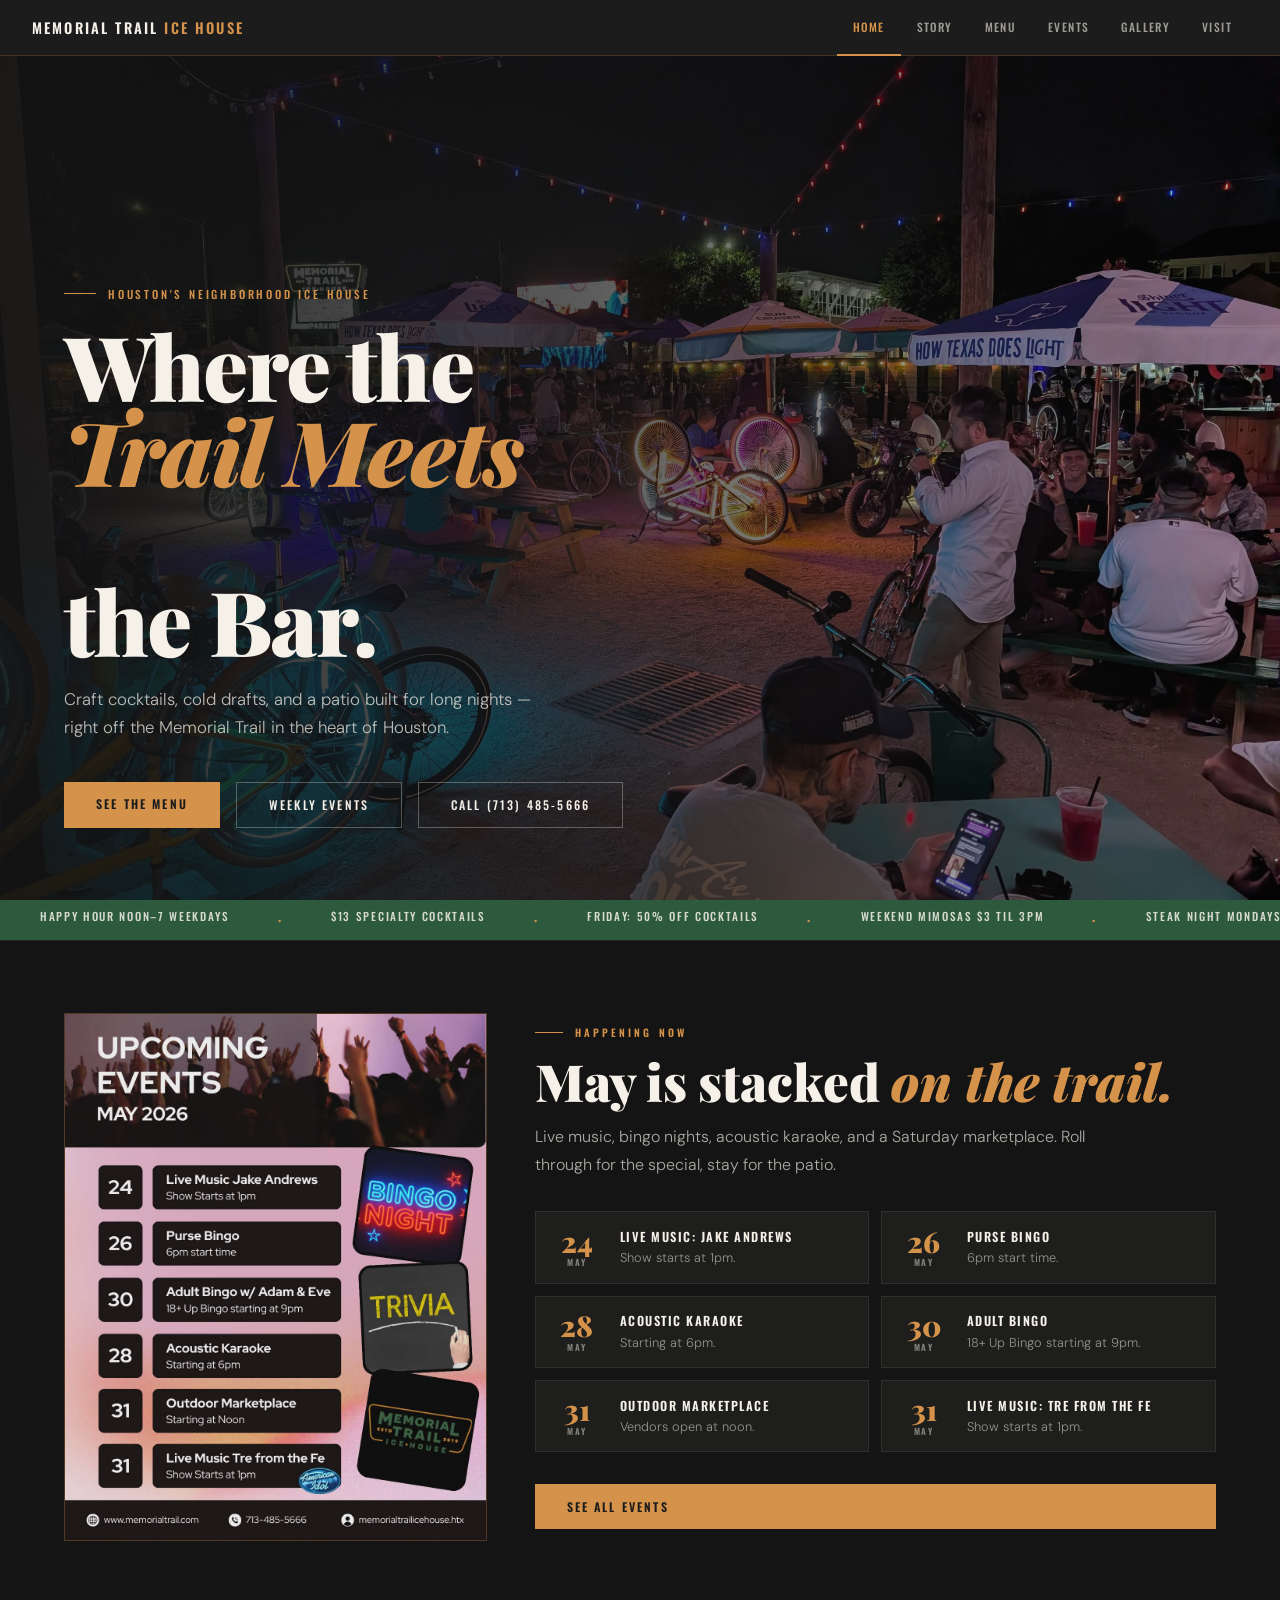
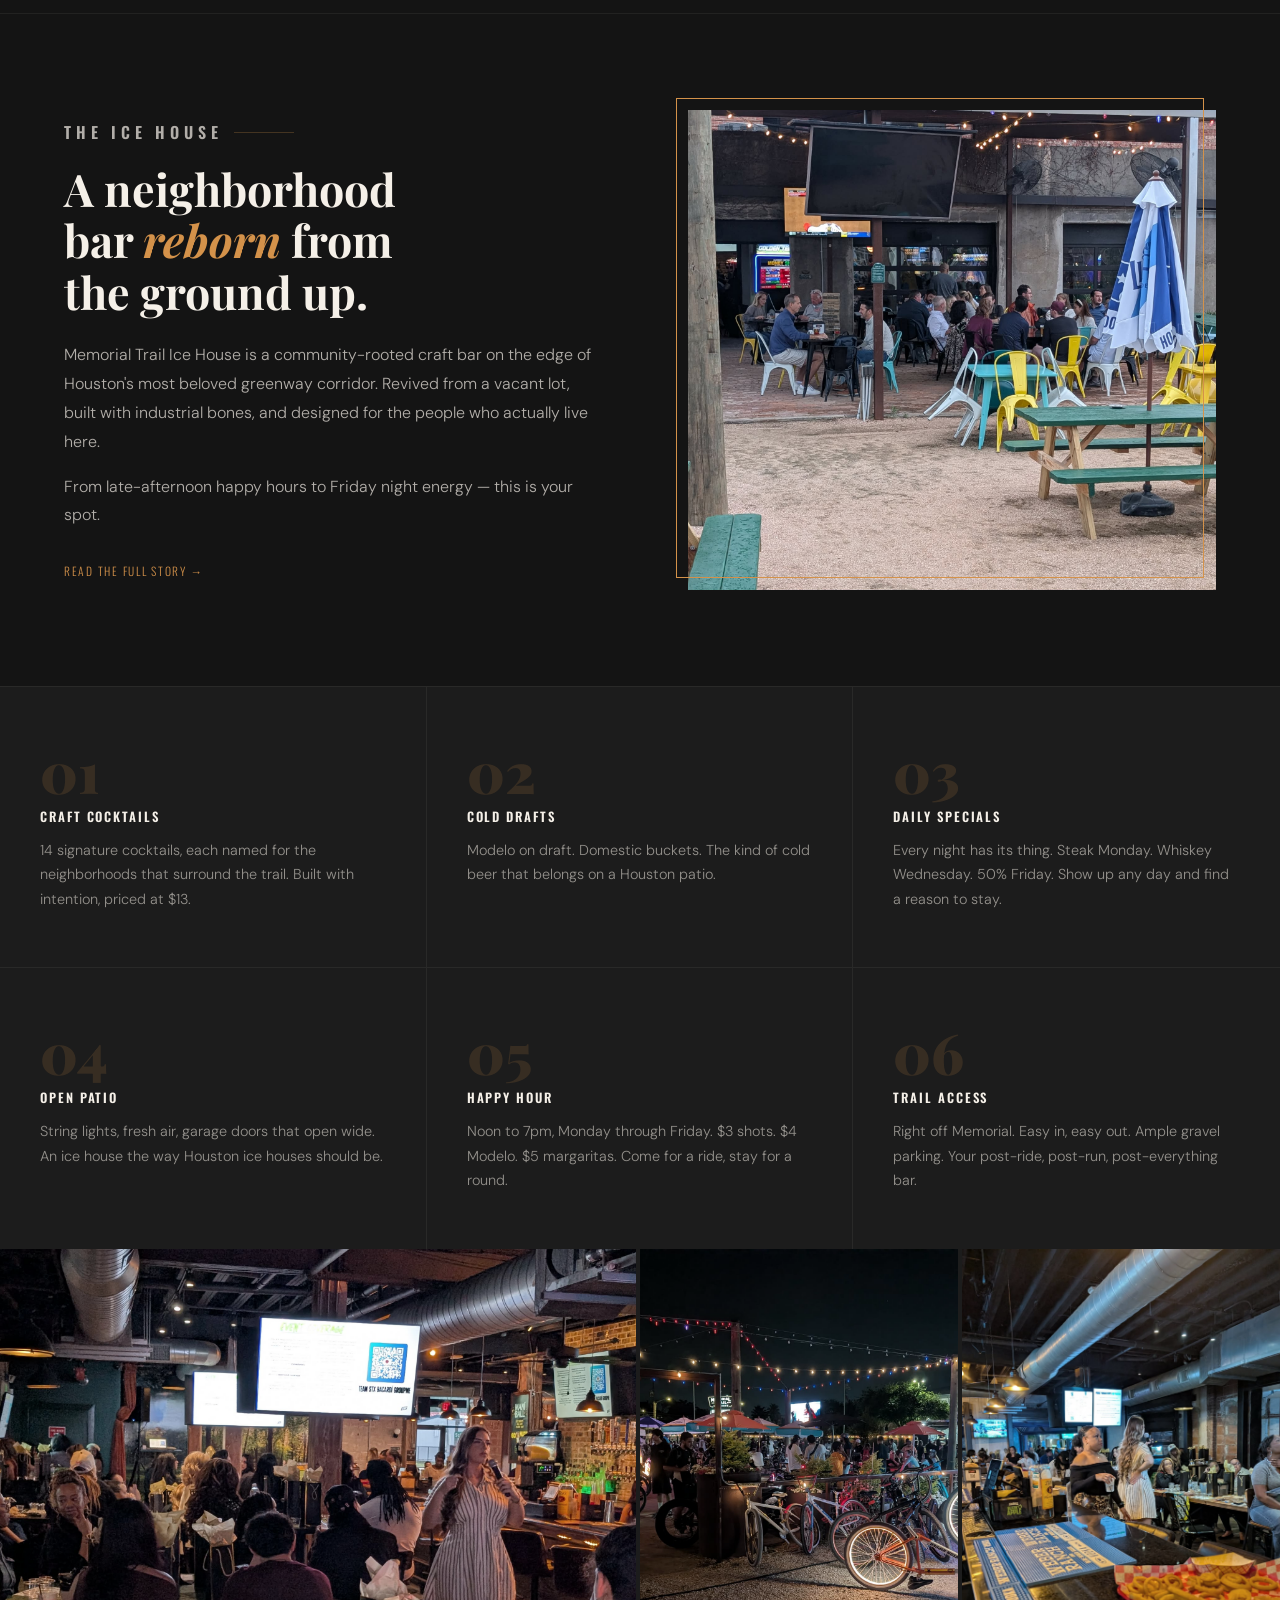
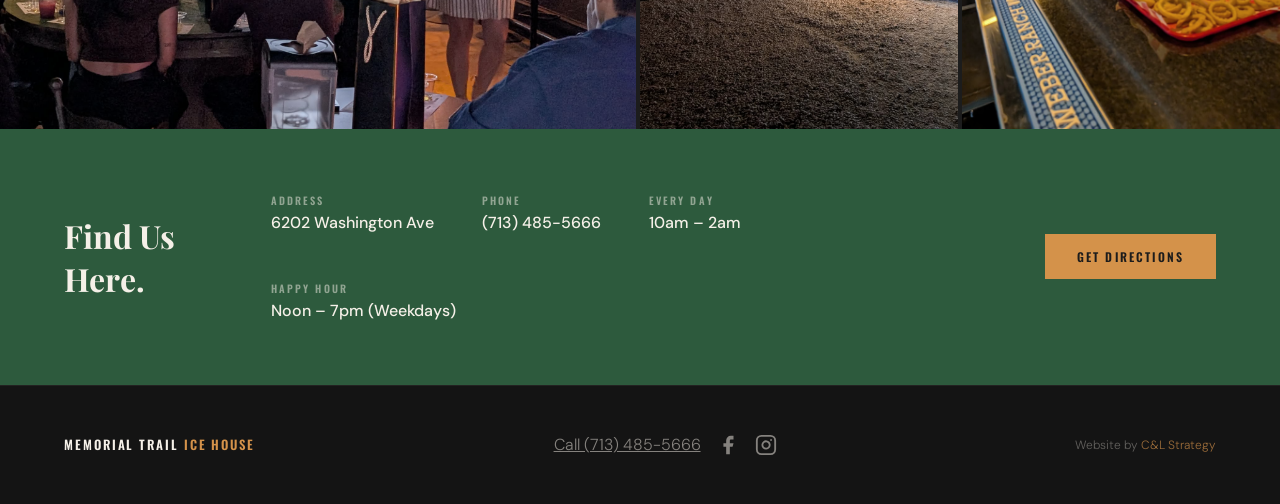
<file: index.html>
<!DOCTYPE html>
<html lang="en">
<head>
<meta charset="UTF-8">
<meta name="viewport" content="width=device-width, initial-scale=1.0">
<meta name="description" content="Memorial Trail Ice House at 6202 Washington Ave in Houston. Craft cocktails, cold drafts, patio seating, happy hour, events, and late-night neighborhood energy.">
<meta property="og:title" content="Memorial Trail Ice House - Houston, TX">
<meta property="og:description" content="Craft cocktails, cold drafts, and a patio built for long nights along Houston's Memorial Trail.">
<meta property="og:type" content="website">
<title>Memorial Trail Ice House — Houston, TX</title>
<link rel="preconnect" href="https://fonts.googleapis.com">
<link rel="preconnect" href="https://fonts.gstatic.com" crossorigin>
<link href="https://fonts.googleapis.com/css2?family=Playfair+Display:ital,wght@0,700;0,900;1,700&family=DM+Sans:wght@300;400;500&family=Oswald:wght@400;500;600&display=swap" rel="stylesheet">
<style>
  *, *::before, *::after { box-sizing: border-box; margin: 0; padding: 0; }

  :root {
    --charcoal: #1C1C1C;
    --green: #2D5A3D;
    --gold: #D4924A;
    --cream: #F5F0E8;
    --dark2: #141414;
    --mid: #2a2a2a;
  }

  html { scroll-behavior: smooth; }

  body {
    background: var(--charcoal);
    color: var(--cream);
    font-family: 'DM Sans', sans-serif;
    font-weight: 300;
    overflow-x: hidden;
  }

  /* ── NAV ── */
  nav {
    position: fixed;
    top: 0; left: 0; right: 0;
    z-index: 100;
    background: var(--charcoal);
    border-bottom: 1px solid rgba(212,146,74,0.2);
    display: flex;
    align-items: center;
    justify-content: space-between;
    padding: 0 2rem;
    height: 56px;
  }

  .nav-logo {
    font-family: 'Oswald', sans-serif;
    font-size: 0.9rem;
    font-weight: 600;
    letter-spacing: 0.15em;
    text-transform: uppercase;
    color: var(--cream);
    text-decoration: none;
    white-space: nowrap;
  }

  .nav-logo span { color: var(--gold); }

  .nav-links {
    display: flex;
    gap: 0;
    list-style: none;
  }

  .nav-links a {
    font-family: 'Oswald', sans-serif;
    font-size: 0.72rem;
    font-weight: 500;
    letter-spacing: 0.12em;
    text-transform: uppercase;
    color: rgba(245,240,232,0.6);
    text-decoration: none;
    padding: 0 1rem;
    height: 56px;
    display: flex;
    align-items: center;
    border-bottom: 2px solid transparent;
    transition: color 0.2s, border-color 0.2s;
  }

  .nav-links a:hover { color: var(--cream); }
  .nav-links a.active { color: var(--gold); border-bottom-color: var(--gold); }

  .nav-hamburger {
    display: none;
    flex-direction: column;
    gap: 5px;
    cursor: pointer;
    padding: 8px;
  }

  .nav-hamburger span {
    display: block;
    width: 24px;
    height: 2px;
    background: var(--cream);
    transition: all 0.3s;
  }

  .nav-mobile {
    display: none;
    position: fixed;
    top: 56px; left: 0; right: 0;
    background: var(--dark2);
    border-bottom: 1px solid rgba(212,146,74,0.2);
    z-index: 99;
    padding: 1rem 0;
  }

  .nav-mobile.open { display: block; }

  .nav-mobile a {
    display: block;
    font-family: 'Oswald', sans-serif;
    font-size: 0.85rem;
    letter-spacing: 0.12em;
    text-transform: uppercase;
    color: rgba(245,240,232,0.7);
    text-decoration: none;
    padding: 0.75rem 2rem;
    border-left: 3px solid transparent;
    transition: all 0.2s;
  }

  .nav-mobile a:hover, .nav-mobile a.active {
    color: var(--gold);
    border-left-color: var(--gold);
  }

  /* ── HERO ── */
  .hero {
    position: relative;
    height: 100vh;
    min-height: 600px;
    overflow: hidden;
    display: flex;
    align-items: flex-end;
    padding-bottom: 8vh;
  }

  .hero-bg {
    position: absolute;
    inset: 0;
    background-image: url('images/home/hero-night-patio-bikes.jpg');
    background-size: cover;
    background-position: center 52%;
    animation: kenburns 20s ease-in-out infinite alternate;
    transform-origin: center center;
  }

  @keyframes kenburns {
    0%   { transform: scale(1.0) translate(0, 0); }
    100% { transform: scale(1.12) translate(-2%, 1%); }
  }

  .hero-overlay {
    position: absolute;
    inset: 0;
    background: linear-gradient(
      to right,
      rgba(20,20,20,0.92) 0%,
      rgba(20,20,20,0.7) 45%,
      rgba(20,20,20,0.2) 100%
    );
  }

  .hero-content {
    position: relative;
    z-index: 2;
    max-width: 720px;
    padding: 0 3rem 0 4rem;
  }

  .hero-eyebrow {
    font-family: 'Oswald', sans-serif;
    font-size: 0.7rem;
    font-weight: 500;
    letter-spacing: 0.25em;
    text-transform: uppercase;
    color: var(--gold);
    margin-bottom: 1.25rem;
    display: flex;
    align-items: center;
    gap: 0.75rem;
  }

  .hero-eyebrow::before {
    content: '';
    display: block;
    width: 32px;
    height: 1px;
    background: var(--gold);
  }

  .hero-title {
    font-family: 'Playfair Display', serif;
    font-size: clamp(3.2rem, 7vw, 6rem);
    font-weight: 900;
    line-height: 0.95;
    letter-spacing: -0.02em;
    color: var(--cream);
    margin-bottom: 1.5rem;
  }

  .hero-title em {
    font-style: italic;
    color: var(--gold);
    display: block;
  }

  .hero-desc {
    font-size: 1.05rem;
    font-weight: 300;
    line-height: 1.65;
    color: rgba(245,240,232,0.75);
    max-width: 480px;
    margin-bottom: 2.5rem;
  }

  .hero-cta-row {
    display: flex;
    gap: 1rem;
    flex-wrap: wrap;
  }

  .btn-primary {
    font-family: 'Oswald', sans-serif;
    font-size: 0.75rem;
    font-weight: 600;
    letter-spacing: 0.18em;
    text-transform: uppercase;
    color: var(--charcoal);
    background: var(--gold);
    text-decoration: none;
    padding: 0.85rem 2rem;
    display: inline-block;
    transition: background 0.2s, transform 0.2s;
  }

  .btn-primary:hover {
    background: #e0a55a;
    transform: translateY(-1px);
  }

  .btn-outline {
    font-family: 'Oswald', sans-serif;
    font-size: 0.75rem;
    font-weight: 500;
    letter-spacing: 0.18em;
    text-transform: uppercase;
    color: var(--cream);
    background: transparent;
    text-decoration: none;
    padding: 0.85rem 2rem;
    display: inline-block;
    border: 1px solid rgba(245,240,232,0.3);
    transition: border-color 0.2s, color 0.2s;
  }

  .btn-outline:hover {
    border-color: var(--cream);
    color: var(--cream);
  }

  /* ── TICKER STRIP ── */
  .ticker {
    background: var(--green);
    height: 40px;
    overflow: hidden;
    display: flex;
    align-items: center;
  }

  .ticker-inner {
    display: flex;
    white-space: nowrap;
    animation: ticker 30s linear infinite;
  }

  .ticker-inner span {
    font-family: 'Oswald', sans-serif;
    font-size: 0.7rem;
    font-weight: 500;
    letter-spacing: 0.15em;
    text-transform: uppercase;
    color: rgba(245,240,232,0.85);
    padding: 0 2.5rem;
  }

  .ticker-inner span.dot {
    color: var(--gold);
    padding: 0 0.5rem;
    font-size: 1rem;
  }

  @keyframes ticker {
    0%   { transform: translateX(0); }
    100% { transform: translateX(-50%); }
  }

  /* ── CURRENT EVENTS BAND ── */
  .current-events {
    background: var(--dark2);
    border-top: 1px solid rgba(245,240,232,0.06);
    border-bottom: 1px solid rgba(245,240,232,0.06);
    padding: 4.5rem 4rem;
  }

  .current-events-inner {
    display: grid;
    grid-template-columns: minmax(260px, 0.62fr) 1fr;
    gap: 3rem;
    align-items: stretch;
  }

  .events-flyer-card {
    position: relative;
    min-height: 520px;
    overflow: hidden;
    background: #0d0d0d;
    border: 1px solid rgba(212,146,74,0.35);
  }

  .events-flyer-card img {
    width: 100%;
    height: 100%;
    object-fit: cover;
    display: block;
  }

  .events-content {
    display: flex;
    flex-direction: column;
    justify-content: center;
  }

  .events-kicker {
    font-family: 'Oswald', sans-serif;
    font-size: 0.65rem;
    font-weight: 600;
    letter-spacing: 0.3em;
    text-transform: uppercase;
    color: var(--gold);
    margin-bottom: 1rem;
    display: flex;
    align-items: center;
    gap: 0.75rem;
  }

  .events-kicker::before {
    content: '';
    width: 28px;
    height: 1px;
    background: var(--gold);
  }

  .events-title {
    font-family: 'Playfair Display', serif;
    font-size: clamp(2rem, 4vw, 3.6rem);
    font-weight: 900;
    line-height: 1;
    color: var(--cream);
    margin-bottom: 1rem;
  }

  .events-title em {
    color: var(--gold);
    font-style: italic;
  }

  .events-copy {
    max-width: 560px;
    font-size: 1rem;
    line-height: 1.75;
    color: rgba(245,240,232,0.68);
    margin-bottom: 2rem;
  }

  .event-list {
    display: grid;
    grid-template-columns: repeat(2, minmax(0, 1fr));
    gap: 0.75rem;
    margin-bottom: 2rem;
  }

  .event-chip {
    display: grid;
    grid-template-columns: 54px 1fr;
    gap: 1rem;
    align-items: center;
    background: rgba(245,240,232,0.045);
    border: 1px solid rgba(245,240,232,0.08);
    padding: 0.9rem;
  }

  .event-date {
    font-family: 'Playfair Display', serif;
    font-size: 1.8rem;
    font-weight: 900;
    line-height: 1;
    color: var(--gold);
    text-align: center;
  }

  .event-date span {
    display: block;
    font-family: 'Oswald', sans-serif;
    font-size: 0.55rem;
    font-weight: 600;
    letter-spacing: 0.16em;
    text-transform: uppercase;
    color: rgba(245,240,232,0.48);
    margin-top: 0.25rem;
  }

  .event-chip h3 {
    font-family: 'Oswald', sans-serif;
    font-size: 0.78rem;
    font-weight: 600;
    letter-spacing: 0.12em;
    text-transform: uppercase;
    color: var(--cream);
    margin-bottom: 0.2rem;
  }

  .event-chip p {
    font-size: 0.8rem;
    line-height: 1.45;
    color: rgba(245,240,232,0.55);
  }

  /* ── SECTIONS ── */
  section { padding: 6rem 4rem; }

  .section-label {
    font-family: 'Oswald', sans-serif;
    font-size: 0.65rem;
    font-weight: 600;
    letter-spacing: 0.3em;
    text-transform: uppercase;
    color: var(--gold);
    margin-bottom: 1rem;
    display: flex;
    align-items: center;
    gap: 0.75rem;
  }

  .section-label::after {
    content: '';
    flex: 1;
    height: 1px;
    background: rgba(212,146,74,0.25);
    max-width: 60px;
  }

  /* ── INTRO SPLIT ── */
  .intro-split {
    display: grid;
    grid-template-columns: 1fr 1fr;
    gap: 6rem;
    align-items: center;
    padding: 6rem 4rem;
    background: var(--dark2);
  }

  .intro-text h2 {
    font-family: 'Playfair Display', serif;
    font-size: clamp(2rem, 3.5vw, 3rem);
    font-weight: 700;
    line-height: 1.15;
    color: var(--cream);
    margin-bottom: 1.5rem;
  }

  .intro-text h2 em {
    font-style: italic;
    color: var(--gold);
  }

  .intro-text p {
    font-size: 1rem;
    line-height: 1.8;
    color: rgba(245,240,232,0.7);
    margin-bottom: 1rem;
  }

  .intro-text .link-more {
    font-family: 'Oswald', sans-serif;
    font-size: 0.72rem;
    letter-spacing: 0.15em;
    text-transform: uppercase;
    color: var(--gold);
    text-decoration: none;
    display: inline-flex;
    align-items: center;
    gap: 0.5rem;
    margin-top: 1rem;
    transition: gap 0.2s;
  }

  .intro-text .link-more:hover { gap: 0.9rem; }

  .intro-image {
    position: relative;
  }

  .intro-image img {
    width: 100%;
    height: 480px;
    object-fit: cover;
    display: block;
  }

  .intro-image::before {
    content: '';
    position: absolute;
    top: -12px;
    left: -12px;
    right: 12px;
    bottom: 12px;
    border: 1px solid var(--gold);
    pointer-events: none;
    z-index: 1;
  }

  /* ── FEATURE GRID ── */
  .features {
    display: grid;
    grid-template-columns: repeat(3, 1fr);
    gap: 0;
    padding: 0;
  }

  .feature {
    padding: 3.5rem 2.5rem;
    border-right: 1px solid rgba(245,240,232,0.06);
    border-top: 1px solid rgba(245,240,232,0.06);
  }

  .feature:nth-child(3n) { border-right: none; }

  .feature-num {
    font-family: 'Playfair Display', serif;
    font-size: 3.5rem;
    font-weight: 900;
    color: rgba(212,146,74,0.15);
    line-height: 1;
    margin-bottom: 0.5rem;
  }

  .feature h3 {
    font-family: 'Oswald', sans-serif;
    font-size: 0.8rem;
    font-weight: 600;
    letter-spacing: 0.15em;
    text-transform: uppercase;
    color: var(--cream);
    margin-bottom: 0.75rem;
  }

  .feature p {
    font-size: 0.9rem;
    line-height: 1.7;
    color: rgba(245,240,232,0.55);
  }

  /* ── PHOTO STRIP ── */
  .photo-strip {
    display: grid;
    grid-template-columns: 2fr 1fr 1fr;
    gap: 4px;
    padding: 0;
    height: 480px;
  }

  .photo-strip img {
    width: 100%;
    height: 100%;
    object-fit: cover;
    display: block;
    filter: saturate(0.85);
    transition: filter 0.4s;
  }

  .photo-strip img:hover { filter: saturate(1.1); }

  /* ── HOURS BAND ── */
  .hours-band {
    background: var(--green);
    padding: 4rem 4rem;
    display: flex;
    align-items: center;
    gap: 6rem;
    flex-wrap: wrap;
  }

  .hours-band h2 {
    font-family: 'Playfair Display', serif;
    font-size: clamp(1.8rem, 2.5vw, 2.4rem);
    font-weight: 700;
    color: var(--cream);
    flex-shrink: 0;
  }

  .hours-list {
    display: flex;
    gap: 3rem;
    flex-wrap: wrap;
    flex: 1;
  }

  .hours-item {
    display: flex;
    flex-direction: column;
    gap: 0.25rem;
  }

  .hours-day {
    font-family: 'Oswald', sans-serif;
    font-size: 0.65rem;
    font-weight: 600;
    letter-spacing: 0.2em;
    text-transform: uppercase;
    color: rgba(245,240,232,0.5);
  }

  .hours-time {
    font-family: 'DM Sans', sans-serif;
    font-size: 1rem;
    font-weight: 500;
    color: var(--cream);
  }

  /* ── FOOTER ── */
  footer {
    background: var(--dark2);
    border-top: 1px solid rgba(245,240,232,0.06);
    padding: 3rem 4rem;
    display: flex;
    justify-content: space-between;
    align-items: center;
    flex-wrap: wrap;
    gap: 1rem;
  }

  .footer-brand {
    font-family: 'Oswald', sans-serif;
    font-size: 0.8rem;
    font-weight: 600;
    letter-spacing: 0.15em;
    text-transform: uppercase;
    color: var(--cream);
  }

  .footer-brand span { color: var(--gold); }

  .footer-credit {
    font-size: 0.75rem;
    color: rgba(245,240,232,0.35);
  }

  .footer-credit a {
    color: rgba(212,146,74,0.7);
    text-decoration: none;
    transition: color 0.2s;
  }

  .footer-credit a:hover { color: var(--gold); }
  .footer-social {
    display: flex;
    gap: 1rem;
    align-items: center;
  }
  .footer-social a {
    color: rgba(245,240,232,0.5);
    transition: color 0.2s;
    display: flex;
    align-items: center;
  }
  .footer-social a:hover { color: var(--gold); }

  /* ── RESPONSIVE ── */
  @media (max-width: 900px) {
    .nav-links { display: none; }
    .nav-hamburger { display: flex; }

    .intro-split {
      grid-template-columns: 1fr;
      gap: 3rem;
      padding: 4rem 2rem;
    }

    .intro-image { display: none; }

    .features {
      grid-template-columns: 1fr;
    }

    .feature { border-right: none; }

    .photo-strip {
      grid-template-columns: 1fr;
      height: auto;
    }

    .photo-strip img { height: 260px; }

    .current-events {
      padding: 3.5rem 2rem;
    }

    .current-events-inner {
      grid-template-columns: 1fr;
      gap: 2rem;
    }

    .events-flyer-card {
      min-height: 0;
      max-height: 520px;
    }

    .event-list {
      grid-template-columns: 1fr;
    }

    section { padding: 4rem 2rem; }

    .hero {
      min-height: 720px;
      height: 100svh;
      padding-bottom: 7vh;
    }

    .hero-content {
      width: 100%;
      max-width: calc(100vw - 4rem);
      padding: 0 2rem;
    }

    .hero-title {
      font-size: clamp(3rem, 15vw, 4.2rem);
      letter-spacing: 0;
    }

    .hero-desc {
      max-width: 100%;
      font-size: 0.98rem;
    }

    .hours-band { padding: 3rem 2rem; gap: 2rem; }

    footer { padding: 2rem; flex-direction: column; align-items: flex-start; }
  }
</style>
</head>
<body>

<!-- NAV -->
<nav>
  <a href="index.html" class="nav-logo">Memorial Trail <span>Ice House</span></a>
  <ul class="nav-links">
    <li><a href="index.html" class="active">Home</a></li>
    <li><a href="story.html">Story</a></li>
    <li><a href="menu.html">Menu</a></li>
    <li><a href="events.html">Events</a></li>
    <li><a href="gallery.html">Gallery</a></li>
    <li><a href="contact.html">Visit</a></li>
  </ul>
  <div class="nav-hamburger" id="hamburger" onclick="toggleMenu()">
    <span></span><span></span><span></span>
  </div>
</nav>

<div class="nav-mobile" id="navMobile">
  <a href="index.html" class="active">Home</a>
  <a href="story.html">Story</a>
  <a href="menu.html">Menu</a>
  <a href="events.html">Events</a>
  <a href="gallery.html">Gallery</a>
  <a href="contact.html">Visit</a>
</div>

<!-- HERO -->
<div class="hero">
  <div class="hero-bg"></div>
  <div class="hero-overlay"></div>
  <div class="hero-content">
    <p class="hero-eyebrow">Houston's Neighborhood Ice House</p>
    <h1 class="hero-title">
      Where the<br>
      <em>Trail Meets</em><br>
      the Bar.
    </h1>
    <p class="hero-desc">
      Craft cocktails, cold drafts, and a patio built for long nights — right off the Memorial Trail in the heart of Houston.
    </p>
    <div class="hero-cta-row">
      <a href="menu.html" class="btn-primary">See the Menu</a>
      <a href="events.html" class="btn-outline">Weekly Events</a>
      <a href="tel:+17134855666" class="btn-outline">Call (713) 485-5666</a>
    </div>
  </div>
</div>

<!-- TICKER -->
<div class="ticker">
  <div class="ticker-inner">
    <span>Happy Hour Noon–7 Weekdays</span><span class="dot">·</span>
    <span>$13 Specialty Cocktails</span><span class="dot">·</span>
    <span>Friday: 50% Off Cocktails</span><span class="dot">·</span>
    <span>Weekend Mimosas $3 til 3pm</span><span class="dot">·</span>
    
    <span>Steak Night Mondays</span><span class="dot">·</span>
    <span>Happy Hour Noon–7 Weekdays</span><span class="dot">·</span>
    <span>$13 Specialty Cocktails</span><span class="dot">·</span>
    <span>Friday: 50% Off Cocktails</span><span class="dot">·</span>
    <span>Weekend Mimosas $3 til 3pm</span><span class="dot">·</span>
    
    <span>Steak Night Mondays</span><span class="dot">·</span>
  </div>
</div>

<!-- CURRENT EVENTS -->
<section class="current-events" aria-labelledby="current-events-title">
  <div class="current-events-inner">
    <figure class="events-flyer-card">
      <img src="images/home/current-events-may-2026.jpg" alt="May 2026 upcoming events flyer for Memorial Trail Ice House">
    </figure>
    <div class="events-content">
      <p class="events-kicker">Happening Now</p>
      <h2 class="events-title" id="current-events-title">May is stacked <em>on the trail.</em></h2>
      <p class="events-copy">Live music, bingo nights, acoustic karaoke, and a Saturday marketplace. Roll through for the special, stay for the patio.</p>
      <div class="event-list" aria-label="Current events">
        <article class="event-chip">
          <div class="event-date">24<span>May</span></div>
          <div>
            <h3>Live Music: Jake Andrews</h3>
            <p>Show starts at 1pm.</p>
          </div>
        </article>
        <article class="event-chip">
          <div class="event-date">26<span>May</span></div>
          <div>
            <h3>Purse Bingo</h3>
            <p>6pm start time.</p>
          </div>
        </article>
        <article class="event-chip">
          <div class="event-date">28<span>May</span></div>
          <div>
            <h3>Acoustic Karaoke</h3>
            <p>Starting at 6pm.</p>
          </div>
        </article>
        <article class="event-chip">
          <div class="event-date">30<span>May</span></div>
          <div>
            <h3>Adult Bingo</h3>
            <p>18+ Up Bingo starting at 9pm.</p>
          </div>
        </article>
        <article class="event-chip">
          <div class="event-date">31<span>May</span></div>
          <div>
            <h3>Outdoor Marketplace</h3>
            <p>Vendors open at noon.</p>
          </div>
        </article>
        <article class="event-chip">
          <div class="event-date">31<span>May</span></div>
          <div>
            <h3>Live Music: Tre from the Fe</h3>
            <p>Show starts at 1pm.</p>
          </div>
        </article>
      </div>
      <a href="events.html" class="btn-primary">See All Events</a>
    </div>
  </div>
</section>

<!-- INTRO SPLIT -->
<div class="intro-split">
  <div class="intro-text">
    <p class="section-label">The Ice House</p>
    <h2>A neighborhood<br>bar <em>reborn</em> from<br>the ground up.</h2>
    <p>Memorial Trail Ice House is a community-rooted craft bar on the edge of Houston's most beloved greenway corridor. Revived from a vacant lot, built with industrial bones, and designed for the people who actually live here.</p>
    <p>From late-afternoon happy hours to Friday night energy — this is your spot.</p>
    <a href="story.html" class="link-more">Read the full story →</a>
  </div>
  <div class="intro-image">
    <img src="images/home/patio-day-entrance.jpg" alt="Daytime patio seating at Memorial Trail Ice House">
  </div>
</div>

<!-- FEATURES -->
<div class="features">
  <div class="feature">
    <div class="feature-num">01</div>
    <h3>Craft Cocktails</h3>
    <p>14 signature cocktails, each named for the neighborhoods that surround the trail. Built with intention, priced at $13.</p>
  </div>
  <div class="feature">
    <div class="feature-num">02</div>
    <h3>Cold Drafts</h3>
    <p>Modelo on draft. Domestic buckets. The kind of cold beer that belongs on a Houston patio.</p>
  </div>
  <div class="feature">
    <div class="feature-num">03</div>
    <h3>Daily Specials</h3>
    <p>Every night has its thing. Steak Monday. Whiskey Wednesday. 50% Friday. Show up any day and find a reason to stay.</p>
  </div>
  <div class="feature">
    <div class="feature-num">04</div>
    <h3>Open Patio</h3>
    <p>String lights, fresh air, garage doors that open wide. An ice house the way Houston ice houses should be.</p>
  </div>
  <div class="feature">
    <div class="feature-num">05</div>
    <h3>Happy Hour</h3>
    <p>Noon to 7pm, Monday through Friday. $3 shots. $4 Modelo. $5 margaritas. Come for a ride, stay for a round.</p>
  </div>
  <div class="feature">
    <div class="feature-num">06</div>
    <h3>Trail Access</h3>
    <p>Right off Memorial. Easy in, easy out. Ample gravel parking. Your post-ride, post-run, post-everything bar.</p>
  </div>
</div>

<!-- PHOTO STRIP -->
<div class="photo-strip" aria-label="Memorial Trail Ice House scenes">
  <img src="images/home/event-crowd-inside.jpg" alt="Guests gathered inside Memorial Trail Ice House for an event">
  <img src="images/home/night-bike-rack.jpg" alt="Bikes parked outside under patio string lights">
  <img src="images/home/bar-food-service.jpg" alt="Food and drinks served at the Memorial Trail Ice House bar">
</div>

<!-- HOURS BAND -->
<div class="hours-band">
  <h2>Find Us<br>Here.</h2>
  <div class="hours-list">
    <div class="hours-item">
      <span class="hours-day">Address</span>
      <span class="hours-time">6202 Washington Ave</span>
    </div>
    <div class="hours-item">
      <span class="hours-day">Phone</span>
      <span class="hours-time">(713) 485-5666</span>
    </div>
    <div class="hours-item">
      <span class="hours-day">Every Day</span>
      <span class="hours-time">10am – 2am</span>
    </div>
    <div class="hours-item">
      <span class="hours-day">Happy Hour</span>
      <span class="hours-time">Noon – 7pm (Weekdays)</span>
    </div>
  </div>
  <a href="contact.html" class="btn-primary" style="flex-shrink:0;">Get Directions</a>
</div>

<!-- FOOTER -->
<footer>
  <div class="footer-brand">Memorial Trail <span>Ice House</span></div>
  <div class="footer-social">
    <a href="tel:+17134855666" aria-label="Call Memorial Trail Ice House">Call (713) 485-5666</a>
    <a href="https://www.facebook.com/groups/memorialtrailicehouse" target="_blank" rel="noopener" aria-label="Facebook">
      <svg width="22" height="22" viewBox="0 0 24 24" fill="currentColor"><path d="M18 2h-3a5 5 0 0 0-5 5v3H7v4h3v8h4v-8h3l1-4h-4V7a1 1 0 0 1 1-1h3z"/></svg>
    </a>
    <a href="https://www.instagram.com/memorial_trail_ice_house_htx/" target="_blank" rel="noopener" aria-label="Instagram">
      <svg width="22" height="22" viewBox="0 0 24 24" fill="none" stroke="currentColor" stroke-width="2" stroke-linecap="round" stroke-linejoin="round"><rect x="2" y="2" width="20" height="20" rx="5" ry="5"/><path d="M16 11.37A4 4 0 1 1 12.63 8 4 4 0 0 1 16 11.37z"/><line x1="17.5" y1="6.5" x2="17.51" y2="6.5"/></svg>
    </a>
  </div>
  <div class="footer-credit">Website by <a href="https://clstrategy.co" target="_blank">C&amp;L Strategy</a></div>
</footer>

<script>
  function toggleMenu() {
    document.getElementById('navMobile').classList.toggle('open');
  }
</script>

</body>
</html>
</file>
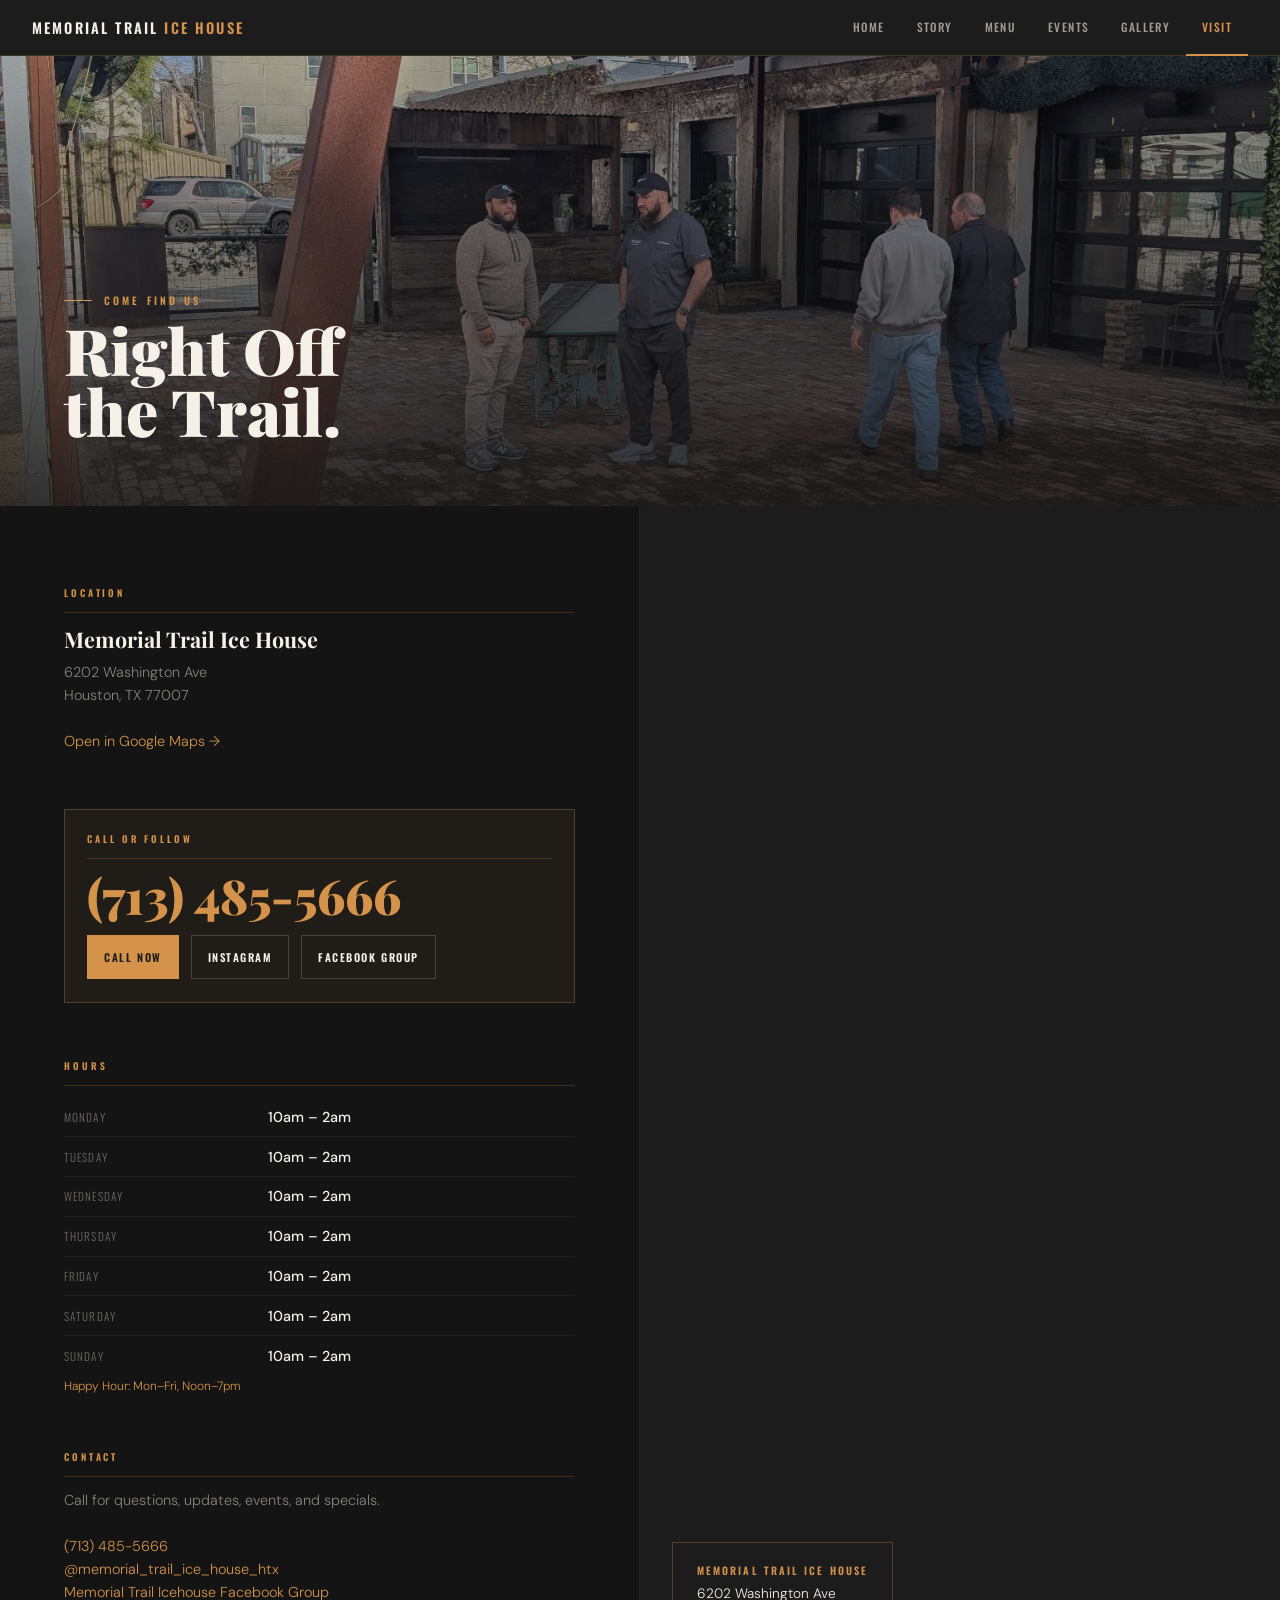
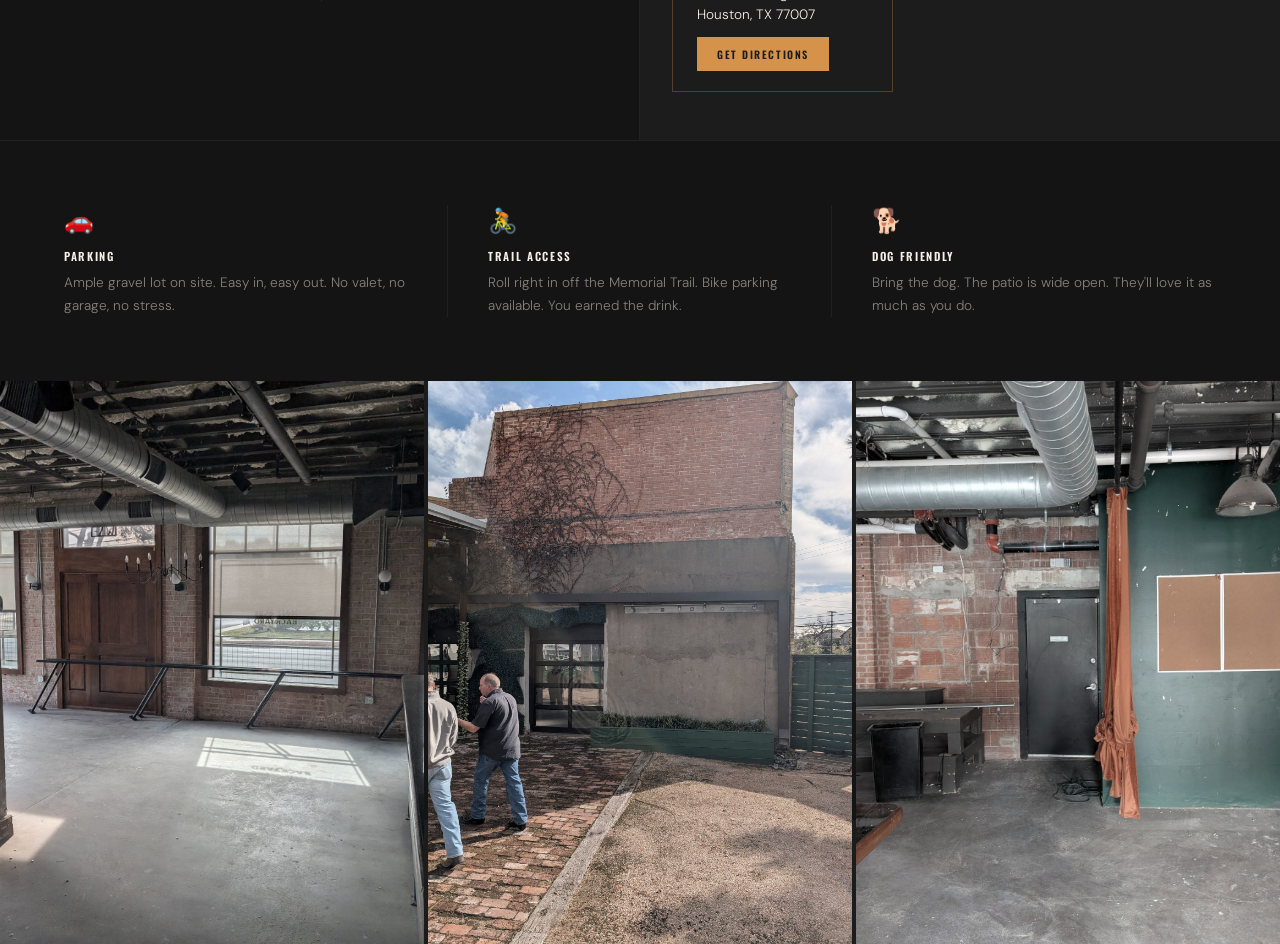
<file: contact.html>
<!DOCTYPE html>
<html lang="en">
<head>
<meta charset="UTF-8">
<meta name="viewport" content="width=device-width, initial-scale=1.0">
<meta name="description" content="Visit Memorial Trail Ice House at 6202 Washington Ave in Houston. Call (713) 485-5666, get directions, and follow the latest updates.">
<title>Visit — Memorial Trail Ice House</title>
<link rel="preconnect" href="https://fonts.googleapis.com">
<link rel="preconnect" href="https://fonts.gstatic.com" crossorigin>
<link href="https://fonts.googleapis.com/css2?family=Playfair+Display:ital,wght@0,700;0,900;1,700&family=DM+Sans:wght@300;400;500&family=Oswald:wght@400;500;600&display=swap" rel="stylesheet">
<style>
  *, *::before, *::after { box-sizing: border-box; margin: 0; padding: 0; }

  :root {
    --charcoal: #1C1C1C;
    --green: #2D5A3D;
    --gold: #D4924A;
    --cream: #F5F0E8;
    --dark2: #141414;
  }

  body {
    background: var(--charcoal);
    color: var(--cream);
    font-family: 'DM Sans', sans-serif;
    font-weight: 300;
    overflow-x: hidden;
  }

  /* NAV */
  nav {
    position: fixed;
    top: 0; left: 0; right: 0;
    z-index: 100;
    background: var(--charcoal);
    border-bottom: 1px solid rgba(212,146,74,0.2);
    display: flex;
    align-items: center;
    justify-content: space-between;
    padding: 0 2rem;
    height: 56px;
  }

  .nav-logo {
    font-family: 'Oswald', sans-serif;
    font-size: 0.9rem;
    font-weight: 600;
    letter-spacing: 0.15em;
    text-transform: uppercase;
    color: var(--cream);
    text-decoration: none;
  }

  .nav-logo span { color: var(--gold); }

  .nav-links {
    display: flex;
    gap: 0;
    list-style: none;
  }

  .nav-links a {
    font-family: 'Oswald', sans-serif;
    font-size: 0.72rem;
    font-weight: 500;
    letter-spacing: 0.12em;
    text-transform: uppercase;
    color: rgba(245,240,232,0.6);
    text-decoration: none;
    padding: 0 1rem;
    height: 56px;
    display: flex;
    align-items: center;
    border-bottom: 2px solid transparent;
    transition: color 0.2s, border-color 0.2s;
  }

  .nav-links a:hover { color: var(--cream); }
  .nav-links a.active { color: var(--gold); border-bottom-color: var(--gold); }

  .nav-hamburger {
    display: none;
    flex-direction: column;
    gap: 5px;
    cursor: pointer;
    padding: 8px;
  }

  .nav-hamburger span {
    display: block;
    width: 24px;
    height: 2px;
    background: var(--cream);
  }

  .nav-mobile {
    display: none;
    position: fixed;
    top: 56px; left: 0; right: 0;
    background: var(--dark2);
    border-bottom: 1px solid rgba(212,146,74,0.2);
    z-index: 99;
    padding: 1rem 0;
  }

  .nav-mobile.open { display: block; }

  .nav-mobile a {
    display: block;
    font-family: 'Oswald', sans-serif;
    font-size: 0.85rem;
    letter-spacing: 0.12em;
    text-transform: uppercase;
    color: rgba(245,240,232,0.7);
    text-decoration: none;
    padding: 0.75rem 2rem;
    border-left: 3px solid transparent;
    transition: all 0.2s;
  }

  .nav-mobile a:hover, .nav-mobile a.active {
    color: var(--gold);
    border-left-color: var(--gold);
  }

  /* HERO PHOTO */
  .page-hero {
    margin-top: 56px;
    position: relative;
    height: 50vh;
    min-height: 340px;
    overflow: hidden;
  }

  .page-hero-bg {
    position: absolute;
    inset: 0;
    background-image: url('images/gallery/exterior-entrance.jpg');
    background-size: cover;
    background-position: center 45%;
    animation: kenburns 18s ease-in-out infinite alternate;
  }

  @keyframes kenburns {
    0%   { transform: scale(1.0); }
    100% { transform: scale(1.07) translate(1%, 0); }
  }

  .page-hero-overlay {
    position: absolute;
    inset: 0;
    background: linear-gradient(to bottom, rgba(20,20,20,0.3) 0%, rgba(20,20,20,0.85) 100%);
  }

  .page-hero-content {
    position: relative;
    z-index: 2;
    height: 100%;
    display: flex;
    align-items: flex-end;
    padding: 0 4rem 4rem;
  }

  .page-eyebrow {
    font-family: 'Oswald', sans-serif;
    font-size: 0.65rem;
    font-weight: 600;
    letter-spacing: 0.3em;
    text-transform: uppercase;
    color: var(--gold);
    margin-bottom: 0.75rem;
    display: flex;
    align-items: center;
    gap: 0.75rem;
  }

  .page-eyebrow::before {
    content: '';
    width: 28px;
    height: 1px;
    background: var(--gold);
  }

  .page-title {
    font-family: 'Playfair Display', serif;
    font-size: clamp(2.5rem, 5vw, 4.5rem);
    font-weight: 900;
    line-height: 0.95;
    color: var(--cream);
  }

  /* MAIN CONTENT */
  .contact-layout {
    display: grid;
    grid-template-columns: 1fr 1fr;
    min-height: 560px;
  }

  .contact-info {
    padding: 5rem 4rem;
    background: var(--dark2);
    border-right: 1px solid rgba(245,240,232,0.06);
  }

  .info-block {
    margin-bottom: 3.5rem;
  }

  .info-label {
    font-family: 'Oswald', sans-serif;
    font-size: 0.6rem;
    font-weight: 600;
    letter-spacing: 0.3em;
    text-transform: uppercase;
    color: var(--gold);
    margin-bottom: 0.75rem;
    padding-bottom: 0.75rem;
    border-bottom: 1px solid rgba(212,146,74,0.2);
  }

  .info-primary {
    font-family: 'Playfair Display', serif;
    font-size: 1.35rem;
    font-weight: 700;
    color: var(--cream);
    line-height: 1.35;
    margin-bottom: 0.4rem;
  }

  .info-secondary {
    font-size: 0.9rem;
    color: rgba(245,240,232,0.5);
    line-height: 1.6;
  }

  .info-secondary a {
    color: var(--gold);
    text-decoration: none;
  }

  .info-secondary a:hover { text-decoration: underline; }

  .contact-card {
    border: 1px solid rgba(212,146,74,0.28);
    background: rgba(212,146,74,0.06);
    padding: 1.4rem;
    margin-bottom: 3.5rem;
  }

  .contact-phone {
    display: block;
    font-family: 'Playfair Display', serif;
    font-size: clamp(2rem, 4vw, 3rem);
    font-weight: 900;
    line-height: 1;
    color: var(--gold);
    text-decoration: none;
    margin: 0.6rem 0 1rem;
  }

  .contact-actions {
    display: flex;
    flex-wrap: wrap;
    gap: 0.75rem;
  }

  .contact-button {
    display: inline-flex;
    align-items: center;
    justify-content: center;
    min-height: 44px;
    padding: 0.7rem 1rem;
    border: 1px solid rgba(245,240,232,0.18);
    color: var(--cream);
    font-family: 'Oswald', sans-serif;
    font-size: 0.68rem;
    font-weight: 600;
    letter-spacing: 0.14em;
    text-transform: uppercase;
    text-decoration: none;
    transition: border-color 0.2s, color 0.2s, background 0.2s;
  }

  .contact-button.primary {
    background: var(--gold);
    border-color: var(--gold);
    color: var(--charcoal);
  }

  .contact-button:hover {
    border-color: var(--gold);
    color: var(--gold);
  }

  .contact-button.primary:hover {
    color: var(--charcoal);
    background: #e0a55a;
  }

  /* HOURS TABLE */
  .hours-table {
    width: 100%;
    border-collapse: collapse;
  }

  .hours-table tr {
    border-bottom: 1px solid rgba(245,240,232,0.05);
  }

  .hours-table tr:last-child { border-bottom: none; }

  .hours-table td {
    padding: 0.65rem 0;
    font-size: 0.9rem;
    color: rgba(245,240,232,0.6);
  }

  .hours-table td:first-child {
    font-family: 'Oswald', sans-serif;
    font-size: 0.7rem;
    letter-spacing: 0.1em;
    text-transform: uppercase;
    color: rgba(245,240,232,0.4);
    width: 40%;
  }

  .hours-table td.highlight {
    color: var(--cream);
    font-weight: 500;
  }

  .hours-special {
    font-size: 0.75rem;
    color: var(--gold);
    margin-top: 0.2rem;
  }

  /* MAP SIDE */
  .map-side {
    position: relative;
    background: var(--charcoal);
  }

  .map-embed {
    width: 100%;
    height: 100%;
    min-height: 560px;
    border: none;
    display: block;
    filter: saturate(0.4) contrast(1.2);
  }

  .map-pin {
    position: absolute;
    bottom: 3rem;
    left: 2rem;
    background: var(--charcoal);
    border: 1px solid rgba(212,146,74,0.3);
    padding: 1.25rem 1.5rem;
    max-width: 280px;
  }

  .map-pin-name {
    font-family: 'Oswald', sans-serif;
    font-size: 0.65rem;
    font-weight: 600;
    letter-spacing: 0.2em;
    text-transform: uppercase;
    color: var(--gold);
    margin-bottom: 0.4rem;
  }

  .map-pin-addr {
    font-size: 0.85rem;
    color: var(--cream);
    line-height: 1.5;
    margin-bottom: 0.75rem;
  }

  .btn-map {
    font-family: 'Oswald', sans-serif;
    font-size: 0.65rem;
    font-weight: 600;
    letter-spacing: 0.15em;
    text-transform: uppercase;
    color: var(--charcoal);
    background: var(--gold);
    text-decoration: none;
    padding: 0.6rem 1.25rem;
    display: inline-block;
    transition: background 0.2s;
  }

  .btn-map:hover { background: #e0a55a; }

  /* PARKING & NOTES */
  .notes-strip {
    background: var(--dark2);
    padding: 4rem;
    display: grid;
    grid-template-columns: repeat(3, 1fr);
    gap: 0;
    border-top: 1px solid rgba(245,240,232,0.06);
  }

  .note-card {
    padding: 0 2.5rem 0 0;
    border-right: 1px solid rgba(245,240,232,0.06);
  }

  .note-card:last-child { border-right: none; padding-right: 0; padding-left: 2.5rem; }
  .note-card:nth-child(2) { padding-left: 2.5rem; }

  .note-icon {
    font-size: 1.5rem;
    margin-bottom: 0.75rem;
  }

  .note-title {
    font-family: 'Oswald', sans-serif;
    font-size: 0.7rem;
    font-weight: 600;
    letter-spacing: 0.15em;
    text-transform: uppercase;
    color: var(--cream);
    margin-bottom: 0.5rem;
  }

  .note-body {
    font-size: 0.85rem;
    color: rgba(245,240,232,0.5);
    line-height: 1.65;
  }

  /* PHOTO STRIP */
  .photo-strip {
    display: grid;
    grid-template-columns: 1fr 1fr 1fr;
    gap: 4px;
    height: 320px;
  }

  .photo-strip img {
    width: 100%;
    height: 100%;
    object-fit: cover;
    display: block;
    filter: saturate(0.7);
    transition: filter 0.4s;
  }

  .photo-strip img:hover { filter: saturate(1); }

  /* FOOTER */
  footer {
    background: var(--dark2);
    border-top: 1px solid rgba(245,240,232,0.06);
    padding: 3rem 4rem;
    display: flex;
    justify-content: space-between;
    align-items: center;
    flex-wrap: wrap;
    gap: 1rem;
  }

  .footer-brand {
    font-family: 'Oswald', sans-serif;
    font-size: 0.8rem;
    font-weight: 600;
    letter-spacing: 0.15em;
    text-transform: uppercase;
    color: var(--cream);
  }

  .footer-brand span { color: var(--gold); }

  .footer-credit {
    font-size: 0.75rem;
    color: rgba(245,240,232,0.35);
  }

  .footer-credit a {
    color: rgba(212,146,74,0.7);
    text-decoration: none;
  }

  .footer-credit a:hover { color: var(--gold); }
  .footer-social {
    display: flex;
    gap: 1rem;
    align-items: center;
  }
  .footer-social a {
    color: rgba(245,240,232,0.5);
    transition: color 0.2s;
    display: flex;
    align-items: center;
  }
  .footer-social a:hover { color: var(--gold); }

  @media (max-width: 900px) {
    .nav-links { display: none; }
    .nav-hamburger { display: flex; }
    .page-hero-content { padding: 0 2rem 2.5rem; }
    .contact-layout { grid-template-columns: 1fr; }
    .contact-info { padding: 3.5rem 2rem; }
    .map-side { display: none; }
    .notes-strip { grid-template-columns: 1fr; padding: 3rem 2rem; gap: 2rem; }
    .note-card { padding: 0; border-right: none; border-bottom: 1px solid rgba(245,240,232,0.06); padding-bottom: 2rem; }
    .note-card:last-child { border-bottom: none; padding-bottom: 0; padding-left: 0; }
    .note-card:nth-child(2) { padding-left: 0; }
    .photo-strip { height: 200px; }
    footer { padding: 2rem; flex-direction: column; align-items: flex-start; }
  }
</style>
</head>
<body>

<nav>
  <a href="index.html" class="nav-logo">Memorial Trail <span>Ice House</span></a>
  <ul class="nav-links">
    <li><a href="index.html">Home</a></li>
    <li><a href="story.html">Story</a></li>
    <li><a href="menu.html">Menu</a></li>
    <li><a href="events.html">Events</a></li>
    <li><a href="gallery.html">Gallery</a></li>
    <li><a href="contact.html" class="active">Visit</a></li>
  </ul>
  <div class="nav-hamburger" id="hamburger" onclick="toggleMenu()">
    <span></span><span></span><span></span>
  </div>
</nav>

<div class="nav-mobile" id="navMobile">
  <a href="index.html">Home</a>
  <a href="story.html">Story</a>
  <a href="menu.html">Menu</a>
  <a href="events.html">Events</a>
  <a href="gallery.html">Gallery</a>
  <a href="contact.html" class="active">Visit</a>
</div>

<!-- PAGE HERO -->
<div class="page-hero">
  <div class="page-hero-bg"></div>
  <div class="page-hero-overlay"></div>
  <div class="page-hero-content">
    <div>
      <p class="page-eyebrow">Come Find Us</p>
      <h1 class="page-title">Right Off<br>the Trail.</h1>
    </div>
  </div>
</div>

<!-- CONTACT LAYOUT -->
<div class="contact-layout">
  <div class="contact-info">

    <div class="info-block">
      <div class="info-label">Location</div>
      <div class="info-primary">Memorial Trail Ice House</div>
      <div class="info-secondary">
        6202 Washington Ave<br>
        Houston, TX 77007<br><br>
        <a href="https://maps.google.com/?q=6202+Washington+Ave+Houston+TX+77007" target="_blank">Open in Google Maps →</a>
      </div>
    </div>

    <div class="contact-card">
      <div class="info-label">Call or Follow</div>
      <a class="contact-phone" href="tel:+17134855666">(713) 485-5666</a>
      <div class="contact-actions" aria-label="Contact links">
        <a class="contact-button primary" href="tel:+17134855666">Call Now</a>
        <a class="contact-button" href="https://www.instagram.com/memorial_trail_ice_house_htx/" target="_blank" rel="noopener">Instagram</a>
        <a class="contact-button" href="https://www.facebook.com/groups/memorialtrailicehouse" target="_blank" rel="noopener">Facebook Group</a>
      </div>
    </div>

    <div class="info-block">
      <div class="info-label">Hours</div>
      <table class="hours-table">
        <tr>
          <td>Monday</td>
          <td class="highlight">10am – 2am</td>
        </tr>
        <tr>
          <td>Tuesday</td>
          <td class="highlight">10am – 2am</td>
        </tr>
        <tr>
          <td>Wednesday</td>
          <td class="highlight">10am – 2am</td>
        </tr>
        <tr>
          <td>Thursday</td>
          <td class="highlight">10am – 2am</td>
        </tr>
        <tr>
          <td>Friday</td>
          <td class="highlight">10am – 2am</td>
        </tr>
        <tr>
          <td>Saturday</td>
          <td class="highlight">10am – 2am</td>
        </tr>
        <tr>
          <td>Sunday</td>
          <td class="highlight">10am – 2am</td>
        </tr>
      </table>
      <div class="hours-special">Happy Hour: Mon–Fri, Noon–7pm</div>
    </div>

    <div class="info-block">
      <div class="info-label">Contact</div>
      <div class="info-secondary">
        Call for questions, updates, events, and specials.<br><br>
        <a href="tel:+17134855666">(713) 485-5666</a><br>
        <a href="https://www.instagram.com/memorial_trail_ice_house_htx/" target="_blank" rel="noopener">@memorial_trail_ice_house_htx</a><br>
        <a href="https://www.facebook.com/groups/memorialtrailicehouse" target="_blank" rel="noopener">Memorial Trail Icehouse Facebook Group</a>
      </div>
    </div>

  </div>

  <div class="map-side">
    <iframe
      class="map-embed"
      src="https://www.google.com/maps?q=6202%20Washington%20Ave%20Houston%20TX%2077007&output=embed"
      allowfullscreen=""
      loading="lazy"
      referrerpolicy="no-referrer-when-downgrade"
      title="Memorial Trail Ice House Map">
    </iframe>
    <div class="map-pin">
      <div class="map-pin-name">Memorial Trail Ice House</div>
      <div class="map-pin-addr">6202 Washington Ave<br>Houston, TX 77007</div>
      <a href="https://maps.google.com/?q=6202+Washington+Ave+Houston+TX+77007" target="_blank" class="btn-map">Get Directions</a>
    </div>
  </div>
</div>

<!-- NOTES STRIP -->
<div class="notes-strip">
  <div class="note-card">
    <div class="note-icon">🚗</div>
    <div class="note-title">Parking</div>
    <div class="note-body">Ample gravel lot on site. Easy in, easy out. No valet, no garage, no stress.</div>
  </div>
  <div class="note-card">
    <div class="note-icon">🚴</div>
    <div class="note-title">Trail Access</div>
    <div class="note-body">Roll right in off the Memorial Trail. Bike parking available. You earned the drink.</div>
  </div>
  <div class="note-card">
    <div class="note-icon">🐕</div>
    <div class="note-title">Dog Friendly</div>
    <div class="note-body">Bring the dog. The patio is wide open. They'll love it as much as you do.</div>
  </div>
</div>

<!-- PHOTO STRIP -->
<div class="photo-strip">
  <img src="images/gallery/gravel-lot.jpg" alt="Gravel Lot Parking">
  <img src="images/gallery/exterior-brick.jpg" alt="Exterior">
  <img src="images/gallery/garage-doors.jpg" alt="Garage Doors Open">
</div>

<!-- FOOTER -->
<footer>
  <div class="footer-brand">Memorial Trail <span>Ice House</span></div>
  <div class="footer-social">
    <a href="tel:+17134855666" aria-label="Call Memorial Trail Ice House">Call (713) 485-5666</a>
    <a href="https://www.facebook.com/groups/memorialtrailicehouse" target="_blank" rel="noopener" aria-label="Facebook">
      <svg width="22" height="22" viewBox="0 0 24 24" fill="currentColor"><path d="M18 2h-3a5 5 0 0 0-5 5v3H7v4h3v8h4v-8h3l1-4h-4V7a1 1 0 0 1 1-1h3z"/></svg>
    </a>
    <a href="https://www.instagram.com/memorial_trail_ice_house_htx/" target="_blank" rel="noopener" aria-label="Instagram">
      <svg width="22" height="22" viewBox="0 0 24 24" fill="none" stroke="currentColor" stroke-width="2" stroke-linecap="round" stroke-linejoin="round"><rect x="2" y="2" width="20" height="20" rx="5" ry="5"/><path d="M16 11.37A4 4 0 1 1 12.63 8 4 4 0 0 1 16 11.37z"/><line x1="17.5" y1="6.5" x2="17.51" y2="6.5"/></svg>
    </a>
  </div>
  <div class="footer-credit">Website by <a href="https://clstrategy.co" target="_blank">C&amp;L Strategy</a></div>
</footer>

<script>
  function toggleMenu() {
    document.getElementById('navMobile').classList.toggle('open');
  }
</script>

</body>
</html>
</file>
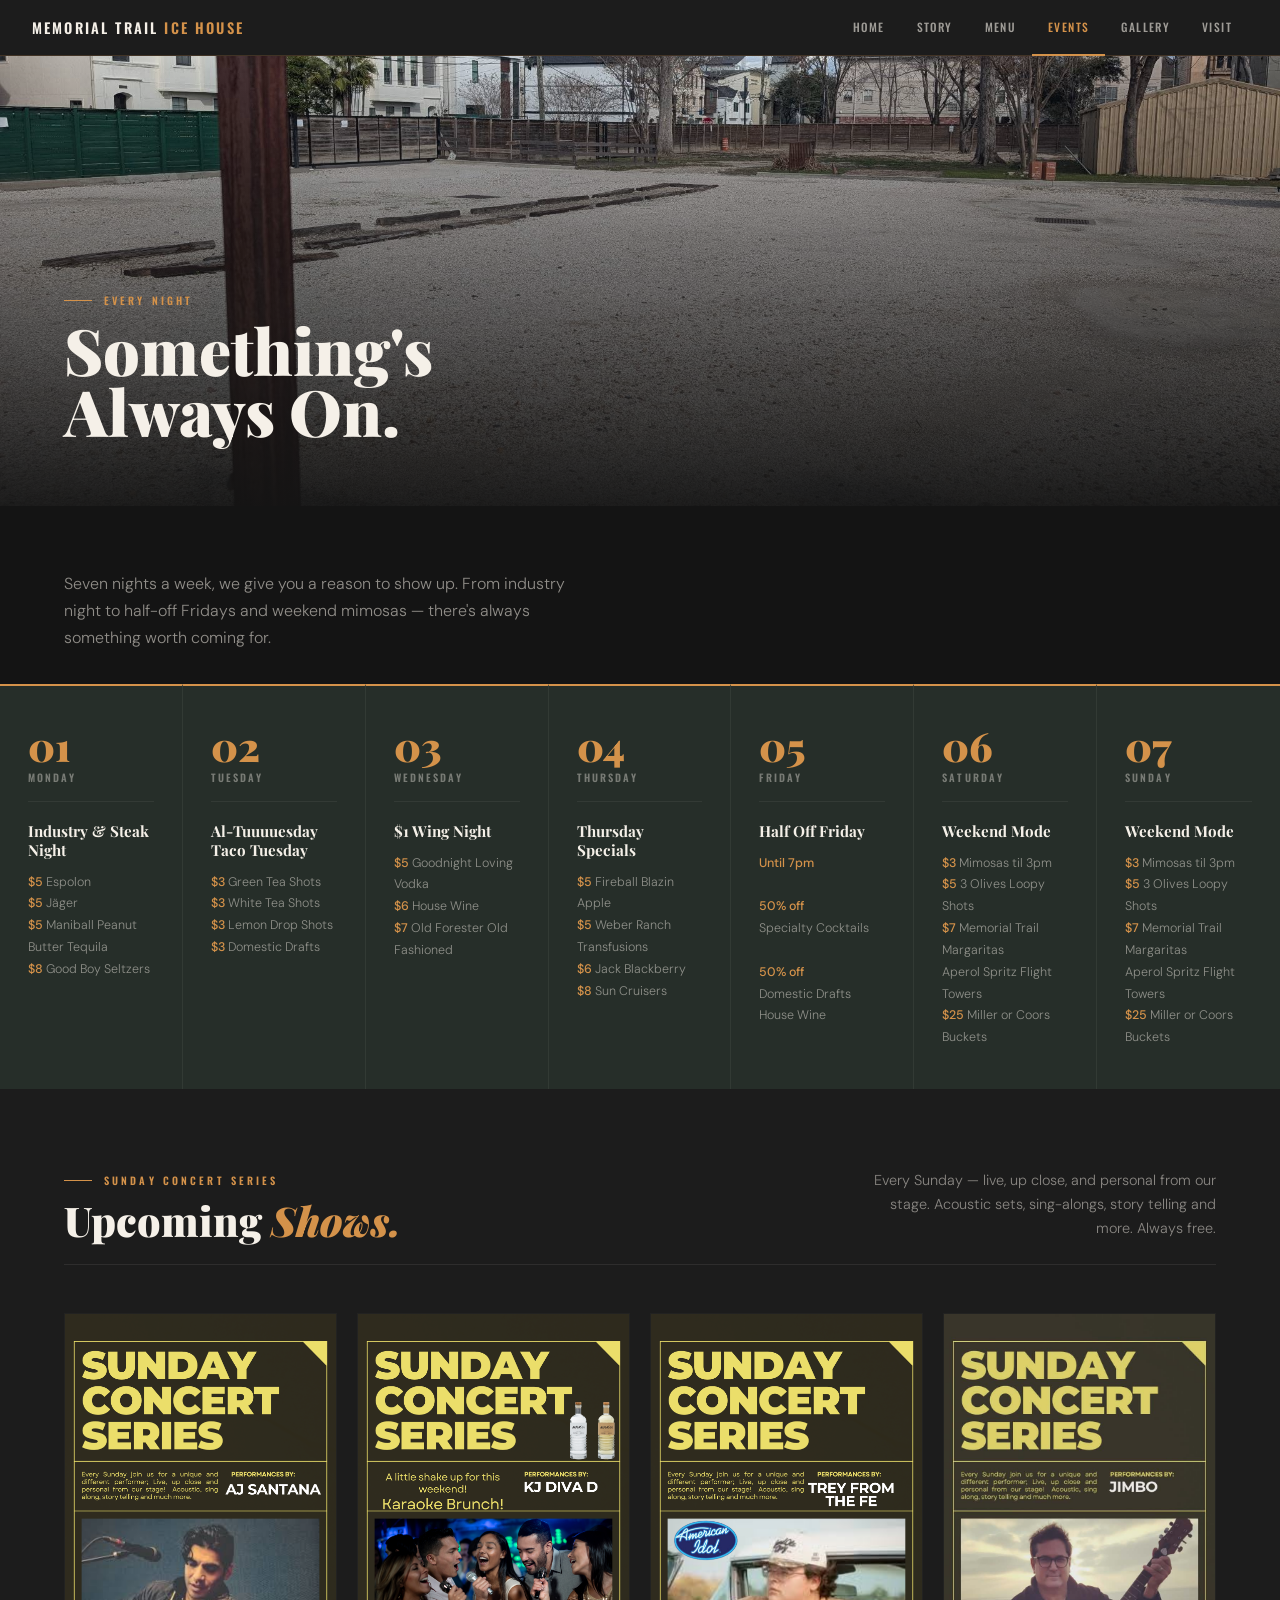
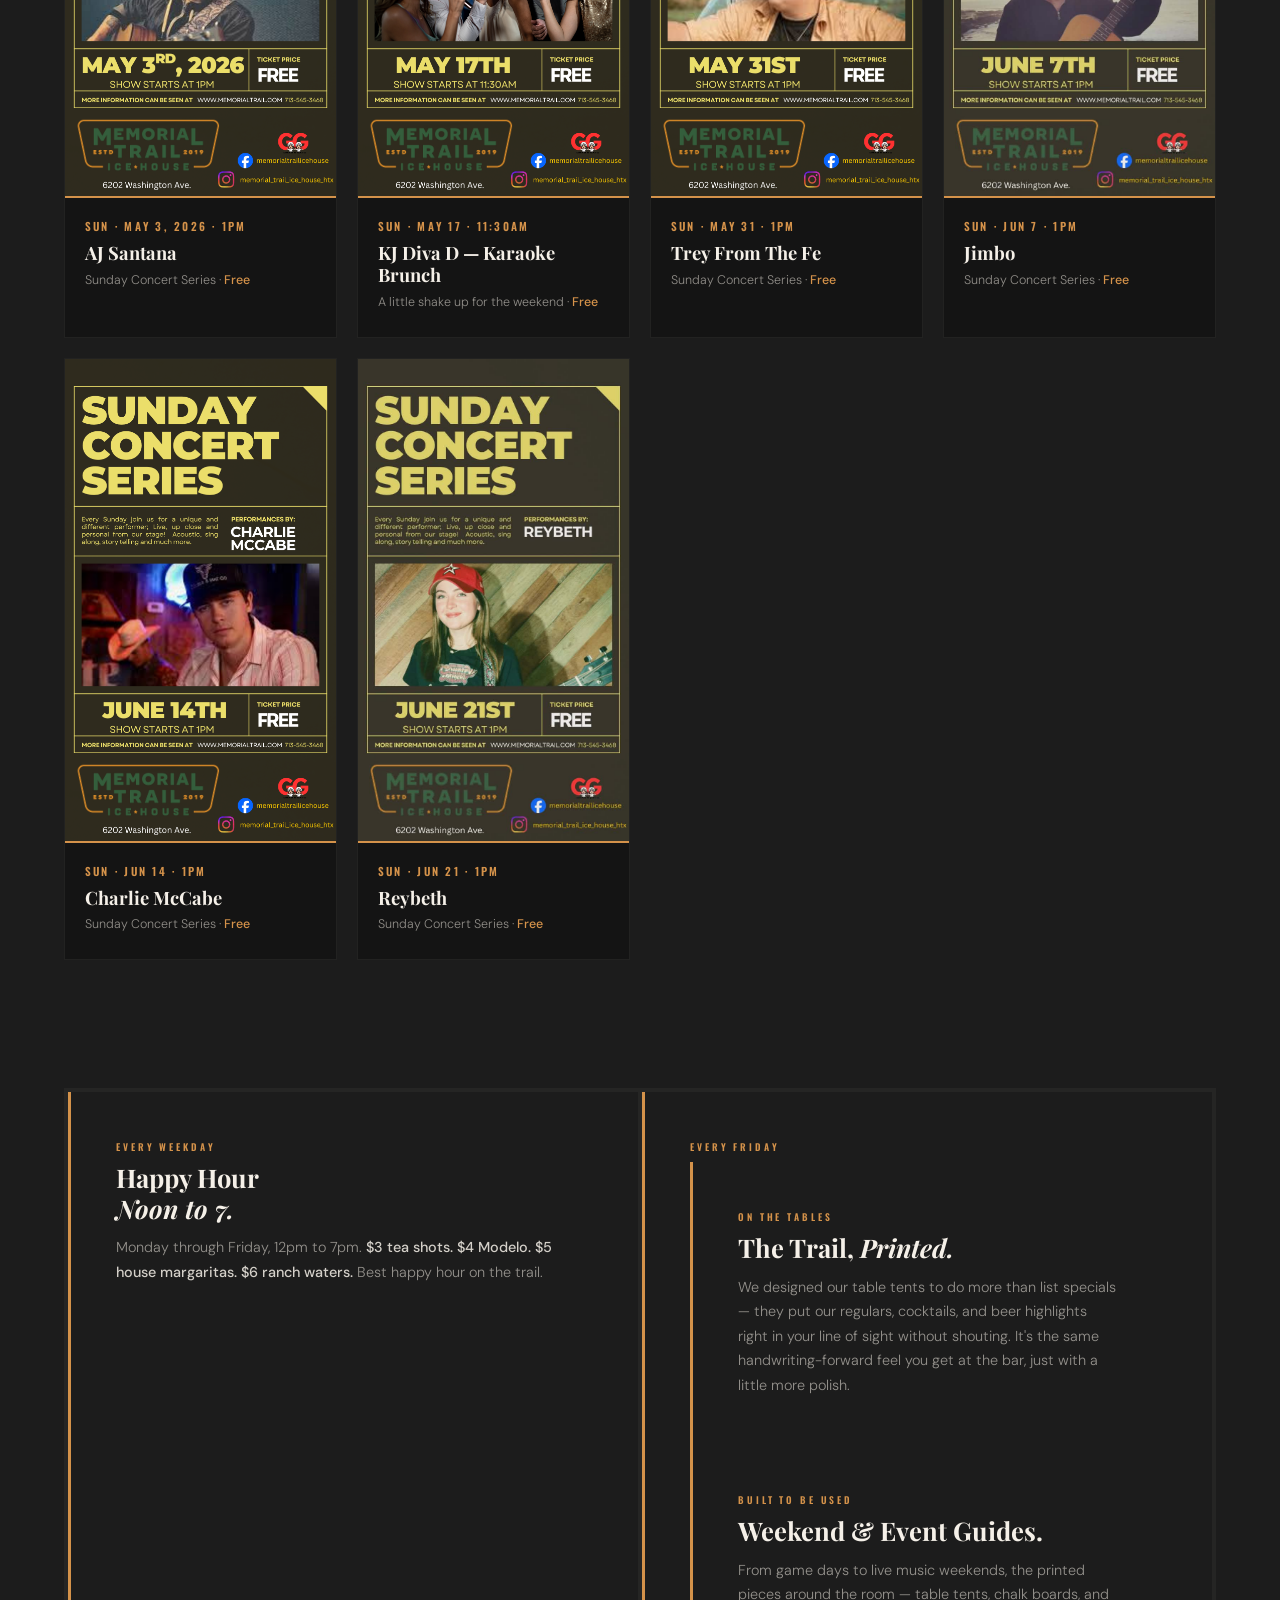
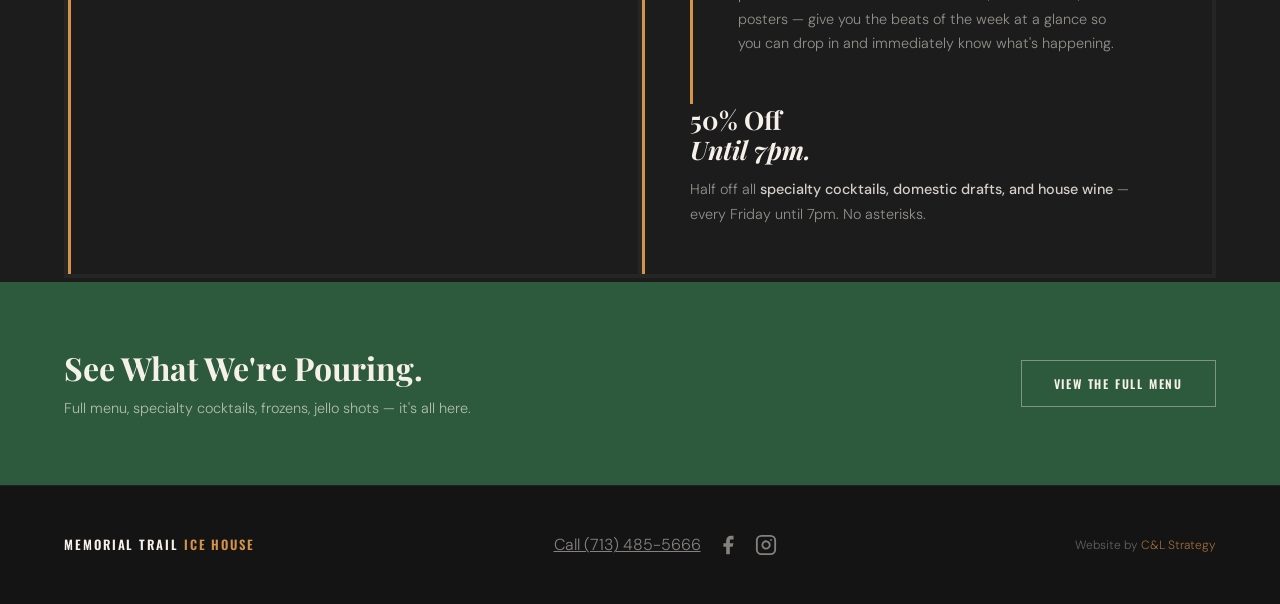
<file: events.html>
<!DOCTYPE html>
<html lang="en">
<head>
<meta charset="UTF-8">
<meta name="viewport" content="width=device-width, initial-scale=1.0">
<meta name="description" content="Memorial Trail Ice House events - weekly specials, live music, happy hour, trivia, bingo, and weekend happenings in Houston.">
<title>Events — Memorial Trail Ice House</title>
<link rel="preconnect" href="https://fonts.googleapis.com">
<link rel="preconnect" href="https://fonts.gstatic.com" crossorigin>
<link href="https://fonts.googleapis.com/css2?family=Playfair+Display:ital,wght@0,700;0,900;1,700&family=DM+Sans:wght@300;400;500&family=Oswald:wght@400;500;600&display=swap" rel="stylesheet">
<style>
  *, *::before, *::after { box-sizing: border-box; margin: 0; padding: 0; }

  :root {
    --charcoal: #1C1C1C;
    --green: #2D5A3D;
    --gold: #D4924A;
    --cream: #F5F0E8;
    --dark2: #141414;
  }

  body {
    background: var(--charcoal);
    color: var(--cream);
    font-family: 'DM Sans', sans-serif;
    font-weight: 300;
    overflow-x: hidden;
  }

  /* NAV */
  nav {
    position: fixed;
    top: 0; left: 0; right: 0;
    z-index: 100;
    background: var(--charcoal);
    border-bottom: 1px solid rgba(212,146,74,0.2);
    display: flex;
    align-items: center;
    justify-content: space-between;
    padding: 0 2rem;
    height: 56px;
  }

  .nav-logo {
    font-family: 'Oswald', sans-serif;
    font-size: 0.9rem;
    font-weight: 600;
    letter-spacing: 0.15em;
    text-transform: uppercase;
    color: var(--cream);
    text-decoration: none;
  }

  .nav-logo span { color: var(--gold); }

  .nav-links {
    display: flex;
    gap: 0;
    list-style: none;
  }

  .nav-links a {
    font-family: 'Oswald', sans-serif;
    font-size: 0.72rem;
    font-weight: 500;
    letter-spacing: 0.12em;
    text-transform: uppercase;
    color: rgba(245,240,232,0.6);
    text-decoration: none;
    padding: 0 1rem;
    height: 56px;
    display: flex;
    align-items: center;
    border-bottom: 2px solid transparent;
    transition: color 0.2s, border-color 0.2s;
  }

  .nav-links a:hover { color: var(--cream); }
  .nav-links a.active { color: var(--gold); border-bottom-color: var(--gold); }

  .nav-hamburger {
    display: none;
    flex-direction: column;
    gap: 5px;
    cursor: pointer;
    padding: 8px;
  }

  .nav-hamburger span {
    display: block;
    width: 24px;
    height: 2px;
    background: var(--cream);
  }

  .nav-mobile {
    display: none;
    position: fixed;
    top: 56px; left: 0; right: 0;
    background: var(--dark2);
    border-bottom: 1px solid rgba(212,146,74,0.2);
    z-index: 99;
    padding: 1rem 0;
  }

  .nav-mobile.open { display: block; }

  .nav-mobile a {
    display: block;
    font-family: 'Oswald', sans-serif;
    font-size: 0.85rem;
    letter-spacing: 0.12em;
    text-transform: uppercase;
    color: rgba(245,240,232,0.7);
    text-decoration: none;
    padding: 0.75rem 2rem;
    border-left: 3px solid transparent;
    transition: all 0.2s;
  }

  .nav-mobile a:hover, .nav-mobile a.active {
    color: var(--gold);
    border-left-color: var(--gold);
  }

  /* PAGE HEADER */
  .page-header {
    margin-top: 56px;
    position: relative;
    height: 50vh;
    min-height: 350px;
    overflow: hidden;
    display: flex;
    align-items: flex-end;
    padding: 0 4rem 4rem;
  }

  .page-header-bg {
    position: absolute;
    inset: 0;
    background-image: url('images/gallery/patio.jpg');
    background-size: cover;
    background-position: center 60%;
    animation: kenburns 20s ease-in-out infinite alternate;
  }

  @keyframes kenburns {
    0%   { transform: scale(1.0); }
    100% { transform: scale(1.07) translate(-1%, 0.5%); }
  }

  .page-header-overlay {
    position: absolute;
    inset: 0;
    background: linear-gradient(to top, rgba(20,20,20,0.95) 0%, rgba(20,20,20,0.45) 60%, transparent 100%);
  }

  .page-header-content { position: relative; z-index: 2; }

  .page-eyebrow {
    font-family: 'Oswald', sans-serif;
    font-size: 0.65rem;
    font-weight: 600;
    letter-spacing: 0.3em;
    text-transform: uppercase;
    color: var(--gold);
    margin-bottom: 0.75rem;
    display: flex;
    align-items: center;
    gap: 0.75rem;
  }

  .page-eyebrow::before {
    content: '';
    width: 28px;
    height: 1px;
    background: var(--gold);
  }

  .page-title {
    font-family: 'Playfair Display', serif;
    font-size: clamp(2.5rem, 5vw, 4.5rem);
    font-weight: 900;
    line-height: 0.95;
    color: var(--cream);
  }

  /* WEEK GRID */
  .week-intro {
    padding: 4rem 4rem 2rem;
    background: var(--dark2);
  }

  .week-intro p {
    font-size: 1rem;
    color: rgba(245,240,232,0.55);
    max-width: 520px;
    line-height: 1.7;
  }

  .week-grid {
    display: grid;
    grid-template-columns: repeat(7, 1fr);
    background: rgba(245,240,232,0.04);
  }

  .day-card {
    background: var(--dark2);
    border-right: 1px solid rgba(245,240,232,0.06);
    padding: 2.5rem 1.75rem;
    min-height: 320px;
    transition: background 0.25s;
    position: relative;
  }

  .day-card:last-child { border-right: none; }

  .day-card.featured {
    background: rgba(45,90,61,0.18);
    border-top: 2px solid var(--gold);
  }

  .day-card.featured .day-num { color: var(--gold); }

  .day-card:hover { background: rgba(45,90,61,0.1); }

  .day-num {
    font-family: 'Playfair Display', serif;
    font-size: 2.5rem;
    font-weight: 900;
    color: rgba(245,240,232,0.08);
    line-height: 1;
    margin-bottom: 0.25rem;
  }

  .day-name {
    font-family: 'Oswald', sans-serif;
    font-size: 0.65rem;
    font-weight: 600;
    letter-spacing: 0.2em;
    text-transform: uppercase;
    color: rgba(245,240,232,0.4);
    margin-bottom: 1.25rem;
    padding-bottom: 1rem;
    border-bottom: 1px solid rgba(245,240,232,0.06);
  }

  .day-event-name {
    font-family: 'Playfair Display', serif;
    font-size: 0.95rem;
    font-weight: 700;
    color: var(--cream);
    margin-bottom: 0.75rem;
    line-height: 1.25;
  }

  .day-deals {
    font-size: 0.78rem;
    font-weight: 300;
    color: rgba(245,240,232,0.5);
    line-height: 1.75;
  }

  .day-deals strong {
    color: var(--gold);
    font-weight: 500;
  }

  /* UPCOMING SHOWS */
  .upcoming {
    padding: 5rem 4rem 4rem;
    background: var(--charcoal);
  }

  .upcoming-head {
    display: flex;
    align-items: flex-end;
    justify-content: space-between;
    flex-wrap: wrap;
    gap: 1rem;
    margin-bottom: 3rem;
    padding-bottom: 1.5rem;
    border-bottom: 1px solid rgba(245,240,232,0.08);
  }

  .upcoming-eyebrow {
    font-family: 'Oswald', sans-serif;
    font-size: 0.65rem;
    font-weight: 600;
    letter-spacing: 0.3em;
    text-transform: uppercase;
    color: var(--gold);
    margin-bottom: 0.75rem;
    display: flex;
    align-items: center;
    gap: 0.75rem;
  }

  .upcoming-eyebrow::before {
    content: '';
    width: 28px;
    height: 1px;
    background: var(--gold);
  }

  .upcoming-title {
    font-family: 'Playfair Display', serif;
    font-size: clamp(1.8rem, 3.2vw, 2.8rem);
    font-weight: 900;
    line-height: 1;
    color: var(--cream);
  }

  .upcoming-title em { font-style: italic; color: var(--gold); }

  .upcoming-sub {
    font-size: 0.9rem;
    color: rgba(245,240,232,0.5);
    max-width: 360px;
    line-height: 1.65;
    text-align: right;
  }

  .shows-grid {
    display: grid;
    grid-template-columns: repeat(4, 1fr);
    gap: 1.25rem;
  }

  .show-card {
    background: var(--dark2);
    border: 1px solid rgba(245,240,232,0.06);
    overflow: hidden;
    display: flex;
    flex-direction: column;
    transition: transform 0.25s, border-color 0.25s;
  }

  .show-card:hover {
    transform: translateY(-4px);
    border-color: rgba(212,146,74,0.4);
  }

  .show-flyer {
    width: 100%;
    aspect-ratio: 9 / 16;
    object-fit: cover;
    display: block;
    background: #000;
  }

  .show-body {
    padding: 1.25rem 1.25rem 1.5rem;
    border-top: 2px solid var(--gold);
  }

  .show-date {
    font-family: 'Oswald', sans-serif;
    font-size: 0.7rem;
    font-weight: 600;
    letter-spacing: 0.2em;
    text-transform: uppercase;
    color: var(--gold);
    margin-bottom: 0.5rem;
  }

  .show-name {
    font-family: 'Playfair Display', serif;
    font-size: 1.15rem;
    font-weight: 700;
    color: var(--cream);
    line-height: 1.2;
    margin-bottom: 0.4rem;
  }

  .show-meta {
    font-size: 0.78rem;
    color: rgba(245,240,232,0.55);
    line-height: 1.6;
  }

  .show-meta strong {
    color: var(--gold);
    font-weight: 500;
  }

  @media (max-width: 1100px) {
    .shows-grid { grid-template-columns: repeat(2, 1fr); }
  }

  @media (max-width: 600px) {
    .upcoming { padding: 4rem 2rem 3rem; }
    .upcoming-sub { text-align: left; }
    .shows-grid { grid-template-columns: 1fr; }
  }

  /* SPECIAL CALLOUTS */
  .callout-strip {
    display: grid;
    grid-template-columns: 1fr 1fr;
    gap: 4px;
    background: rgba(245,240,232,0.04);
    padding: 4px;
    margin: 0 4rem 0;
  }

  .callout-card {
    padding: 3rem;
    background: var(--charcoal);
    position: relative;
    overflow: hidden;
  }

  .callout-card::before {
    content: '';
    position: absolute;
    top: 0; left: 0;
    width: 3px;
    height: 100%;
    background: var(--gold);
  }

  .callout-label {
    font-family: 'Oswald', sans-serif;
    font-size: 0.6rem;
    font-weight: 600;
    letter-spacing: 0.3em;
    text-transform: uppercase;
    color: var(--gold);
    margin-bottom: 0.5rem;
  }

  .callout-title {
    font-family: 'Playfair Display', serif;
    font-size: 1.6rem;
    font-weight: 700;
    color: var(--cream);
    margin-bottom: 0.75rem;
    line-height: 1.2;
  }

  .callout-title em { font-style: italic; }

  .callout-body {
    font-size: 0.9rem;
    color: rgba(245,240,232,0.55);
    line-height: 1.7;
  }

  .callout-body strong { color: rgba(245,240,232,0.85); font-weight: 500; }

  /* HAPPY HOUR REMINDER */
  .hh-reminder {
    background: var(--green);
    padding: 4rem;
    display: flex;
    align-items: center;
    justify-content: space-between;
    gap: 3rem;
    flex-wrap: wrap;
    margin-top: 4px;
  }

  .hh-reminder-text h2 {
    font-family: 'Playfair Display', serif;
    font-size: clamp(1.6rem, 2.5vw, 2.4rem);
    font-weight: 700;
    color: var(--cream);
    margin-bottom: 0.5rem;
  }

  .hh-reminder-text p {
    font-size: 0.9rem;
    color: rgba(245,240,232,0.65);
    line-height: 1.65;
  }

  .btn-outline-light {
    font-family: 'Oswald', sans-serif;
    font-size: 0.75rem;
    font-weight: 600;
    letter-spacing: 0.15em;
    text-transform: uppercase;
    color: var(--cream);
    border: 1px solid rgba(245,240,232,0.4);
    padding: 0.85rem 2rem;
    text-decoration: none;
    display: inline-block;
    white-space: nowrap;
    transition: border-color 0.2s, background 0.2s;
  }

  .btn-outline-light:hover {
    border-color: var(--cream);
    background: rgba(245,240,232,0.06);
  }

  /* FOOTER */
  footer {
    background: var(--dark2);
    border-top: 1px solid rgba(245,240,232,0.06);
    padding: 3rem 4rem;
    display: flex;
    justify-content: space-between;
    align-items: center;
    flex-wrap: wrap;
    gap: 1rem;
  }

  .footer-brand {
    font-family: 'Oswald', sans-serif;
    font-size: 0.8rem;
    font-weight: 600;
    letter-spacing: 0.15em;
    text-transform: uppercase;
    color: var(--cream);
  }

  .footer-brand span { color: var(--gold); }

  .footer-credit {
    font-size: 0.75rem;
    color: rgba(245,240,232,0.35);
  }

  .footer-credit a {
    color: rgba(212,146,74,0.7);
    text-decoration: none;
  }

  .footer-credit a:hover { color: var(--gold); }
  .footer-social {
    display: flex;
    gap: 1rem;
    align-items: center;
  }
  .footer-social a {
    color: rgba(245,240,232,0.5);
    transition: color 0.2s;
    display: flex;
    align-items: center;
  }
  .footer-social a:hover { color: var(--gold); }

  @media (max-width: 1100px) {
    .week-grid {
      grid-template-columns: repeat(4, 1fr);
    }
  }

  @media (max-width: 900px) {
    .nav-links { display: none; }
    .nav-hamburger { display: flex; }
    .page-header { padding: 0 2rem 3rem; }
    .week-intro { padding: 3rem 2rem 1.5rem; }
    .week-grid { grid-template-columns: 1fr 1fr; }
    .callout-strip { grid-template-columns: 1fr; margin: 0 2rem; }
    .hh-reminder { padding: 3rem 2rem; }
    footer { padding: 2rem; flex-direction: column; align-items: flex-start; }
  }

  @media (max-width: 480px) {
    .week-grid { grid-template-columns: 1fr; }
  }
</style>
</head>
<body>

<nav>
  <a href="index.html" class="nav-logo">Memorial Trail <span>Ice House</span></a>
  <ul class="nav-links">
    <li><a href="index.html">Home</a></li>
    <li><a href="story.html">Story</a></li>
    <li><a href="menu.html">Menu</a></li>
    <li><a href="events.html" class="active">Events</a></li>
    <li><a href="gallery.html">Gallery</a></li>
    <li><a href="contact.html">Visit</a></li>
  </ul>
  <div class="nav-hamburger" id="hamburger" onclick="toggleMenu()">
    <span></span><span></span><span></span>
  </div>
</nav>

<div class="nav-mobile" id="navMobile">
  <a href="index.html">Home</a>
  <a href="story.html">Story</a>
  <a href="menu.html">Menu</a>
  <a href="events.html" class="active">Events</a>
  <a href="gallery.html">Gallery</a>
  <a href="contact.html">Visit</a>
</div>

<!-- PAGE HEADER -->
<div class="page-header">
  <div class="page-header-bg"></div>
  <div class="page-header-overlay"></div>
  <div class="page-header-content">
    <p class="page-eyebrow">Every Night</p>
    <h1 class="page-title">Something's<br>Always On.</h1>
  </div>
</div>

<!-- WEEK INTRO -->
<div class="week-intro">
  <p>Seven nights a week, we give you a reason to show up. From industry night to half-off Fridays and weekend mimosas — there's always something worth coming for.</p>
</div>

<!-- WEEK GRID -->
<div class="week-grid">

  <div class="day-card featured">
    <div class="day-num">01</div>
    <div class="day-name">Monday</div>
    <div class="day-event-name">Industry &amp; Steak Night</div>
    <div class="day-deals">
      <strong>$5</strong> Espolon<br>
      <strong>$5</strong> Jäger<br>
      <strong>$5</strong> Maniball Peanut Butter Tequila<br>
      <strong>$8</strong> Good Boy Seltzers
    </div>
  </div>

  <div class="day-card featured">
    <div class="day-num">02</div>
    <div class="day-name">Tuesday</div>
    <div class="day-event-name">Al-Tuuuuesday Taco Tuesday</div>
    <div class="day-deals">
      <strong>$3</strong> Green Tea Shots<br>
      <strong>$3</strong> White Tea Shots<br>
      <strong>$3</strong> Lemon Drop Shots<br>
      <strong>$3</strong> Domestic Drafts
    </div>
  </div>

  <div class="day-card featured">
    <div class="day-num">03</div>
    <div class="day-name">Wednesday</div>
    <div class="day-event-name">$1 Wing Night</div>
    <div class="day-deals">
      <strong>$5</strong> Goodnight Loving Vodka<br>
      <strong>$6</strong> House Wine<br>
      <strong>$7</strong> Old Forester Old Fashioned
    </div>
  </div>

  <div class="day-card featured">
    <div class="day-num">04</div>
    <div class="day-name">Thursday</div>
    <div class="day-event-name">Thursday Specials</div>
    <div class="day-deals">
      <strong>$5</strong> Fireball Blazin Apple<br>
      <strong>$5</strong> Weber Ranch Transfusions<br>
      <strong>$6</strong> Jack Blackberry<br>
      <strong>$8</strong> Sun Cruisers
    </div>
  </div>

  <div class="day-card featured">
    <div class="day-num">05</div>
    <div class="day-name">Friday</div>
    <div class="day-event-name">Half Off Friday</div>
    <div class="day-deals">
      <strong>Until 7pm</strong><br><br>
      <strong>50% off</strong><br>
      Specialty Cocktails<br><br>
      <strong>50% off</strong><br>
      Domestic Drafts<br>
      House Wine
    </div>
  </div>

  <div class="day-card featured">
    <div class="day-num">06</div>
    <div class="day-name">Saturday</div>
    <div class="day-event-name">Weekend Mode</div>
    <div class="day-deals">
      <strong>$3</strong> Mimosas til 3pm<br>
      <strong>$5</strong> 3 Olives Loopy Shots<br>
      <strong>$7</strong> Memorial Trail Margaritas<br>
      Aperol Spritz Flight Towers<br>
      <strong>$25</strong> Miller or Coors Buckets
    </div>
  </div>

  <div class="day-card featured">
    <div class="day-num">07</div>
    <div class="day-name">Sunday</div>
    <div class="day-event-name">Weekend Mode</div>
    <div class="day-deals">
      <strong>$3</strong> Mimosas til 3pm<br>
      <strong>$5</strong> 3 Olives Loopy Shots<br>
      <strong>$7</strong> Memorial Trail Margaritas<br>
      Aperol Spritz Flight Towers<br>
      <strong>$25</strong> Miller or Coors Buckets
    </div>
  </div>

</div>

<!-- UPCOMING SHOWS -->
<section class="upcoming">
  <div class="upcoming-head">
    <div>
      <p class="upcoming-eyebrow">Sunday Concert Series</p>
      <h2 class="upcoming-title">Upcoming <em>Shows.</em></h2>
    </div>
    <p class="upcoming-sub">Every Sunday — live, up close, and personal from our stage. Acoustic sets, sing-alongs, story telling and more. Always free.</p>
  </div>

  <div class="shows-grid">

    <article class="show-card">
      <img class="show-flyer" src="images/events/concert-may-03-aj-santana.png" alt="Sunday Concert Series — AJ Santana, May 3, 2026">
      <div class="show-body">
        <div class="show-date">Sun · May 3, 2026 · 1pm</div>
        <h3 class="show-name">AJ Santana</h3>
        <p class="show-meta">Sunday Concert Series · <strong>Free</strong></p>
      </div>
    </article>

    <article class="show-card">
      <img class="show-flyer" src="images/events/concert-may-17-kj-diva-d.png" alt="Karaoke Brunch with KJ Diva D, May 17">
      <div class="show-body">
        <div class="show-date">Sun · May 17 · 11:30am</div>
        <h3 class="show-name">KJ Diva D — Karaoke Brunch</h3>
        <p class="show-meta">A little shake up for the weekend · <strong>Free</strong></p>
      </div>
    </article>

    <article class="show-card">
      <img class="show-flyer" src="images/events/concert-may-31-trey-from-the-fe.png" alt="Sunday Concert Series — Trey From The Fe, May 31">
      <div class="show-body">
        <div class="show-date">Sun · May 31 · 1pm</div>
        <h3 class="show-name">Trey From The Fe</h3>
        <p class="show-meta">Sunday Concert Series · <strong>Free</strong></p>
      </div>
    </article>

    <article class="show-card">
      <img class="show-flyer" src="images/events/concert-jun-07-jimbo.jpg" alt="Sunday Concert Series — Jimbo, June 7">
      <div class="show-body">
        <div class="show-date">Sun · Jun 7 · 1pm</div>
        <h3 class="show-name">Jimbo</h3>
        <p class="show-meta">Sunday Concert Series · <strong>Free</strong></p>
      </div>
    </article>

    <article class="show-card">
      <img class="show-flyer" src="images/events/concert-jun-14-charlie-mccabe.png" alt="Sunday Concert Series — Charlie McCabe, June 14">
      <div class="show-body">
        <div class="show-date">Sun · Jun 14 · 1pm</div>
        <h3 class="show-name">Charlie McCabe</h3>
        <p class="show-meta">Sunday Concert Series · <strong>Free</strong></p>
      </div>
    </article>

    <article class="show-card">
      <img class="show-flyer" src="images/events/concert-jun-21-reybeth.jpg" alt="Sunday Concert Series — Reybeth, June 21">
      <div class="show-body">
        <div class="show-date">Sun · Jun 21 · 1pm</div>
        <h3 class="show-name">Reybeth</h3>
        <p class="show-meta">Sunday Concert Series · <strong>Free</strong></p>
      </div>
    </article>

  </div>
</section>

<!-- CALLOUT STRIP -->
<div style="height: 4rem; background: var(--charcoal);"></div>
<div class="callout-strip">
  <div class="callout-card">
    <div class="callout-label">Every Weekday</div>
    <h3 class="callout-title">Happy Hour<br><em>Noon to 7.</em></h3>
    <p class="callout-body">
      Monday through Friday, 12pm to 7pm. <strong>$3 tea shots. $4 Modelo. $5 house margaritas. $6 ranch waters.</strong> Best happy hour on the trail.
    </p>
  </div>
  <div class="callout-card">
    <div class="callout-label">Every Friday</div>
  <!-- TABLE TENT FEATURE -->
  <div class="callout-card">
    <div class="callout-label">On the Tables</div>
    <h2 class="callout-title">The Trail, <em>Printed.</em></h2>
    <p class="callout-body">We designed our table tents to do more than list specials — they put our regulars, cocktails, and beer highlights right in your line of sight without shouting. It's the same handwriting-forward feel you get at the bar, just with a little more polish.</p>
  </div>

  <div class="callout-card">
    <div class="callout-label">Built to Be Used</div>
    <h2 class="callout-title">Weekend &amp; Event Guides.</h2>
    <p class="callout-body">From game days to live music weekends, the printed pieces around the room — table tents, chalk boards, and posters — give you the beats of the week at a glance so you can drop in and immediately know what's happening.</p>
  </div>

    <h3 class="callout-title">50% Off<br><em>Until 7pm.</em></h3>
    <p class="callout-body">
      Half off all <strong>specialty cocktails, domestic drafts, and house wine</strong> — every Friday until 7pm. No asterisks.
    </p>
  </div>
</div>

<!-- HH REMINDER -->
<div class="hh-reminder">
  <div class="hh-reminder-text">
    <h2>See What We're Pouring.</h2>
    <p>Full menu, specialty cocktails, frozens, jello shots — it's all here.</p>
  </div>
  <a href="menu.html" class="btn-outline-light">View the Full Menu</a>
</div>

<!-- FOOTER -->
<footer>
  <div class="footer-brand">Memorial Trail <span>Ice House</span></div>
  <div class="footer-social">
    <a href="tel:+17134855666" aria-label="Call Memorial Trail Ice House">Call (713) 485-5666</a>
    <a href="https://www.facebook.com/groups/memorialtrailicehouse" target="_blank" rel="noopener" aria-label="Facebook">
      <svg width="22" height="22" viewBox="0 0 24 24" fill="currentColor"><path d="M18 2h-3a5 5 0 0 0-5 5v3H7v4h3v8h4v-8h3l1-4h-4V7a1 1 0 0 1 1-1h3z"/></svg>
    </a>
    <a href="https://www.instagram.com/memorial_trail_ice_house_htx/" target="_blank" rel="noopener" aria-label="Instagram">
      <svg width="22" height="22" viewBox="0 0 24 24" fill="none" stroke="currentColor" stroke-width="2" stroke-linecap="round" stroke-linejoin="round"><rect x="2" y="2" width="20" height="20" rx="5" ry="5"/><path d="M16 11.37A4 4 0 1 1 12.63 8 4 4 0 0 1 16 11.37z"/><line x1="17.5" y1="6.5" x2="17.51" y2="6.5"/></svg>
    </a>
  </div>
  <div class="footer-credit">Website by <a href="https://clstrategy.co" target="_blank">C&amp;L Strategy</a></div>
</footer>

<script>
  function toggleMenu() {
    document.getElementById('navMobile').classList.toggle('open');
  }
</script>

</body>
</html>
</file>
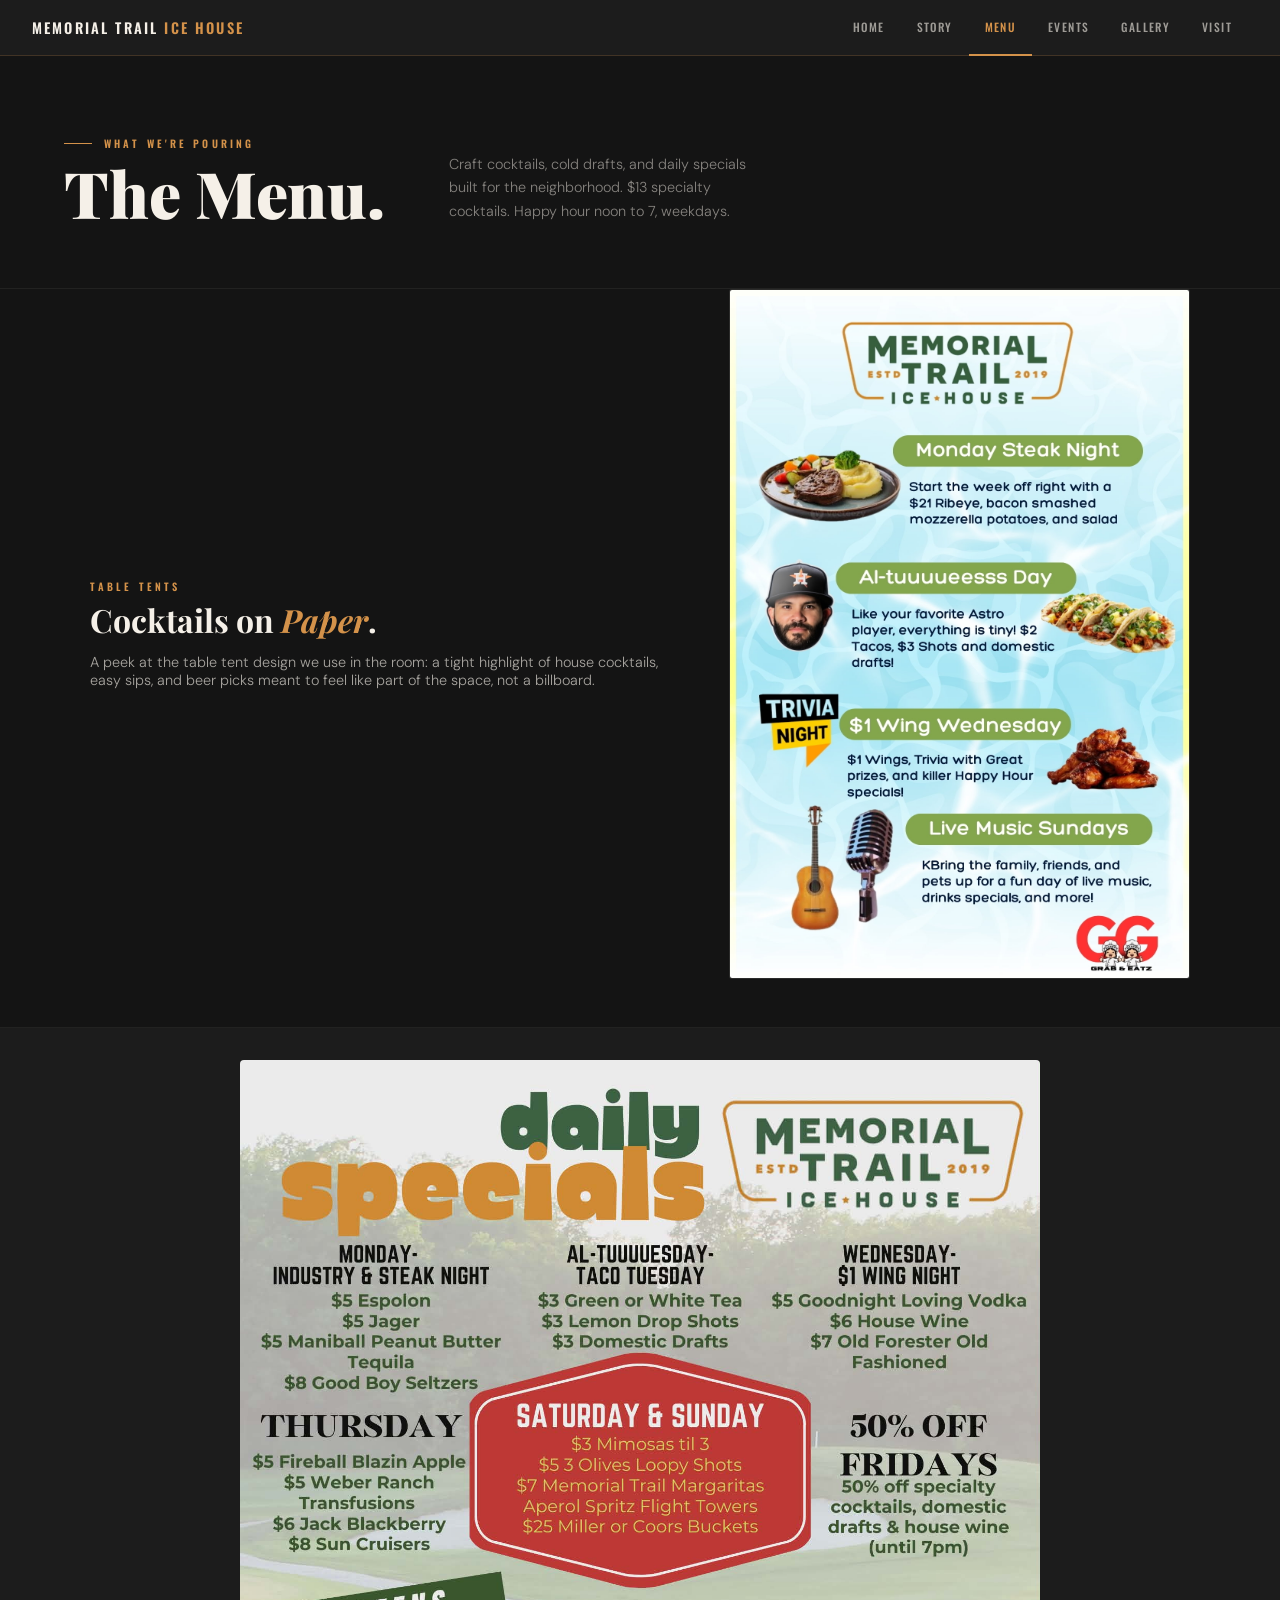
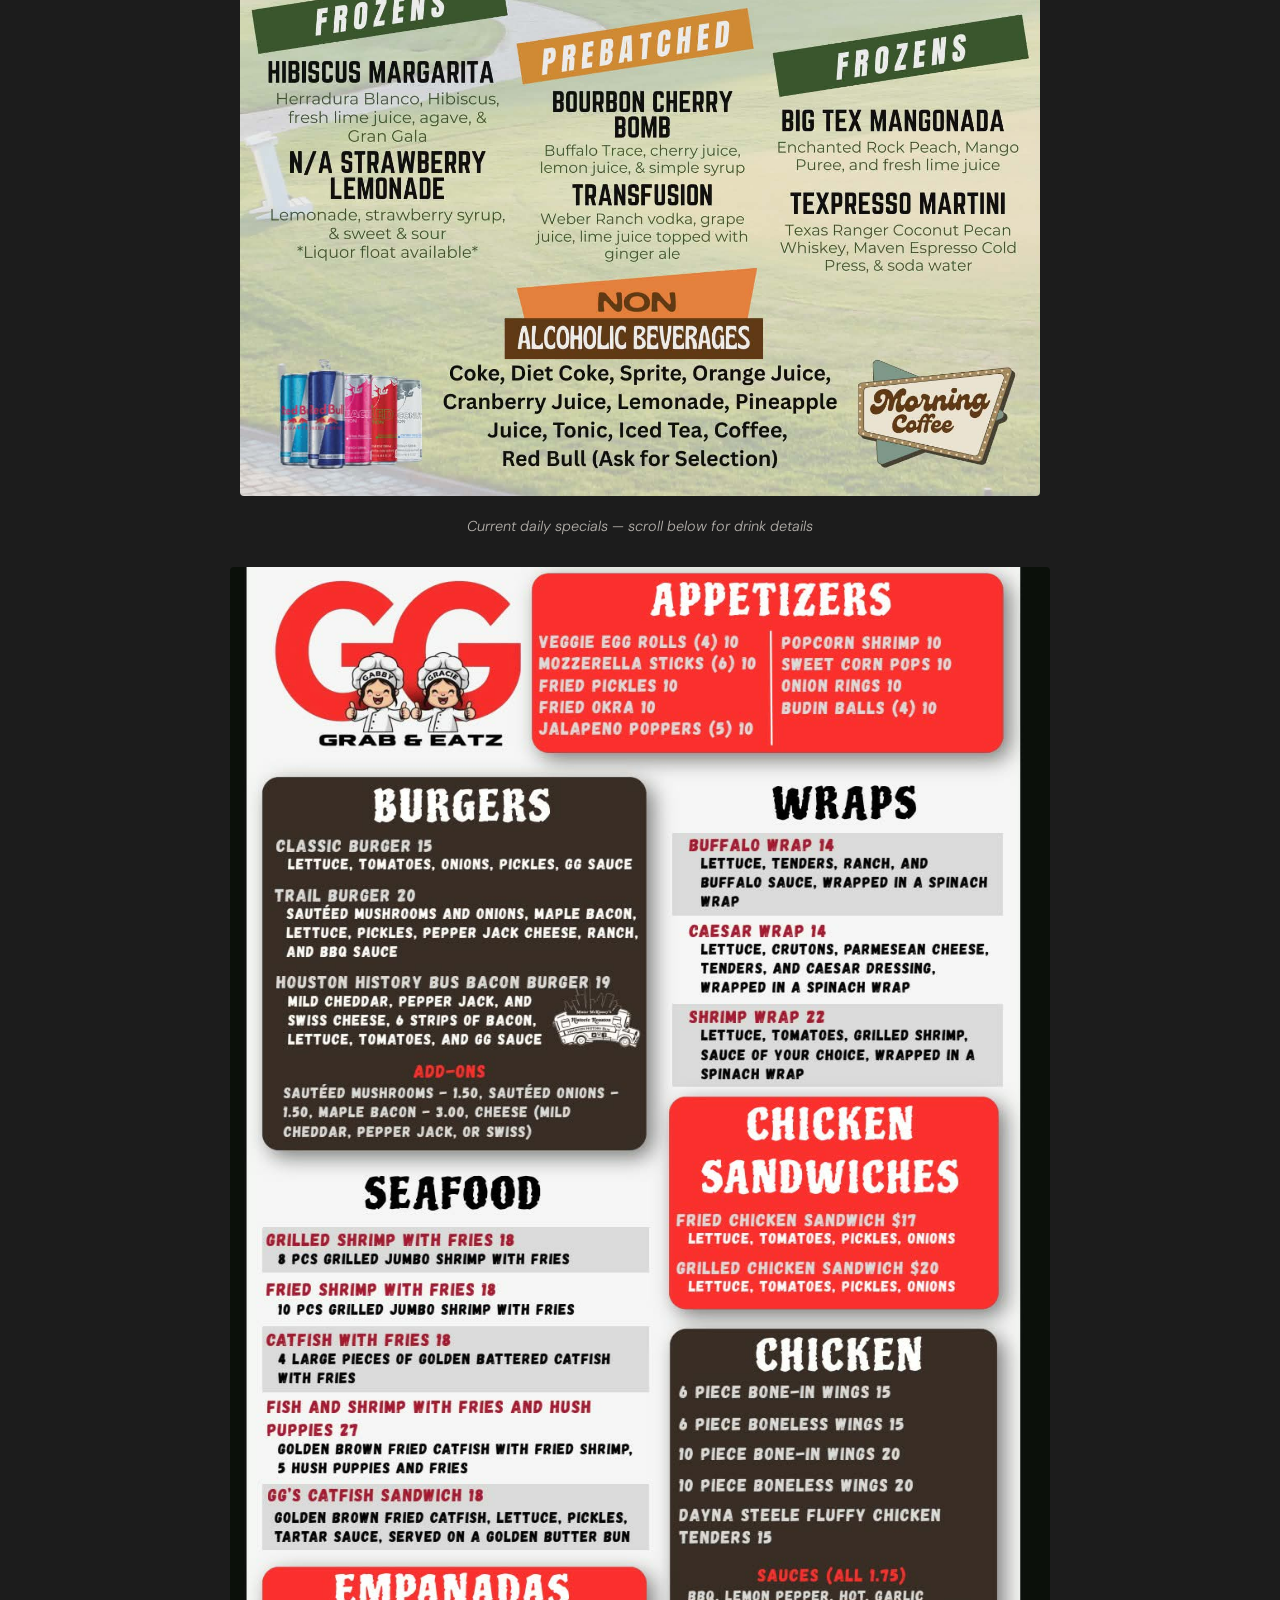
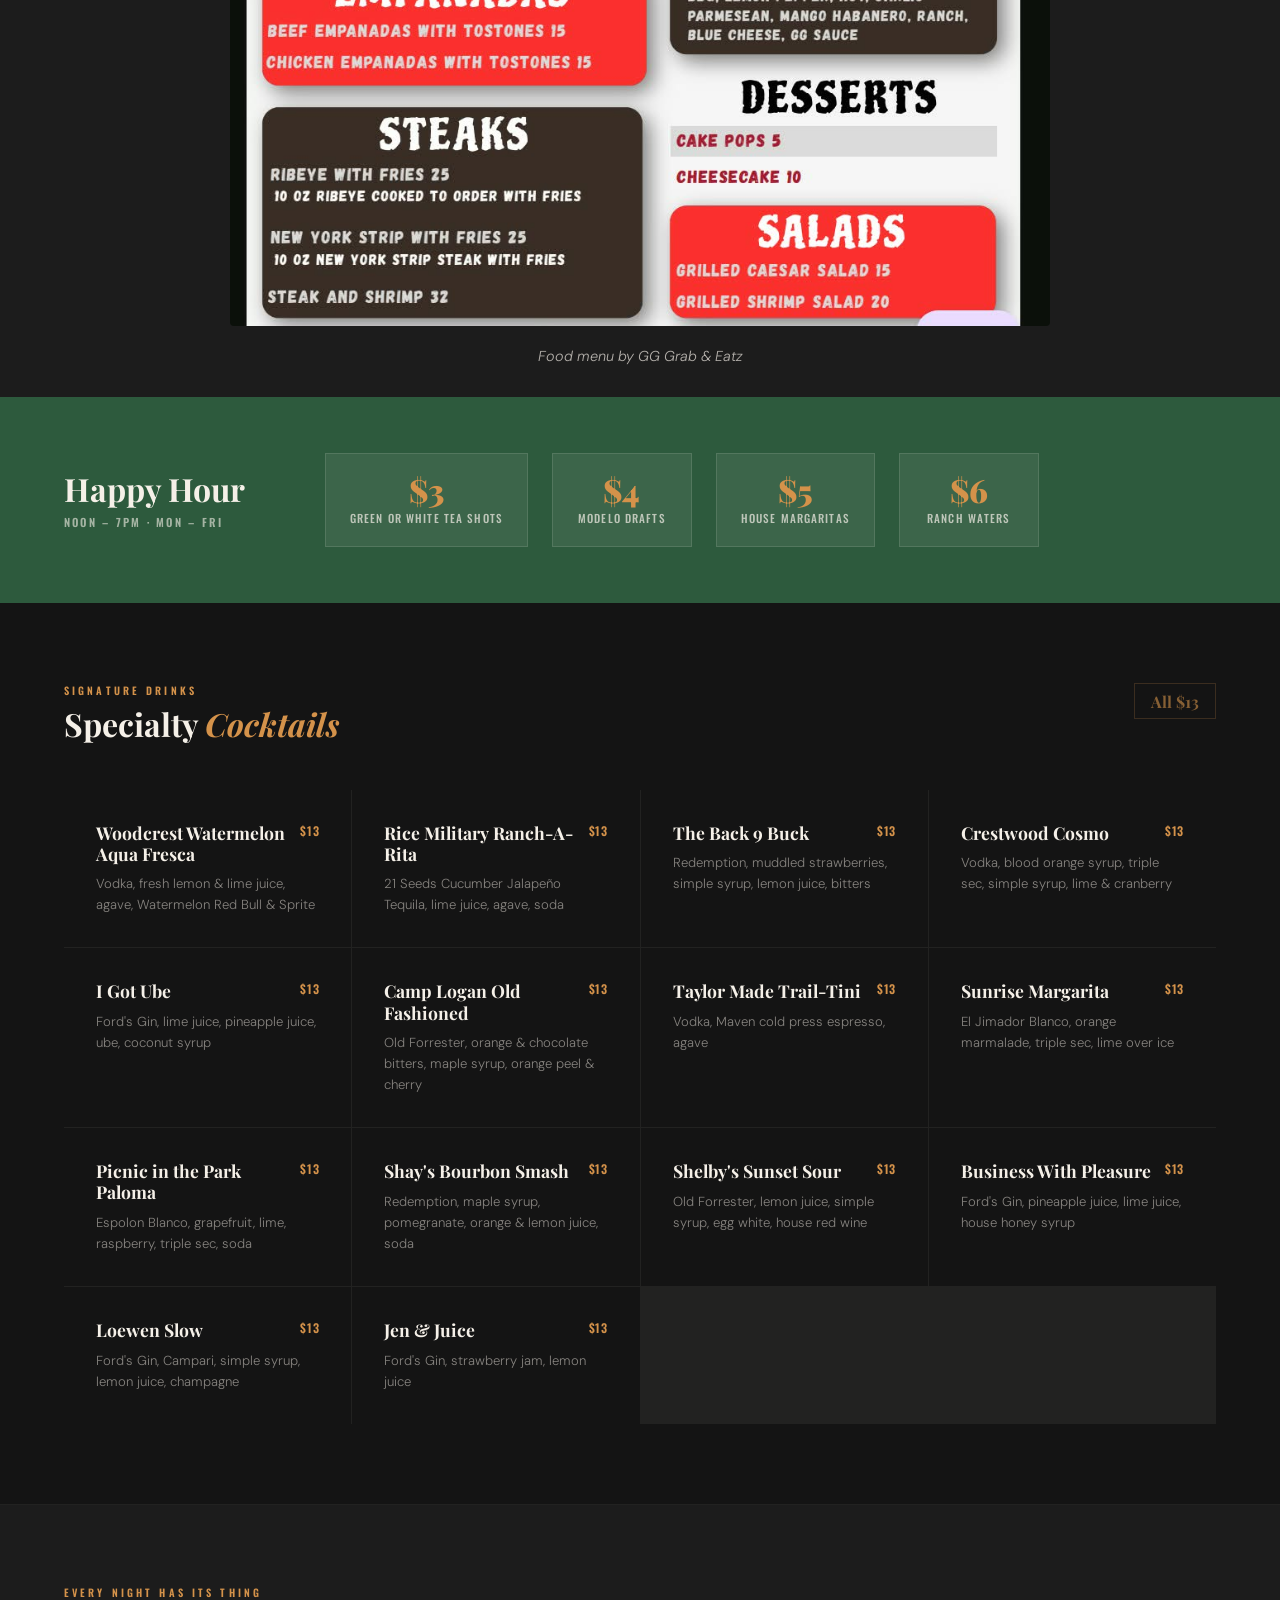
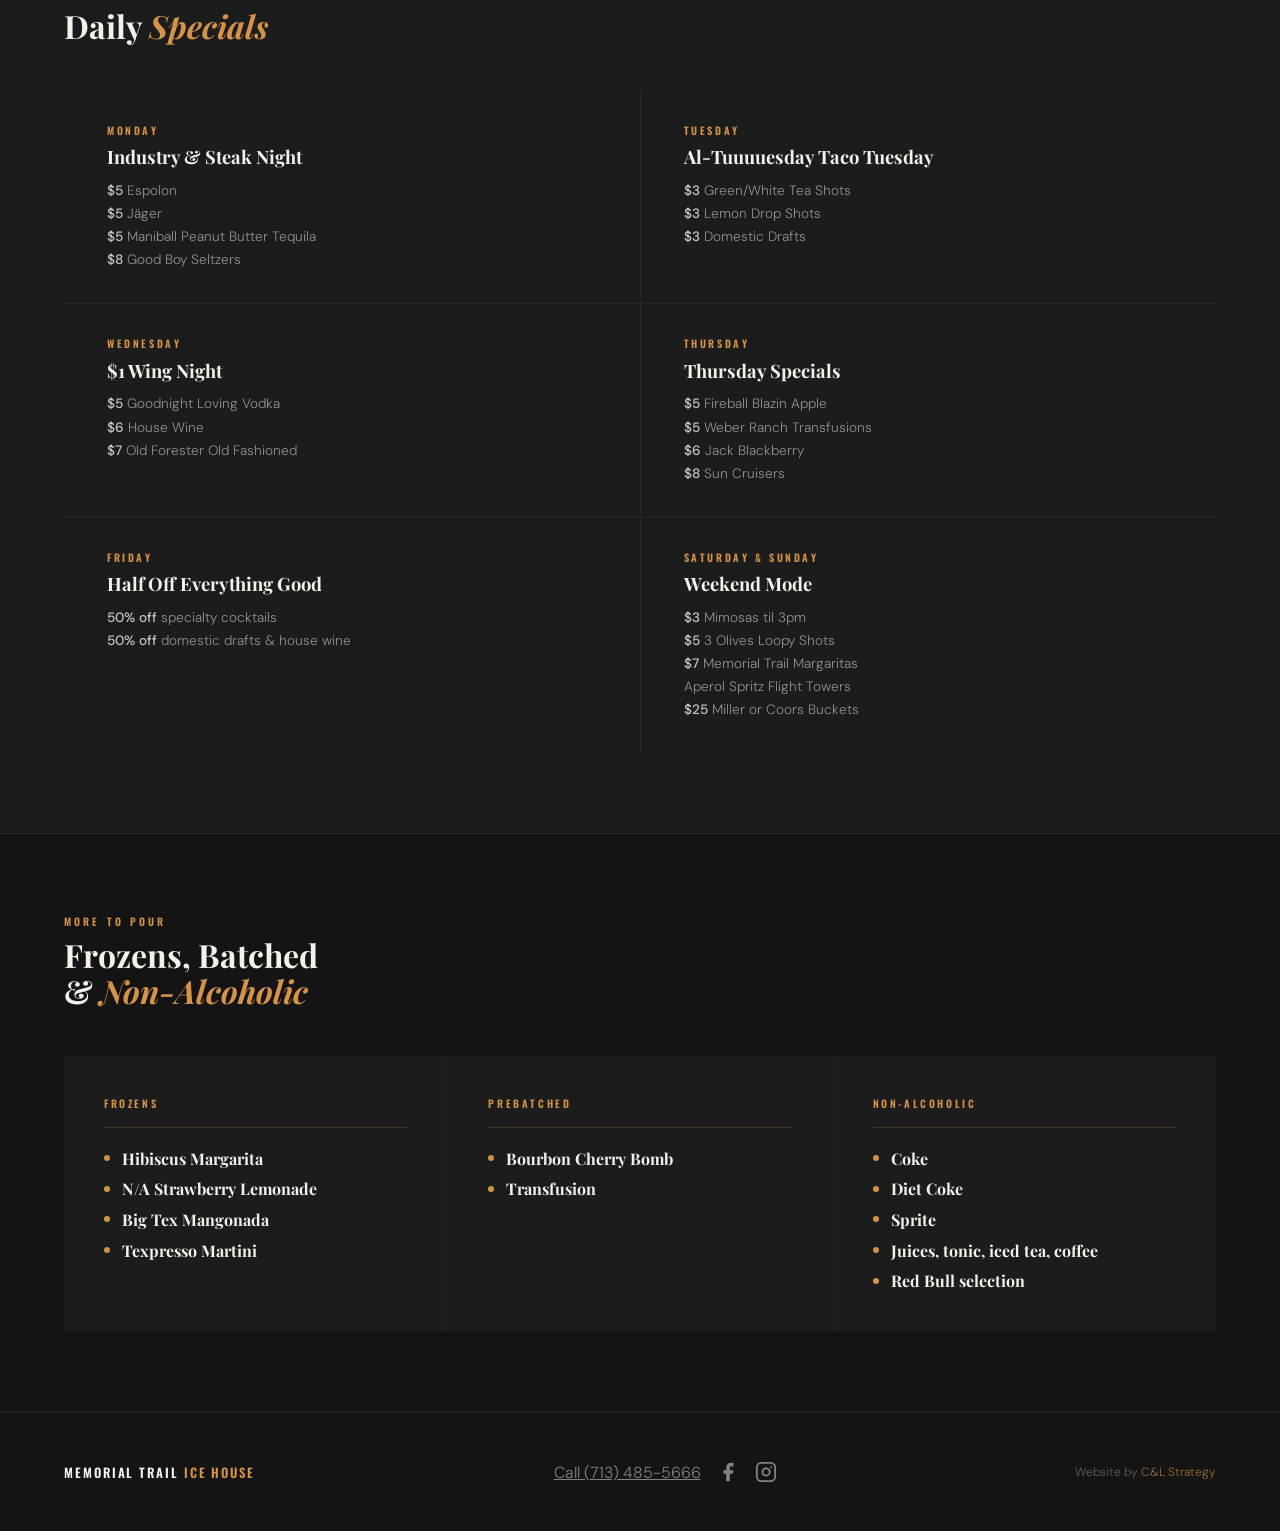
<file: menu.html>
<!DOCTYPE html>
<html lang="en">
<head>
<meta charset="UTF-8">
<meta name="viewport" content="width=device-width, initial-scale=1.0">
<meta name="description" content="Memorial Trail Ice House menu - craft cocktails, happy hour, daily specials, frozens, shots, and weekend drinks in Houston.">
<title>Menu — Memorial Trail Ice House</title>
<link rel="preconnect" href="https://fonts.googleapis.com">
<link rel="preconnect" href="https://fonts.gstatic.com" crossorigin>
<link href="https://fonts.googleapis.com/css2?family=Playfair+Display:ital,wght@0,700;0,900;1,700&family=DM+Sans:wght@300;400;500&family=Oswald:wght@400;500;600&display=swap" rel="stylesheet">
<style>
  *, *::before, *::after { box-sizing: border-box; margin: 0; padding: 0; }

  :root {
    --charcoal: #1C1C1C;
    --green: #2D5A3D;
    --gold: #D4924A;
    --cream: #F5F0E8;
    --dark2: #141414;
    --mid: #242424;
  }

  body {
    background: var(--charcoal);
    color: var(--cream);
    font-family: 'DM Sans', sans-serif;
    font-weight: 300;
    overflow-x: hidden;
  }

  /* NAV */
  nav {
    position: fixed;
    top: 0; left: 0; right: 0;
    z-index: 100;
    background: var(--charcoal);
    border-bottom: 1px solid rgba(212,146,74,0.2);
    display: flex;
    align-items: center;
    justify-content: space-between;
    padding: 0 2rem;
    height: 56px;
  }

  .nav-logo {
    font-family: 'Oswald', sans-serif;
    font-size: 0.9rem;
    font-weight: 600;
    letter-spacing: 0.15em;
    text-transform: uppercase;
    color: var(--cream);
    text-decoration: none;
  }

  .nav-logo span { color: var(--gold); }

  .nav-links {
    display: flex;
    gap: 0;
    list-style: none;
  }

  .nav-links a {
    font-family: 'Oswald', sans-serif;
    font-size: 0.72rem;
    font-weight: 500;
    letter-spacing: 0.12em;
    text-transform: uppercase;
    color: rgba(245,240,232,0.6);
    text-decoration: none;
    padding: 0 1rem;
    height: 56px;
    display: flex;
    align-items: center;
    border-bottom: 2px solid transparent;
    transition: color 0.2s, border-color 0.2s;
  }

  .nav-links a:hover { color: var(--cream); }
  .nav-links a.active { color: var(--gold); border-bottom-color: var(--gold); }

  .nav-hamburger {
    display: none;
    flex-direction: column;
    gap: 5px;
    cursor: pointer;
    padding: 8px;
  }

  .nav-hamburger span {
    display: block;
    width: 24px;
    height: 2px;
    background: var(--cream);
  }

  .nav-mobile {
    display: none;
    position: fixed;
    top: 56px; left: 0; right: 0;
    background: var(--dark2);
    border-bottom: 1px solid rgba(212,146,74,0.2);
    z-index: 99;
    padding: 1rem 0;
  }

  .nav-mobile.open { display: block; }

  .nav-mobile a {
    display: block;
    font-family: 'Oswald', sans-serif;
    font-size: 0.85rem;
    letter-spacing: 0.12em;
    text-transform: uppercase;
    color: rgba(245,240,232,0.7);
    text-decoration: none;
    padding: 0.75rem 2rem;
    border-left: 3px solid transparent;
    transition: all 0.2s;
  }

  .nav-mobile a:hover, .nav-mobile a.active {
    color: var(--gold);
    border-left-color: var(--gold);
  }

  /* PAGE HEADER */
  .page-header {
    margin-top: 56px;
    padding: 5rem 4rem 4rem;
    background: var(--dark2);
    border-bottom: 1px solid rgba(245,240,232,0.06);
    display: flex;
    align-items: flex-end;
    gap: 4rem;
    flex-wrap: wrap;
  }

  .page-eyebrow {
    font-family: 'Oswald', sans-serif;
    font-size: 0.65rem;
    font-weight: 600;
    letter-spacing: 0.3em;
    text-transform: uppercase;
    color: var(--gold);
    margin-bottom: 0.75rem;
    display: flex;
    align-items: center;
    gap: 0.75rem;
  }

  .page-eyebrow::before {
    content: '';
    width: 28px;
    height: 1px;
    background: var(--gold);
  }

  .page-title {
    font-family: 'Playfair Display', serif;
    font-size: clamp(2.5rem, 5vw, 4.5rem);
    font-weight: 900;
    line-height: 0.95;
    color: var(--cream);
    flex: 1;
    min-width: 280px;
  }

  .page-title em { font-style: italic; color: var(--gold); }

  .header-note {
    font-size: 0.9rem;
    color: rgba(245,240,232,0.5);
    line-height: 1.65;
    max-width: 320px;
  }

  /* HAPPY HOUR BAND */
  .happy-hour {
    background: var(--green);
    padding: 3.5rem 4rem;
    display: flex;
    align-items: center;
    gap: 5rem;
    flex-wrap: wrap;
  }

  .hh-left h2 {
    font-family: 'Playfair Display', serif;
    font-size: clamp(1.6rem, 2.5vw, 2.2rem);
    font-weight: 700;
    color: var(--cream);
    line-height: 1.15;
    white-space: nowrap;
  }

  .hh-left .hh-time {
    font-family: 'Oswald', sans-serif;
    font-size: 0.7rem;
    font-weight: 600;
    letter-spacing: 0.2em;
    text-transform: uppercase;
    color: rgba(245,240,232,0.6);
    margin-top: 0.4rem;
  }

  .hh-deals {
    display: flex;
    gap: 1.5rem;
    flex-wrap: wrap;
    flex: 1;
  }

  .hh-deal {
    background: rgba(245,240,232,0.07);
    border: 1px solid rgba(245,240,232,0.12);
    padding: 1.25rem 1.5rem;
    min-width: 140px;
    text-align: center;
  }

  .hh-price {
    font-family: 'Playfair Display', serif;
    font-size: 2rem;
    font-weight: 900;
    color: var(--gold);
    line-height: 1;
    margin-bottom: 0.25rem;
  }

  .hh-item {
    font-family: 'Oswald', sans-serif;
    font-size: 0.7rem;
    font-weight: 500;
    letter-spacing: 0.1em;
    text-transform: uppercase;
    color: rgba(245,240,232,0.7);
  }

  /* SECTION WRAPPER */
  .menu-section {
    padding: 5rem 4rem;
    border-bottom: 1px solid rgba(245,240,232,0.06);
  }

  .menu-section:nth-child(even) { background: var(--dark2); }

  .section-header {
    display: flex;
    align-items: flex-end;
    justify-content: space-between;
    margin-bottom: 3rem;
    flex-wrap: wrap;
    gap: 1rem;
  }

  .section-label {
    font-family: 'Oswald', sans-serif;
    font-size: 0.65rem;
    font-weight: 600;
    letter-spacing: 0.3em;
    text-transform: uppercase;
    color: var(--gold);
    margin-bottom: 0.5rem;
  }

  .section-title {
    font-family: 'Playfair Display', serif;
    font-size: clamp(1.8rem, 2.5vw, 2.6rem);
    font-weight: 700;
    color: var(--cream);
    line-height: 1.1;
  }

  .section-title em { font-style: italic; color: var(--gold); }

  .section-price-tag {
    font-family: 'Playfair Display', serif;
    font-size: 1rem;
    font-weight: 700;
    color: rgba(212,146,74,0.6);
    border: 1px solid rgba(212,146,74,0.2);
    padding: 0.4rem 1rem;
    align-self: flex-start;
  }

  /* COCKTAIL CARDS */
  .cocktail-grid {
    display: grid;
    grid-template-columns: repeat(auto-fill, minmax(280px, 1fr));
    gap: 1px;
    background: rgba(245,240,232,0.06);
  }

  .cocktail-card {
    background: var(--charcoal);
    padding: 2rem;
    position: relative;
    transition: background 0.25s;
  }

  .menu-section:nth-child(even) .cocktail-card { background: var(--dark2); }

  .cocktail-card:hover { background: rgba(45,90,61,0.12); }

  .cocktail-name {
    font-family: 'Playfair Display', serif;
    font-size: 1.1rem;
    font-weight: 700;
    color: var(--cream);
    margin-bottom: 0.6rem;
    line-height: 1.2;
    padding-right: 2rem;
  }

  .cocktail-ingredients {
    font-size: 0.82rem;
    font-weight: 300;
    color: rgba(245,240,232,0.5);
    line-height: 1.6;
  }

  .cocktail-price {
    position: absolute;
    top: 2rem;
    right: 2rem;
    font-family: 'Oswald', sans-serif;
    font-size: 0.75rem;
    font-weight: 600;
    color: var(--gold);
    letter-spacing: 0.05em;
  }

  /* SPECIALS TABLE */
  .specials-grid {
    display: grid;
    grid-template-columns: 1fr 1fr;
    gap: 1px;
    background: rgba(245,240,232,0.06);
  }

  .special-card {
    background: var(--charcoal);
    padding: 2rem 2.5rem;
    border-left: 3px solid transparent;
    transition: border-color 0.2s, background 0.2s;
  }

  .special-card:hover {
    border-left-color: var(--gold);
    background: rgba(212,146,74,0.04);
  }

  .special-day {
    font-family: 'Oswald', sans-serif;
    font-size: 0.65rem;
    font-weight: 600;
    letter-spacing: 0.25em;
    text-transform: uppercase;
    color: var(--gold);
    margin-bottom: 0.4rem;
  }

  .special-name {
    font-family: 'Playfair Display', serif;
    font-size: 1.15rem;
    font-weight: 700;
    color: var(--cream);
    margin-bottom: 0.6rem;
  }

  .special-deals {
    font-size: 0.85rem;
    color: rgba(245,240,232,0.55);
    line-height: 1.7;
  }

  .special-deals strong {
    color: rgba(245,240,232,0.8);
    font-weight: 500;
  }

  /* SMALL SECTIONS */
  .small-grid {
    display: grid;
    grid-template-columns: repeat(3, 1fr);
    gap: 1px;
    background: rgba(245,240,232,0.06);
  }

  .small-section {
    background: var(--charcoal);
    padding: 2.5rem;
  }

  .small-section-title {
    font-family: 'Oswald', sans-serif;
    font-size: 0.65rem;
    font-weight: 600;
    letter-spacing: 0.25em;
    text-transform: uppercase;
    color: var(--gold);
    margin-bottom: 1.25rem;
    padding-bottom: 1rem;
    border-bottom: 1px solid rgba(212,146,74,0.2);
  }

  .item-list {
    list-style: none;
    display: flex;
    flex-direction: column;
    gap: 0.6rem;
  }

  .item-list li {
    font-family: 'Playfair Display', serif;
    font-size: 1rem;
    font-weight: 700;
    color: var(--cream);
    display: flex;
    align-items: center;
    gap: 0.75rem;
  }

  .item-list li::before {
    content: '';
    width: 6px;
    height: 6px;
    border-radius: 50%;
    background: var(--gold);
    flex-shrink: 0;
  }

  /* FOOTER */
  footer {
    background: var(--dark2);
    border-top: 1px solid rgba(245,240,232,0.06);
    padding: 3rem 4rem;
    display: flex;
    justify-content: space-between;
    align-items: center;
    flex-wrap: wrap;
    gap: 1rem;
  }

  .footer-brand {
    font-family: 'Oswald', sans-serif;
    font-size: 0.8rem;
    font-weight: 600;
    letter-spacing: 0.15em;
    text-transform: uppercase;
    color: var(--cream);
  }

  .footer-brand span { color: var(--gold); }

  .footer-credit {
    font-size: 0.75rem;
    color: rgba(245,240,232,0.35);
  }

  .footer-credit a {
    color: rgba(212,146,74,0.7);
    text-decoration: none;
  }

  .footer-credit a:hover { color: var(--gold); }
  .footer-social {
    display: flex;
    gap: 1rem;
    align-items: center;
  }
  .footer-social a {
    color: rgba(245,240,232,0.5);
    transition: color 0.2s;
    display: flex;
    align-items: center;
  }
  .footer-social a:hover { color: var(--gold); }

  @media (max-width: 900px) {
    .nav-links { display: none; }
    .nav-hamburger { display: flex; }
    .page-header { padding: 3.5rem 2rem 2.5rem; }
    .happy-hour { padding: 2.5rem 2rem; gap: 2rem; }
    .menu-section { padding: 3.5rem 2rem; }
    .specials-grid { grid-template-columns: 1fr; }
    .small-grid { grid-template-columns: 1fr; }
    footer { padding: 2rem; flex-direction: column; align-items: flex-start; }
  }
</style>
</head>
<body>

<nav>
  <a href="index.html" class="nav-logo">Memorial Trail <span>Ice House</span></a>
  <ul class="nav-links">
    <li><a href="index.html">Home</a></li>
    <li><a href="story.html">Story</a></li>
    <li><a href="menu.html" class="active">Menu</a></li>
    <li><a href="events.html">Events</a></li>
    <li><a href="gallery.html">Gallery</a></li>
    <li><a href="contact.html">Visit</a></li>
  </ul>
  <div class="nav-hamburger" id="hamburger" onclick="toggleMenu()">
    <span></span><span></span><span></span>
  </div>
</nav>

<div class="nav-mobile" id="navMobile">
  <a href="index.html">Home</a>
  <a href="story.html">Story</a>
  <a href="menu.html" class="active">Menu</a>
  <a href="events.html">Events</a>
  <a href="gallery.html">Gallery</a>
  <a href="contact.html">Visit</a>
</div>

<!-- PAGE HEADER -->
<div class="page-header">
  <div>
    <p class="page-eyebrow">What We're Pouring</p>
    <h1 class="page-title">The Menu.</h1>
  </div>
  <p class="header-note">Craft cocktails, cold drafts, and daily specials built for the neighborhood. $13 specialty cocktails. Happy hour noon to 7, weekdays.</p>
</div>
<!-- MENU VISUAL -->
<div class="menu-visual" style="padding: 0 4rem 3rem; background: var(--dark2); border-bottom: 1px solid rgba(245,240,232,0.06);">
  <div style="max-width: 1100px; margin: 0 auto; display: grid; grid-template-columns: minmax(0,1.3fr) minmax(0,1fr); gap: 2.5rem; align-items: center;">
    <div>
      <p class="section-label">Table Tents</p>
      <h2 class="section-title">Cocktails on <em>Paper</em>.</h2>
      <p style="margin-top: 1rem; font-size: 0.9rem; color: rgba(245,240,232,0.65);">A peek at the table tent design we use in the room: a tight highlight of house cocktails, easy sips, and beer picks meant to feel like part of the space, not a billboard.</p>
    </div>
    <div style="border-radius: 3px; overflow: hidden; border: 1px solid rgba(245,240,232,0.12); background: #101010;">
      <img src="images/table-tent-menu.jpg" alt="Memorial Trail table tent" style="display: block; width: 100%; height: auto; object-fit: cover;">
    </div>
  </div>
</div>


<!-- FULL MENU IMAGE -->
<div style="margin: 2rem auto; max-width: 800px; text-align: center;">
  <img src="images/menu-daily-specials-2026-05.jpg" alt="Memorial Trail Ice House daily specials menu" style="max-width: 100%; height: auto; border-radius: 4px; margin-bottom: 1rem;">
  <p style="font-size: 0.9rem; color: rgba(245,240,232,0.7); font-style: italic;">Current daily specials — scroll below for drink details</p>
</div>

<!-- FOOD MENU IMAGE -->
<div style="margin: 2rem auto; max-width: 820px; text-align: center;">
  <img src="images/menu-food-2026-05.jpg" alt="GG Grab & Eatz food menu at Memorial Trail Ice House" style="max-width: 100%; height: auto; border-radius: 4px; margin-bottom: 1rem;">
  <p style="font-size: 0.9rem; color: rgba(245,240,232,0.7); font-style: italic;">Food menu by GG Grab &amp; Eatz</p>
</div>

<!-- HAPPY HOUR BAND -->
<div class="happy-hour">
  <div class="hh-left">
    <h2>Happy Hour</h2>
    <div class="hh-time">Noon – 7pm · Mon – Fri</div>
  </div>
  <div class="hh-deals">
    <div class="hh-deal">
      <div class="hh-price">$3</div>
      <div class="hh-item">Green or White Tea Shots</div>
    </div>
    <div class="hh-deal">
      <div class="hh-price">$4</div>
      <div class="hh-item">Modelo Drafts</div>
    </div>
    <div class="hh-deal">
      <div class="hh-price">$5</div>
      <div class="hh-item">House Margaritas</div>
    </div>
    <div class="hh-deal">
      <div class="hh-price">$6</div>
      <div class="hh-item">Ranch Waters</div>
    </div>
  </div>
</div>

<!-- SPECIALTY COCKTAILS -->
<div class="menu-section">
  <div class="section-header">
    <div>
      <div class="section-label">Signature Drinks</div>
      <h2 class="section-title">Specialty <em>Cocktails</em></h2>
    </div>
    <div class="section-price-tag">All $13</div>
  </div>
  <div class="cocktail-grid">

    <div class="cocktail-card">
      <div class="cocktail-price">$13</div>
      <div class="cocktail-name">Woodcrest Watermelon Aqua Fresca</div>
      <div class="cocktail-ingredients">Vodka, fresh lemon &amp; lime juice, agave, Watermelon Red Bull &amp; Sprite</div>
    </div>

    <div class="cocktail-card">
      <div class="cocktail-price">$13</div>
      <div class="cocktail-name">Rice Military Ranch-A-Rita</div>
      <div class="cocktail-ingredients">21 Seeds Cucumber Jalapeño Tequila, lime juice, agave, soda</div>
    </div>

    <div class="cocktail-card">
      <div class="cocktail-price">$13</div>
      <div class="cocktail-name">The Back 9 Buck</div>
      <div class="cocktail-ingredients">Redemption, muddled strawberries, simple syrup, lemon juice, bitters</div>
    </div>

    <div class="cocktail-card">
      <div class="cocktail-price">$13</div>
      <div class="cocktail-name">Crestwood Cosmo</div>
      <div class="cocktail-ingredients">Vodka, blood orange syrup, triple sec, simple syrup, lime &amp; cranberry</div>
    </div>

    <div class="cocktail-card">
      <div class="cocktail-price">$13</div>
      <div class="cocktail-name">I Got Ube</div>
      <div class="cocktail-ingredients">Ford's Gin, lime juice, pineapple juice, ube, coconut syrup</div>
    </div>

    <div class="cocktail-card">
      <div class="cocktail-price">$13</div>
      <div class="cocktail-name">Camp Logan Old Fashioned</div>
      <div class="cocktail-ingredients">Old Forrester, orange &amp; chocolate bitters, maple syrup, orange peel &amp; cherry</div>
    </div>

    <div class="cocktail-card">
      <div class="cocktail-price">$13</div>
      <div class="cocktail-name">Taylor Made Trail-Tini</div>
      <div class="cocktail-ingredients">Vodka, Maven cold press espresso, agave</div>
    </div>

    <div class="cocktail-card">
      <div class="cocktail-price">$13</div>
      <div class="cocktail-name">Sunrise Margarita</div>
      <div class="cocktail-ingredients">El Jimador Blanco, orange marmalade, triple sec, lime over ice</div>
    </div>

    <div class="cocktail-card">
      <div class="cocktail-price">$13</div>
      <div class="cocktail-name">Picnic in the Park Paloma</div>
      <div class="cocktail-ingredients">Espolon Blanco, grapefruit, lime, raspberry, triple sec, soda</div>
    </div>

    <div class="cocktail-card">
      <div class="cocktail-price">$13</div>
      <div class="cocktail-name">Shay's Bourbon Smash</div>
      <div class="cocktail-ingredients">Redemption, maple syrup, pomegranate, orange &amp; lemon juice, soda</div>
    </div>

    <div class="cocktail-card">
      <div class="cocktail-price">$13</div>
      <div class="cocktail-name">Shelby's Sunset Sour</div>
      <div class="cocktail-ingredients">Old Forrester, lemon juice, simple syrup, egg white, house red wine</div>
    </div>

    <div class="cocktail-card">
      <div class="cocktail-price">$13</div>
      <div class="cocktail-name">Business With Pleasure</div>
      <div class="cocktail-ingredients">Ford's Gin, pineapple juice, lime juice, house honey syrup</div>
    </div>

    <div class="cocktail-card">
      <div class="cocktail-price">$13</div>
      <div class="cocktail-name">Loewen Slow</div>
      <div class="cocktail-ingredients">Ford's Gin, Campari, simple syrup, lemon juice, champagne</div>
    </div>

    <div class="cocktail-card">
      <div class="cocktail-price">$13</div>
      <div class="cocktail-name">Jen &amp; Juice</div>
      <div class="cocktail-ingredients">Ford's Gin, strawberry jam, lemon juice</div>
    </div>

  </div>
</div>

<!-- DAILY SPECIALS -->
<div class="menu-section">
  <div class="section-header">
    <div>
      <div class="section-label">Every Night Has Its Thing</div>
      <h2 class="section-title">Daily <em>Specials</em></h2>
    </div>
  </div>
  <div class="specials-grid">

    <div class="special-card">
      <div class="special-day">Monday</div>
      <div class="special-name">Industry &amp; Steak Night</div>
      <div class="special-deals">
        <strong>$5</strong> Espolon<br>
        <strong>$5</strong> Jäger<br>
        <strong>$5</strong> Maniball Peanut Butter Tequila<br>
        <strong>$8</strong> Good Boy Seltzers
      </div>
    </div>

    <div class="special-card">
      <div class="special-day">Tuesday</div>
      <div class="special-name">Al-Tuuuuesday Taco Tuesday</div>
      <div class="special-deals">
        <strong>$3</strong> Green/White Tea Shots<br>
        <strong>$3</strong> Lemon Drop Shots<br>
        <strong>$3</strong> Domestic Drafts
      </div>
    </div>

    <div class="special-card">
      <div class="special-day">Wednesday</div>
      <div class="special-name">$1 Wing Night</div>
      <div class="special-deals">
        <strong>$5</strong> Goodnight Loving Vodka<br>
        <strong>$6</strong> House Wine<br>
        <strong>$7</strong> Old Forester Old Fashioned
      </div>
    </div>

    <div class="special-card">
      <div class="special-day">Thursday</div>
      <div class="special-name">Thursday Specials</div>
      <div class="special-deals">
        <strong>$5</strong> Fireball Blazin Apple<br>
        <strong>$5</strong> Weber Ranch Transfusions<br>
        <strong>$6</strong> Jack Blackberry<br>
        <strong>$8</strong> Sun Cruisers
      </div>
    </div>

    <div class="special-card">
      <div class="special-day">Friday</div>
      <div class="special-name">Half Off Everything Good</div>
      <div class="special-deals">
        <strong>50% off</strong> specialty cocktails<br>
        <strong>50% off</strong> domestic drafts &amp; house wine
      </div>
    </div>

    <div class="special-card">
      <div class="special-day">Saturday &amp; Sunday</div>
      <div class="special-name">Weekend Mode</div>
      <div class="special-deals">
        <strong>$3</strong> Mimosas til 3pm<br>
        <strong>$5</strong> 3 Olives Loopy Shots<br>
        <strong>$7</strong> Memorial Trail Margaritas<br>
        Aperol Spritz Flight Towers<br>
        <strong>$25</strong> Miller or Coors Buckets
      </div>
    </div>

  </div>
</div>

<!-- FROZENS / PREBATCHED / JELLO SHOTS -->
<div class="menu-section">
  <div class="section-header">
    <div>
      <div class="section-label">More to Pour</div>
      <h2 class="section-title">Frozens, Batched<br>&amp; <em>Non-Alcoholic</em></h2>
    </div>
  </div>
  <div class="small-grid">

    <div class="small-section">
      <div class="small-section-title">Frozens</div>
      <ul class="item-list">
        <li>Hibiscus Margarita</li>
        <li>N/A Strawberry Lemonade</li>
        <li>Big Tex Mangonada</li>
        <li>Texpresso Martini</li>
      </ul>
    </div>

    <div class="small-section">
      <div class="small-section-title">Prebatched</div>
      <ul class="item-list">
        <li>Bourbon Cherry Bomb</li>
        <li>Transfusion</li>
      </ul>
    </div>

    <div class="small-section">
      <div class="small-section-title">Non-Alcoholic</div>
      <ul class="item-list">
        <li>Coke</li>
        <li>Diet Coke</li>
        <li>Sprite</li>
        <li>Juices, tonic, iced tea, coffee</li>
        <li>Red Bull selection</li>
      </ul>
    </div>

  </div>
</div>

<!-- FOOTER -->
<footer>
  <div class="footer-brand">Memorial Trail <span>Ice House</span></div>
  <div class="footer-social">
    <a href="tel:+17134855666" aria-label="Call Memorial Trail Ice House">Call (713) 485-5666</a>
    <a href="https://www.facebook.com/groups/memorialtrailicehouse" target="_blank" rel="noopener" aria-label="Facebook">
      <svg width="22" height="22" viewBox="0 0 24 24" fill="currentColor"><path d="M18 2h-3a5 5 0 0 0-5 5v3H7v4h3v8h4v-8h3l1-4h-4V7a1 1 0 0 1 1-1h3z"/></svg>
    </a>
    <a href="https://www.instagram.com/memorial_trail_ice_house_htx/" target="_blank" rel="noopener" aria-label="Instagram">
      <svg width="22" height="22" viewBox="0 0 24 24" fill="none" stroke="currentColor" stroke-width="2" stroke-linecap="round" stroke-linejoin="round"><rect x="2" y="2" width="20" height="20" rx="5" ry="5"/><path d="M16 11.37A4 4 0 1 1 12.63 8 4 4 0 0 1 16 11.37z"/><line x1="17.5" y1="6.5" x2="17.51" y2="6.5"/></svg>
    </a>
  </div>
  <div class="footer-credit">Website by <a href="https://clstrategy.co" target="_blank">C&amp;L Strategy</a></div>
</footer>

<script>
  function toggleMenu() {
    document.getElementById('navMobile').classList.toggle('open');
  }
</script>

</body>
</html>
</file>
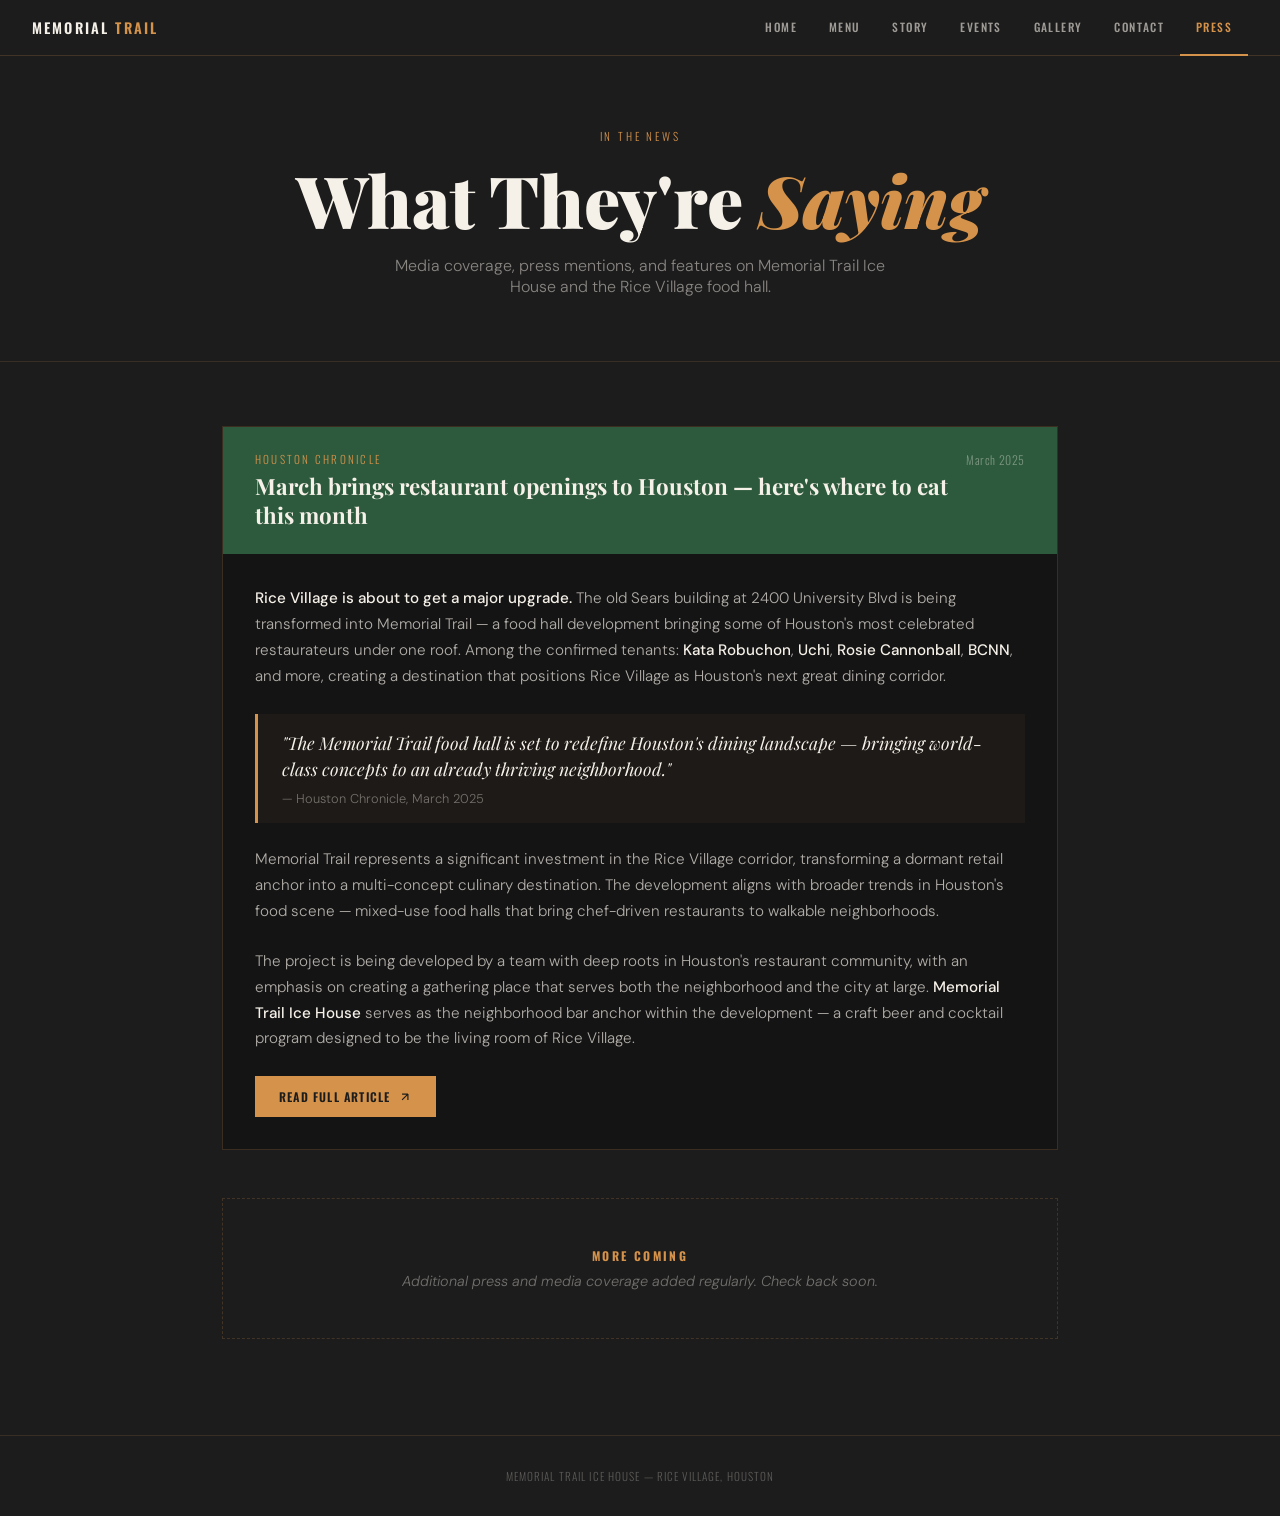
<file: press.html>
<!DOCTYPE html>
<html lang="en">
<head>
<meta charset="UTF-8">
<meta name="viewport" content="width=device-width, initial-scale=1.0">
<meta name="description" content="Press & Media — Memorial Trail Ice House. Houston Chronicle covers the Memorial Trail food hall development in Rice Village.">
<title>Press — Memorial Trail Ice House</title>
<link rel="preconnect" href="https://fonts.googleapis.com">
<link rel="preconnect" href="https://fonts.gstatic.com" crossorigin>
<link href="https://fonts.googleapis.com/css2?family=Playfair+Display:ital,wght@0,700;0,900;1,700&family=DM+Sans:wght@300;400;500&family=Oswald:wght@400;500;600&display=swap" rel="stylesheet">
<style>
  *, *::before, *::after { box-sizing: border-box; margin: 0; padding: 0; }

  :root {
    --charcoal: #1C1C1C;
    --green: #2D5A3D;
    --gold: #D4924A;
    --cream: #F5F0E8;
    --dark2: #141414;
  }

  body {
    background: var(--charcoal);
    color: var(--cream);
    font-family: 'DM Sans', sans-serif;
    font-weight: 300;
    overflow-x: hidden;
  }

  /* NAV */
  nav {
    position: fixed;
    top: 0; left: 0; right: 0;
    z-index: 100;
    background: var(--charcoal);
    border-bottom: 1px solid rgba(212,146,74,0.2);
    display: flex;
    align-items: center;
    justify-content: space-between;
    padding: 0 2rem;
    height: 56px;
  }

  .nav-logo {
    font-family: 'Oswald', sans-serif;
    font-size: 0.9rem;
    font-weight: 600;
    letter-spacing: 0.15em;
    text-transform: uppercase;
    color: var(--cream);
    text-decoration: none;
  }

  .nav-logo span { color: var(--gold); }

  .nav-links {
    display: flex;
    gap: 0;
    list-style: none;
  }

  .nav-links a {
    font-family: 'Oswald', sans-serif;
    font-size: 0.72rem;
    font-weight: 500;
    letter-spacing: 0.12em;
    text-transform: uppercase;
    color: rgba(245,240,232,0.6);
    text-decoration: none;
    padding: 0 1rem;
    height: 56px;
    display: flex;
    align-items: center;
    border-bottom: 2px solid transparent;
    transition: color 0.2s, border-color 0.2s;
  }

  .nav-links a:hover { color: var(--cream); }
  .nav-links a.active { color: var(--gold); border-bottom-color: var(--gold); }

  /* HERO */
  .hero {
    padding: 8rem 2rem 4rem;
    text-align: center;
    border-bottom: 1px solid rgba(212,146,74,0.15);
  }

  .hero-eyebrow {
    font-family: 'Oswald', sans-serif;
    font-size: 0.7rem;
    letter-spacing: 0.25em;
    text-transform: uppercase;
    color: var(--gold);
    margin-bottom: 1rem;
  }

  .hero h1 {
    font-family: 'Playfair Display', serif;
    font-size: clamp(2.5rem, 6vw, 4.5rem);
    font-weight: 900;
    line-height: 1.1;
    margin-bottom: 1rem;
    color: var(--cream);
  }

  .hero h1 em {
    font-style: italic;
    color: var(--gold);
  }

  .hero-sub {
    font-size: 1rem;
    color: rgba(245,240,232,0.5);
    font-weight: 300;
    max-width: 500px;
    margin: 0 auto;
  }

  /* PRESS SECTION */
  .press-container {
    max-width: 900px;
    margin: 0 auto;
    padding: 4rem 2rem 6rem;
  }

  .press-item {
    border: 1px solid rgba(212,146,74,0.2);
    margin-bottom: 3rem;
    background: var(--dark2);
  }

  .press-header {
    background: var(--green);
    padding: 1.5rem 2rem;
    display: flex;
    align-items: flex-start;
    justify-content: space-between;
    gap: 1rem;
  }

  .press-source {
    font-family: 'Oswald', sans-serif;
    font-size: 0.7rem;
    letter-spacing: 0.2em;
    text-transform: uppercase;
    color: var(--gold);
    margin-bottom: 0.3rem;
  }

  .press-headline {
    font-family: 'Playfair Display', serif;
    font-size: 1.4rem;
    font-weight: 700;
    color: var(--cream);
    line-height: 1.3;
  }

  .press-date {
    font-size: 0.75rem;
    color: rgba(245,240,232,0.4);
    white-space: nowrap;
    font-family: 'Oswald', sans-serif;
    letter-spacing: 0.05em;
  }

  .press-body {
    padding: 2rem;
  }

  .press-excerpt {
    font-size: 0.95rem;
    color: rgba(245,240,232,0.7);
    line-height: 1.7;
    margin-bottom: 1.5rem;
  }

  .press-excerpt strong {
    color: var(--cream);
    font-weight: 500;
  }

  .press-pullquote {
    border-left: 3px solid var(--gold);
    padding: 1rem 1.5rem;
    background: rgba(212,146,74,0.05);
    margin: 1.5rem 0;
  }

  .press-pullquote p {
    font-family: 'Playfair Display', serif;
    font-size: 1.1rem;
    font-style: italic;
    color: var(--cream);
    line-height: 1.5;
  }

  .press-pullquote cite {
    display: block;
    font-family: 'DM Sans', sans-serif;
    font-style: normal;
    font-size: 0.8rem;
    color: rgba(245,240,232,0.4);
    margin-top: 0.5rem;
  }

  .press-cta {
    display: inline-flex;
    align-items: center;
    gap: 0.5rem;
    padding: 0.75rem 1.5rem;
    background: var(--gold);
    color: var(--charcoal);
    font-family: 'Oswald', sans-serif;
    font-size: 0.75rem;
    font-weight: 600;
    letter-spacing: 0.1em;
    text-transform: uppercase;
    text-decoration: none;
    transition: background 0.2s;
  }

  .press-cta:hover { background: var(--cream); }

  /* UPCOMING PRESS */
  .upcoming-press {
    text-align: center;
    padding: 3rem 2rem;
    border: 1px dashed rgba(212,146,74,0.2);
    margin-top: 2rem;
  }

  .upcoming-press h3 {
    font-family: 'Oswald', sans-serif;
    font-size: 0.75rem;
    letter-spacing: 0.2em;
    text-transform: uppercase;
    color: var(--gold);
    margin-bottom: 0.5rem;
  }

  .upcoming-press p {
    font-size: 0.9rem;
    color: rgba(245,240,232,0.4);
    font-style: italic;
  }

  /* FOOTER */
  footer {
    border-top: 1px solid rgba(212,146,74,0.15);
    padding: 2rem;
    text-align: center;
    font-family: 'Oswald', sans-serif;
    font-size: 0.7rem;
    letter-spacing: 0.1em;
    color: rgba(245,240,232,0.3);
  }

  @media (max-width: 600px) {
    .press-header { flex-direction: column; }
    .nav-links a { padding: 0 0.5rem; font-size: 0.65rem; }
  }
</style>
</head>
<body>

<nav>
  <a href="index.html" class="nav-logo">Memorial <span>Trail</span></a>
  <ul class="nav-links">
    <a href="index.html">Home</a>
    <a href="menu.html">Menu</a>
    <a href="story.html">Story</a>
    <a href="events.html">Events</a>
    <a href="gallery.html">Gallery</a>
    <a href="contact.html">Contact</a>
    <a href="press.html" class="active">Press</a>
  </ul>
</nav>

<section class="hero">
  <p class="hero-eyebrow">In the News</p>
  <h1>What They're <em>Saying</em></h1>
  <p class="hero-sub">Media coverage, press mentions, and features on Memorial Trail Ice House and the Rice Village food hall.</p>
</section>

<div class="press-container">

  <!-- HOUSTON CHRONICLE — March 2025 -->
  <article class="press-item">
    <div class="press-header">
      <div>
        <p class="press-source">Houston Chronicle</p>
        <h2 class="press-headline">March brings restaurant openings to Houston — here's where to eat this month</h2>
      </div>
      <span class="press-date">March 2025</span>
    </div>
    <div class="press-body">
      <p class="press-excerpt">
        <strong>Rice Village is about to get a major upgrade.</strong> The old Sears building at 2400 University Blvd is being transformed into Memorial Trail — a food hall development bringing some of Houston's most celebrated restaurateurs under one roof. Among the confirmed tenants: <strong>Kata Robuchon</strong>, <strong>Uchi</strong>, <strong>Rosie Cannonball</strong>, <strong>BCNN</strong>, and more, creating a destination that positions Rice Village as Houston's next great dining corridor.
      </p>

      <blockquote class="press-pullquote">
        <p>"The Memorial Trail food hall is set to redefine Houston's dining landscape — bringing world-class concepts to an already thriving neighborhood."</p>
        <cite>— Houston Chronicle, March 2025</cite>
      </blockquote>

      <p class="press-excerpt">
        Memorial Trail represents a significant investment in the Rice Village corridor, transforming a dormant retail anchor into a multi-concept culinary destination. The development aligns with broader trends in Houston's food scene — mixed-use food halls that bring chef-driven restaurants to walkable neighborhoods.
      </p>

      <p class="press-excerpt">
        The project is being developed by a team with deep roots in Houston's restaurant community, with an emphasis on creating a gathering place that serves both the neighborhood and the city at large. <strong>Memorial Trail Ice House</strong> serves as the neighborhood bar anchor within the development — a craft beer and cocktail program designed to be the living room of Rice Village.
      </p>

      <a href="https://www.houstonchronicle.com/food-restaurants/article/march-houston-restaurant-openings-22092541.php" target="_blank" rel="noopener" class="press-cta">
        Read Full Article
        <svg width="14" height="14" fill="none" stroke="currentColor" stroke-width="2" viewBox="0 0 24 24"><path d="M7 17L17 7M17 7H7M17 7v10"/></svg>
      </a>
    </div>
  </article>

  <div class="upcoming-press">
    <h3>More Coming</h3>
    <p>Additional press and media coverage added regularly. Check back soon.</p>
  </div>

</div>

<footer>
  MEMORIAL TRAIL ICE HOUSE — RICE VILLAGE, HOUSTON
</footer>

</body>
</html>
</file>
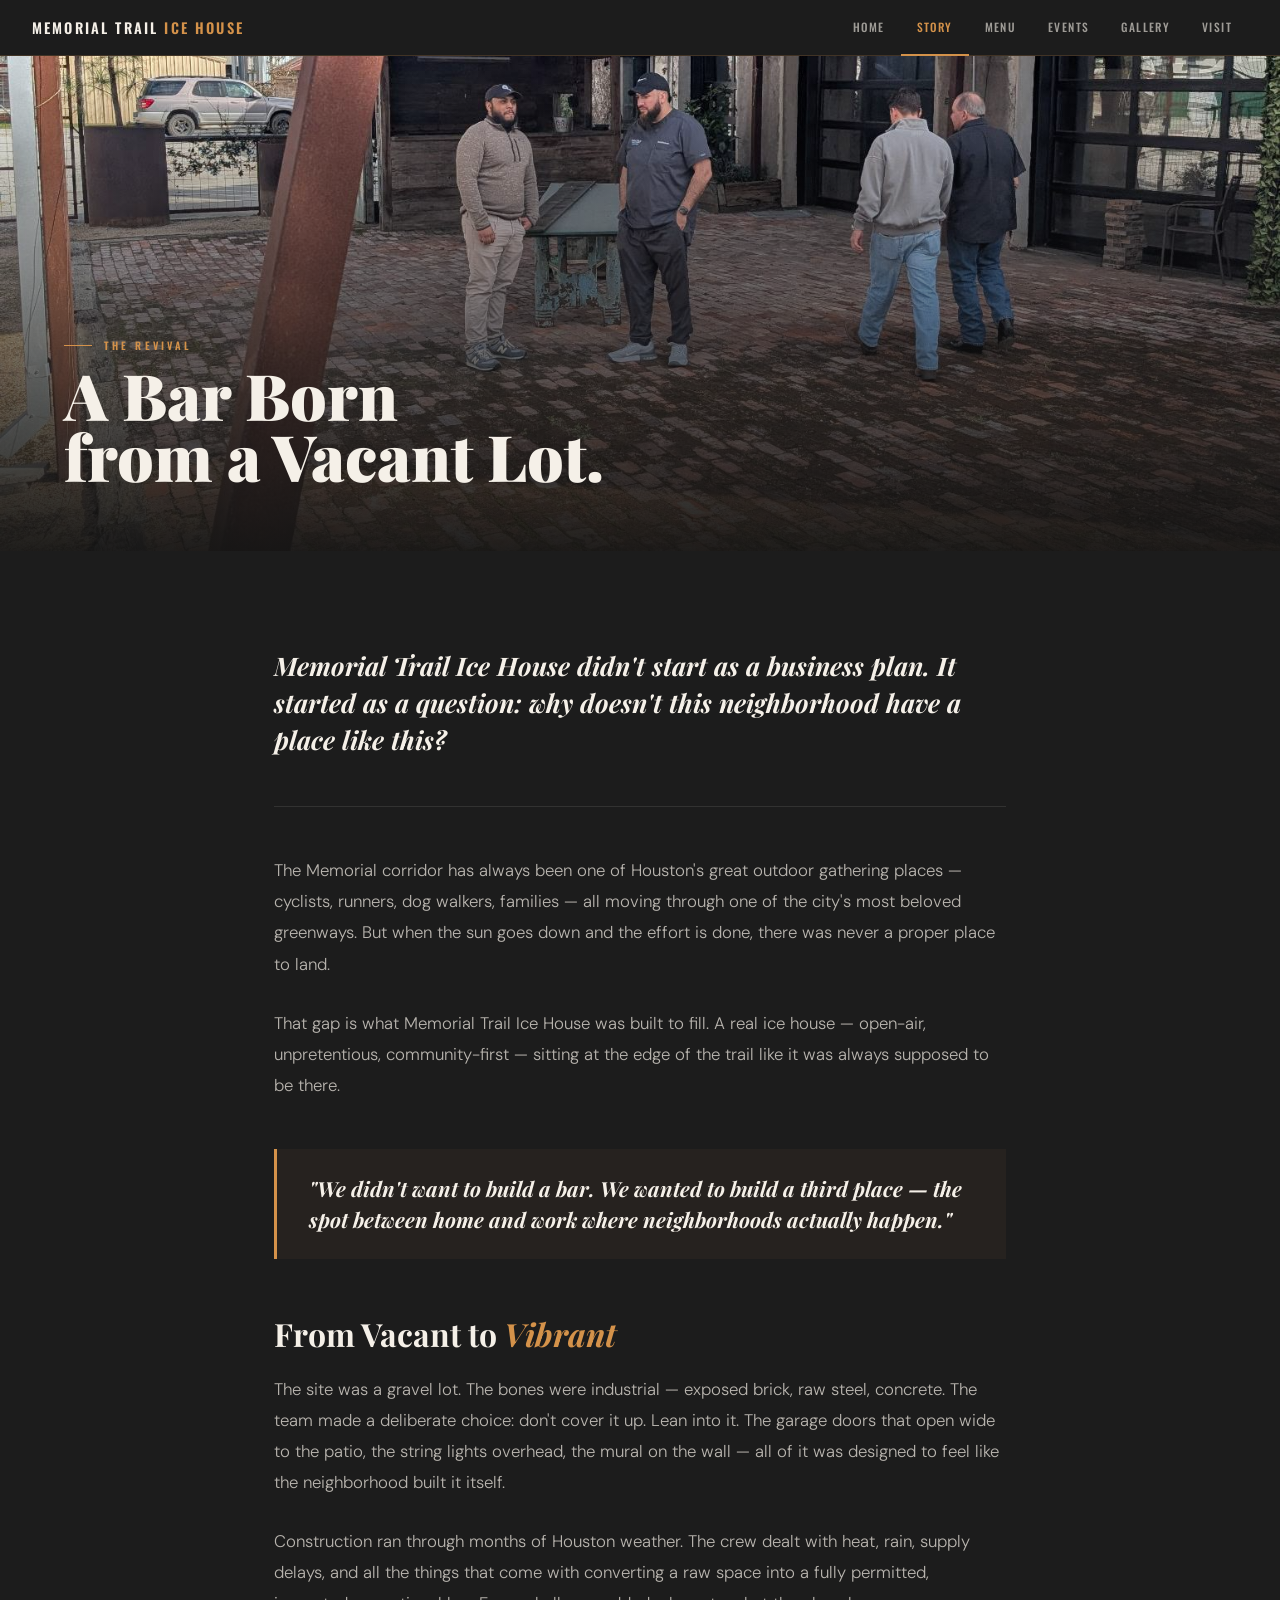
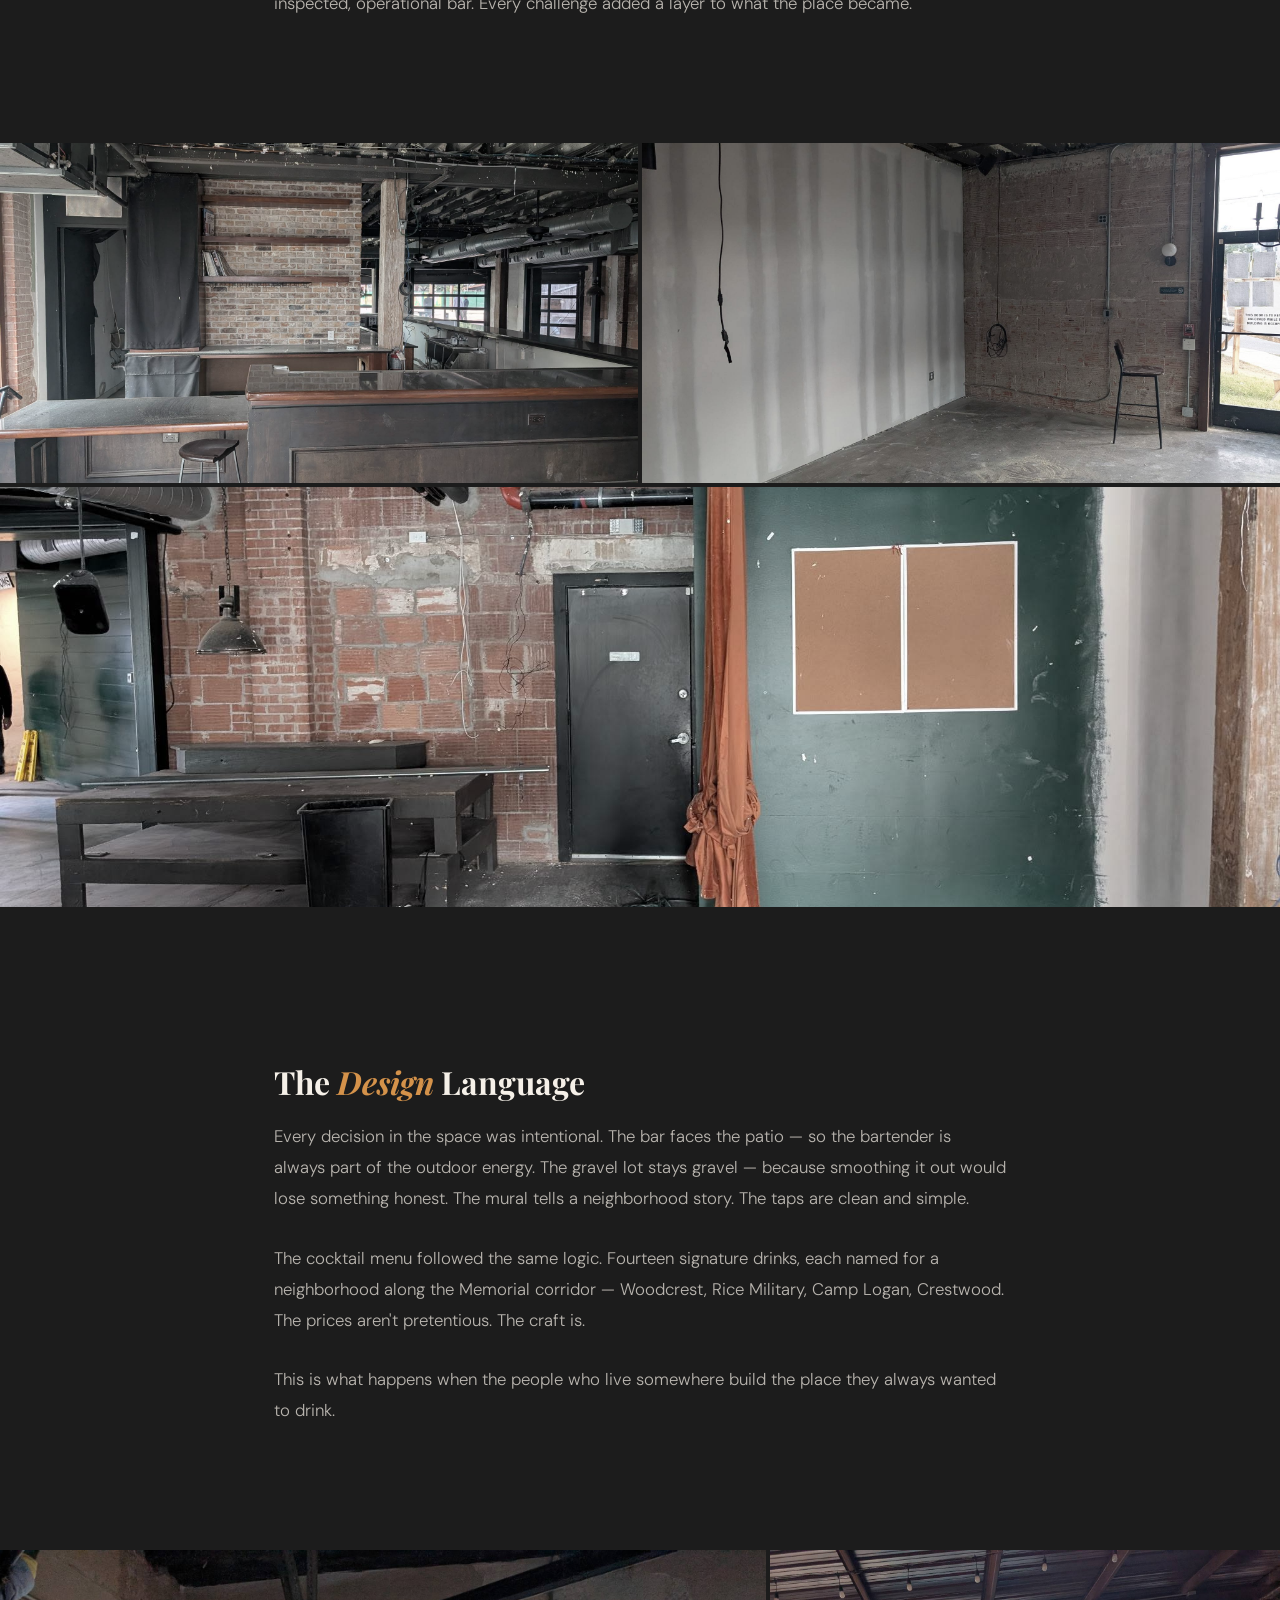
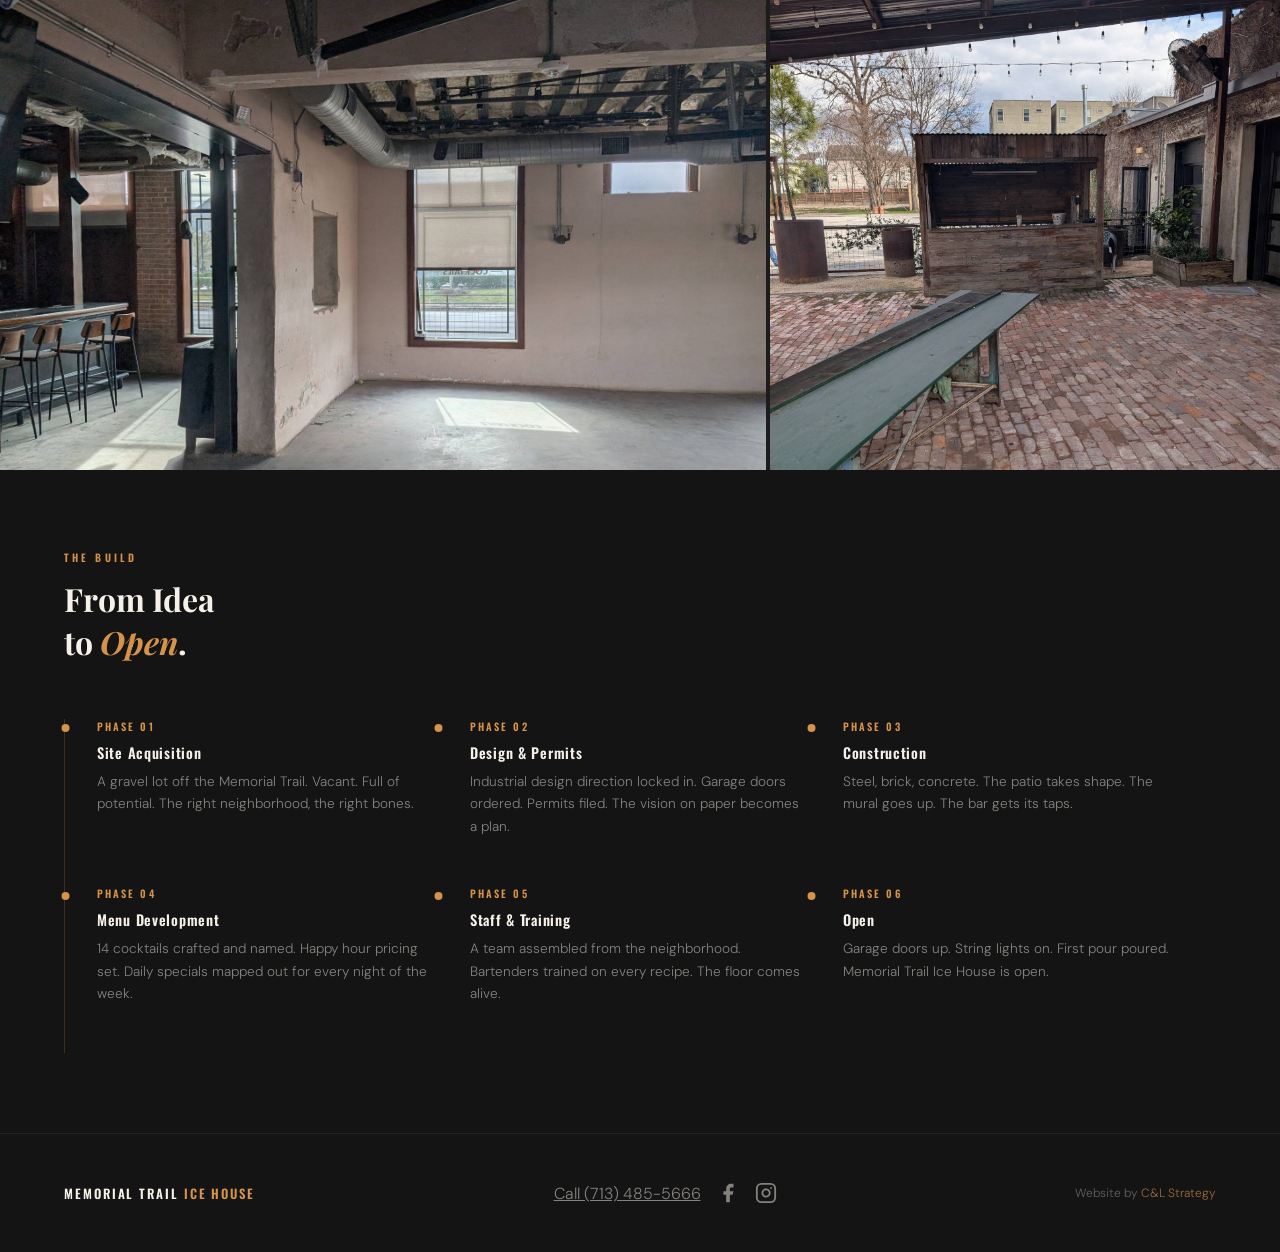
<file: story.html>
<!DOCTYPE html>
<html lang="en">
<head>
<meta charset="UTF-8">
<meta name="viewport" content="width=device-width, initial-scale=1.0">
<meta name="description" content="The story of Memorial Trail Ice House - a Houston neighborhood bar built around the patio, the trail, and the community.">
<title>The Story — Memorial Trail Ice House</title>
<link rel="preconnect" href="https://fonts.googleapis.com">
<link rel="preconnect" href="https://fonts.gstatic.com" crossorigin>
<link href="https://fonts.googleapis.com/css2?family=Playfair+Display:ital,wght@0,700;0,900;1,700&family=DM+Sans:wght@300;400;500&family=Oswald:wght@400;500;600&display=swap" rel="stylesheet">
<style>
  *, *::before, *::after { box-sizing: border-box; margin: 0; padding: 0; }

  :root {
    --charcoal: #1C1C1C;
    --green: #2D5A3D;
    --gold: #D4924A;
    --cream: #F5F0E8;
    --dark2: #141414;
  }

  body {
    background: var(--charcoal);
    color: var(--cream);
    font-family: 'DM Sans', sans-serif;
    font-weight: 300;
    overflow-x: hidden;
  }

  /* NAV */
  nav {
    position: fixed;
    top: 0; left: 0; right: 0;
    z-index: 100;
    background: var(--charcoal);
    border-bottom: 1px solid rgba(212,146,74,0.2);
    display: flex;
    align-items: center;
    justify-content: space-between;
    padding: 0 2rem;
    height: 56px;
  }

  .nav-logo {
    font-family: 'Oswald', sans-serif;
    font-size: 0.9rem;
    font-weight: 600;
    letter-spacing: 0.15em;
    text-transform: uppercase;
    color: var(--cream);
    text-decoration: none;
  }

  .nav-logo span { color: var(--gold); }

  .nav-links {
    display: flex;
    gap: 0;
    list-style: none;
  }

  .nav-links a {
    font-family: 'Oswald', sans-serif;
    font-size: 0.72rem;
    font-weight: 500;
    letter-spacing: 0.12em;
    text-transform: uppercase;
    color: rgba(245,240,232,0.6);
    text-decoration: none;
    padding: 0 1rem;
    height: 56px;
    display: flex;
    align-items: center;
    border-bottom: 2px solid transparent;
    transition: color 0.2s, border-color 0.2s;
  }

  .nav-links a:hover { color: var(--cream); }
  .nav-links a.active { color: var(--gold); border-bottom-color: var(--gold); }

  .nav-hamburger {
    display: none;
    flex-direction: column;
    gap: 5px;
    cursor: pointer;
    padding: 8px;
  }

  .nav-hamburger span {
    display: block;
    width: 24px;
    height: 2px;
    background: var(--cream);
  }

  .nav-mobile {
    display: none;
    position: fixed;
    top: 56px; left: 0; right: 0;
    background: var(--dark2);
    border-bottom: 1px solid rgba(212,146,74,0.2);
    z-index: 99;
    padding: 1rem 0;
  }

  .nav-mobile.open { display: block; }

  .nav-mobile a {
    display: block;
    font-family: 'Oswald', sans-serif;
    font-size: 0.85rem;
    letter-spacing: 0.12em;
    text-transform: uppercase;
    color: rgba(245,240,232,0.7);
    text-decoration: none;
    padding: 0.75rem 2rem;
    border-left: 3px solid transparent;
    transition: all 0.2s;
  }

  .nav-mobile a:hover, .nav-mobile a.active {
    color: var(--gold);
    border-left-color: var(--gold);
  }

  /* PAGE HEADER */
  .page-header {
    margin-top: 56px;
    position: relative;
    height: 55vh;
    min-height: 380px;
    overflow: hidden;
    display: flex;
    align-items: flex-end;
    padding: 0 4rem 4rem;
  }

  .page-header-bg {
    position: absolute;
    inset: 0;
    background-image: url('images/gallery/exterior-entrance.jpg');
    background-size: cover;
    background-position: center 55%;
    animation: kenburns 18s ease-in-out infinite alternate;
  }

  @keyframes kenburns {
    0%   { transform: scale(1.0); }
    100% { transform: scale(1.08) translate(1%, -1%); }
  }

  .page-header-overlay {
    position: absolute;
    inset: 0;
    background: linear-gradient(to top, rgba(20,20,20,0.95) 0%, rgba(20,20,20,0.4) 60%, transparent 100%);
  }

  .page-header-content { position: relative; z-index: 2; }

  .page-eyebrow {
    font-family: 'Oswald', sans-serif;
    font-size: 0.65rem;
    font-weight: 600;
    letter-spacing: 0.3em;
    text-transform: uppercase;
    color: var(--gold);
    margin-bottom: 0.75rem;
    display: flex;
    align-items: center;
    gap: 0.75rem;
  }

  .page-eyebrow::before {
    content: '';
    width: 28px;
    height: 1px;
    background: var(--gold);
  }

  .page-title {
    font-family: 'Playfair Display', serif;
    font-size: clamp(2.5rem, 5vw, 4.5rem);
    font-weight: 900;
    line-height: 0.95;
    color: var(--cream);
  }

  /* STORY BODY */
  .story-body {
    max-width: 860px;
    margin: 0 auto;
    padding: 6rem 4rem;
  }

  .story-body .lead {
    font-family: 'Playfair Display', serif;
    font-size: clamp(1.3rem, 2vw, 1.7rem);
    font-style: italic;
    font-weight: 700;
    line-height: 1.45;
    color: var(--cream);
    margin-bottom: 3rem;
    padding-bottom: 3rem;
    border-bottom: 1px solid rgba(245,240,232,0.1);
  }

  .story-body p {
    font-size: 1.05rem;
    line-height: 1.85;
    color: rgba(245,240,232,0.72);
    margin-bottom: 1.75rem;
  }

  .story-body h2 {
    font-family: 'Playfair Display', serif;
    font-size: clamp(1.6rem, 2.5vw, 2.2rem);
    font-weight: 700;
    color: var(--cream);
    margin: 3.5rem 0 1.25rem;
    line-height: 1.2;
  }

  .story-body h2 em { color: var(--gold); font-style: italic; }

  .pullquote {
    border-left: 3px solid var(--gold);
    padding: 1.5rem 2rem;
    margin: 3rem 0;
    background: rgba(212,146,74,0.05);
  }

  .pullquote p {
    font-family: 'Playfair Display', serif;
    font-size: 1.3rem;
    font-style: italic;
    font-weight: 700;
    color: var(--cream);
    line-height: 1.5;
    margin: 0;
  }

  /* CONSTRUCTION GRID */
  .construction-grid {
    display: grid;
    grid-template-columns: 1fr 1fr;
    gap: 4px;
    margin: 5rem 0;
  }

  .construction-grid img {
    width: 100%;
    height: 340px;
    object-fit: cover;
    display: block;
    filter: saturate(0.7);
    transition: filter 0.4s;
  }

  .construction-grid img:hover { filter: saturate(1); }

  .construction-grid .span2 {
    grid-column: span 2;
    height: 420px;
  }

  /* TIMELINE */
  .timeline {
    padding: 5rem 4rem;
    background: var(--dark2);
    position: relative;
  }

  .timeline-title {
    font-family: 'Playfair Display', serif;
    font-size: clamp(1.8rem, 2.5vw, 2.5rem);
    font-weight: 700;
    color: var(--cream);
    margin-bottom: 3.5rem;
  }

  .timeline-title em { color: var(--gold); font-style: italic; }

  .timeline-items {
    display: grid;
    grid-template-columns: 1fr 1fr 1fr;
    gap: 0;
    border-left: 1px solid rgba(212,146,74,0.2);
    padding-left: 2rem;
  }

  .tl-item {
    padding: 0 2.5rem 3rem 0;
    position: relative;
  }

  .tl-item::before {
    content: '';
    position: absolute;
    left: -2rem;
    top: 0.35rem;
    width: 8px;
    height: 8px;
    border-radius: 50%;
    background: var(--gold);
    transform: translateX(-3.5px);
  }

  .tl-date {
    font-family: 'Oswald', sans-serif;
    font-size: 0.65rem;
    font-weight: 600;
    letter-spacing: 0.2em;
    text-transform: uppercase;
    color: var(--gold);
    margin-bottom: 0.5rem;
  }

  .tl-item h3 {
    font-family: 'Oswald', sans-serif;
    font-size: 0.9rem;
    font-weight: 600;
    letter-spacing: 0.05em;
    color: var(--cream);
    margin-bottom: 0.5rem;
  }

  .tl-item p {
    font-size: 0.85rem;
    line-height: 1.65;
    color: rgba(245,240,232,0.5);
  }

  /* PHOTO PAIR */
  .photo-pair {
    display: grid;
    grid-template-columns: 3fr 2fr;
    gap: 4px;
    height: 520px;
  }

  .photo-pair img {
    width: 100%;
    height: 100%;
    object-fit: cover;
    display: block;
  }

  /* FOOTER */
  footer {
    background: var(--dark2);
    border-top: 1px solid rgba(245,240,232,0.06);
    padding: 3rem 4rem;
    display: flex;
    justify-content: space-between;
    align-items: center;
    flex-wrap: wrap;
    gap: 1rem;
  }

  .footer-brand {
    font-family: 'Oswald', sans-serif;
    font-size: 0.8rem;
    font-weight: 600;
    letter-spacing: 0.15em;
    text-transform: uppercase;
    color: var(--cream);
  }

  .footer-brand span { color: var(--gold); }

  .footer-credit {
    font-size: 0.75rem;
    color: rgba(245,240,232,0.35);
  }

  .footer-credit a {
    color: rgba(212,146,74,0.7);
    text-decoration: none;
  }

  .footer-credit a:hover { color: var(--gold); }
  .footer-social {
    display: flex;
    gap: 1rem;
    align-items: center;
  }
  .footer-social a {
    color: rgba(245,240,232,0.5);
    transition: color 0.2s;
    display: flex;
    align-items: center;
  }
  .footer-social a:hover { color: var(--gold); }

  @media (max-width: 900px) {
    .nav-links { display: none; }
    .nav-hamburger { display: flex; }
    .page-header { padding: 0 2rem 3rem; }
    .story-body { padding: 4rem 2rem; }
    .construction-grid { grid-template-columns: 1fr; }
    .construction-grid .span2 { grid-column: 1; height: 300px; }
    .construction-grid img { height: 260px; }
    .timeline { padding: 4rem 2rem; }
    .timeline-items { grid-template-columns: 1fr; }
    .photo-pair { grid-template-columns: 1fr; height: auto; }
    .photo-pair img { height: 280px; }
    footer { padding: 2rem; flex-direction: column; align-items: flex-start; }
  }
</style>
</head>
<body>

<nav>
  <a href="index.html" class="nav-logo">Memorial Trail <span>Ice House</span></a>
  <ul class="nav-links">
    <li><a href="index.html">Home</a></li>
    <li><a href="story.html" class="active">Story</a></li>
    <li><a href="menu.html">Menu</a></li>
    <li><a href="events.html">Events</a></li>
    <li><a href="gallery.html">Gallery</a></li>
    <li><a href="contact.html">Visit</a></li>
  </ul>
  <div class="nav-hamburger" id="hamburger" onclick="toggleMenu()">
    <span></span><span></span><span></span>
  </div>
</nav>

<div class="nav-mobile" id="navMobile">
  <a href="index.html">Home</a>
  <a href="story.html" class="active">Story</a>
  <a href="menu.html">Menu</a>
  <a href="events.html">Events</a>
  <a href="gallery.html">Gallery</a>
  <a href="contact.html">Visit</a>
</div>

<!-- PAGE HEADER -->
<div class="page-header">
  <div class="page-header-bg"></div>
  <div class="page-header-overlay"></div>
  <div class="page-header-content">
    <p class="page-eyebrow">The Revival</p>
    <h1 class="page-title">A Bar Born<br>from a Vacant Lot.</h1>
  </div>
</div>

<!-- STORY BODY -->
<div class="story-body">
  <p class="lead">
    Memorial Trail Ice House didn't start as a business plan. It started as a question: why doesn't this neighborhood have a place like this?
  </p>

  <p>
    The Memorial corridor has always been one of Houston's great outdoor gathering places — cyclists, runners, dog walkers, families — all moving through one of the city's most beloved greenways. But when the sun goes down and the effort is done, there was never a proper place to land.
  </p>

  <p>
    That gap is what Memorial Trail Ice House was built to fill. A real ice house — open-air, unpretentious, community-first — sitting at the edge of the trail like it was always supposed to be there.
  </p>

  <div class="pullquote">
    <p>"We didn't want to build a bar. We wanted to build a third place — the spot between home and work where neighborhoods actually happen."</p>
  </div>

  <h2>From Vacant to <em>Vibrant</em></h2>

  <p>
    The site was a gravel lot. The bones were industrial — exposed brick, raw steel, concrete. The team made a deliberate choice: don't cover it up. Lean into it. The garage doors that open wide to the patio, the string lights overhead, the mural on the wall — all of it was designed to feel like the neighborhood built it itself.
  </p>

  <p>
    Construction ran through months of Houston weather. The crew dealt with heat, rain, supply delays, and all the things that come with converting a raw space into a fully permitted, inspected, operational bar. Every challenge added a layer to what the place became.
  </p>
</div>

<!-- CONSTRUCTION GRID -->
<div style="padding: 0 0 4px; background: var(--charcoal);">
  <div class="construction-grid" style="margin: 0;">
    <img src="images/gallery/construction1.jpg" alt="Construction Phase 1">
    <img src="images/gallery/construction2.jpg" alt="Construction Phase 2">
    <img src="images/gallery/garage-doors.jpg" alt="Garage Doors Installation" class="span2">
  </div>
</div>

<!-- CONTINUE STORY -->
<div class="story-body">
  <h2>The <em>Design</em> Language</h2>

  <p>
    Every decision in the space was intentional. The bar faces the patio — so the bartender is always part of the outdoor energy. The gravel lot stays gravel — because smoothing it out would lose something honest. The mural tells a neighborhood story. The taps are clean and simple.
  </p>

  <p>
    The cocktail menu followed the same logic. Fourteen signature drinks, each named for a neighborhood along the Memorial corridor — Woodcrest, Rice Military, Camp Logan, Crestwood. The prices aren't pretentious. The craft is.
  </p>

  <p>
    This is what happens when the people who live somewhere build the place they always wanted to drink.
  </p>
</div>

<!-- PHOTO PAIR -->
<div class="photo-pair">
  <img src="images/gallery/interior-industrial.jpg" alt="Industrial interior">
  <img src="images/gallery/outdoor-bar.jpg" alt="Outdoor bar">
</div>

<!-- TIMELINE -->
<div class="timeline">
  <p style="font-family:'Oswald',sans-serif; font-size:0.65rem; font-weight:600; letter-spacing:0.3em; text-transform:uppercase; color:var(--gold); margin-bottom:0.75rem;">The Build</p>
  <h2 class="timeline-title">From Idea<br>to <em>Open</em>.</h2>
  <div class="timeline-items">
    <div class="tl-item">
      <div class="tl-date">Phase 01</div>
      <h3>Site Acquisition</h3>
      <p>A gravel lot off the Memorial Trail. Vacant. Full of potential. The right neighborhood, the right bones.</p>
    </div>
    <div class="tl-item">
      <div class="tl-date">Phase 02</div>
      <h3>Design & Permits</h3>
      <p>Industrial design direction locked in. Garage doors ordered. Permits filed. The vision on paper becomes a plan.</p>
    </div>
    <div class="tl-item">
      <div class="tl-date">Phase 03</div>
      <h3>Construction</h3>
      <p>Steel, brick, concrete. The patio takes shape. The mural goes up. The bar gets its taps.</p>
    </div>
    <div class="tl-item">
      <div class="tl-date">Phase 04</div>
      <h3>Menu Development</h3>
      <p>14 cocktails crafted and named. Happy hour pricing set. Daily specials mapped out for every night of the week.</p>
    </div>
    <div class="tl-item">
      <div class="tl-date">Phase 05</div>
      <h3>Staff & Training</h3>
      <p>A team assembled from the neighborhood. Bartenders trained on every recipe. The floor comes alive.</p>
    </div>
    <div class="tl-item">
      <div class="tl-date">Phase 06</div>
      <h3>Open</h3>
      <p>Garage doors up. String lights on. First pour poured. Memorial Trail Ice House is open.</p>
    </div>
  </div>
</div>

<!-- FOOTER -->
<footer>
  <div class="footer-brand">Memorial Trail <span>Ice House</span></div>
  <div class="footer-social">
    <a href="tel:+17134855666" aria-label="Call Memorial Trail Ice House">Call (713) 485-5666</a>
    <a href="https://www.facebook.com/groups/memorialtrailicehouse" target="_blank" rel="noopener" aria-label="Facebook">
      <svg width="22" height="22" viewBox="0 0 24 24" fill="currentColor"><path d="M18 2h-3a5 5 0 0 0-5 5v3H7v4h3v8h4v-8h3l1-4h-4V7a1 1 0 0 1 1-1h3z"/></svg>
    </a>
    <a href="https://www.instagram.com/memorial_trail_ice_house_htx/" target="_blank" rel="noopener" aria-label="Instagram">
      <svg width="22" height="22" viewBox="0 0 24 24" fill="none" stroke="currentColor" stroke-width="2" stroke-linecap="round" stroke-linejoin="round"><rect x="2" y="2" width="20" height="20" rx="5" ry="5"/><path d="M16 11.37A4 4 0 1 1 12.63 8 4 4 0 0 1 16 11.37z"/><line x1="17.5" y1="6.5" x2="17.51" y2="6.5"/></svg>
    </a>
  </div>
  <div class="footer-credit">Website by <a href="https://clstrategy.co" target="_blank">C&amp;L Strategy</a></div>
</footer>

<script>
  function toggleMenu() {
    document.getElementById('navMobile').classList.toggle('open');
  }
</script>

</body>
</html>
</file>
